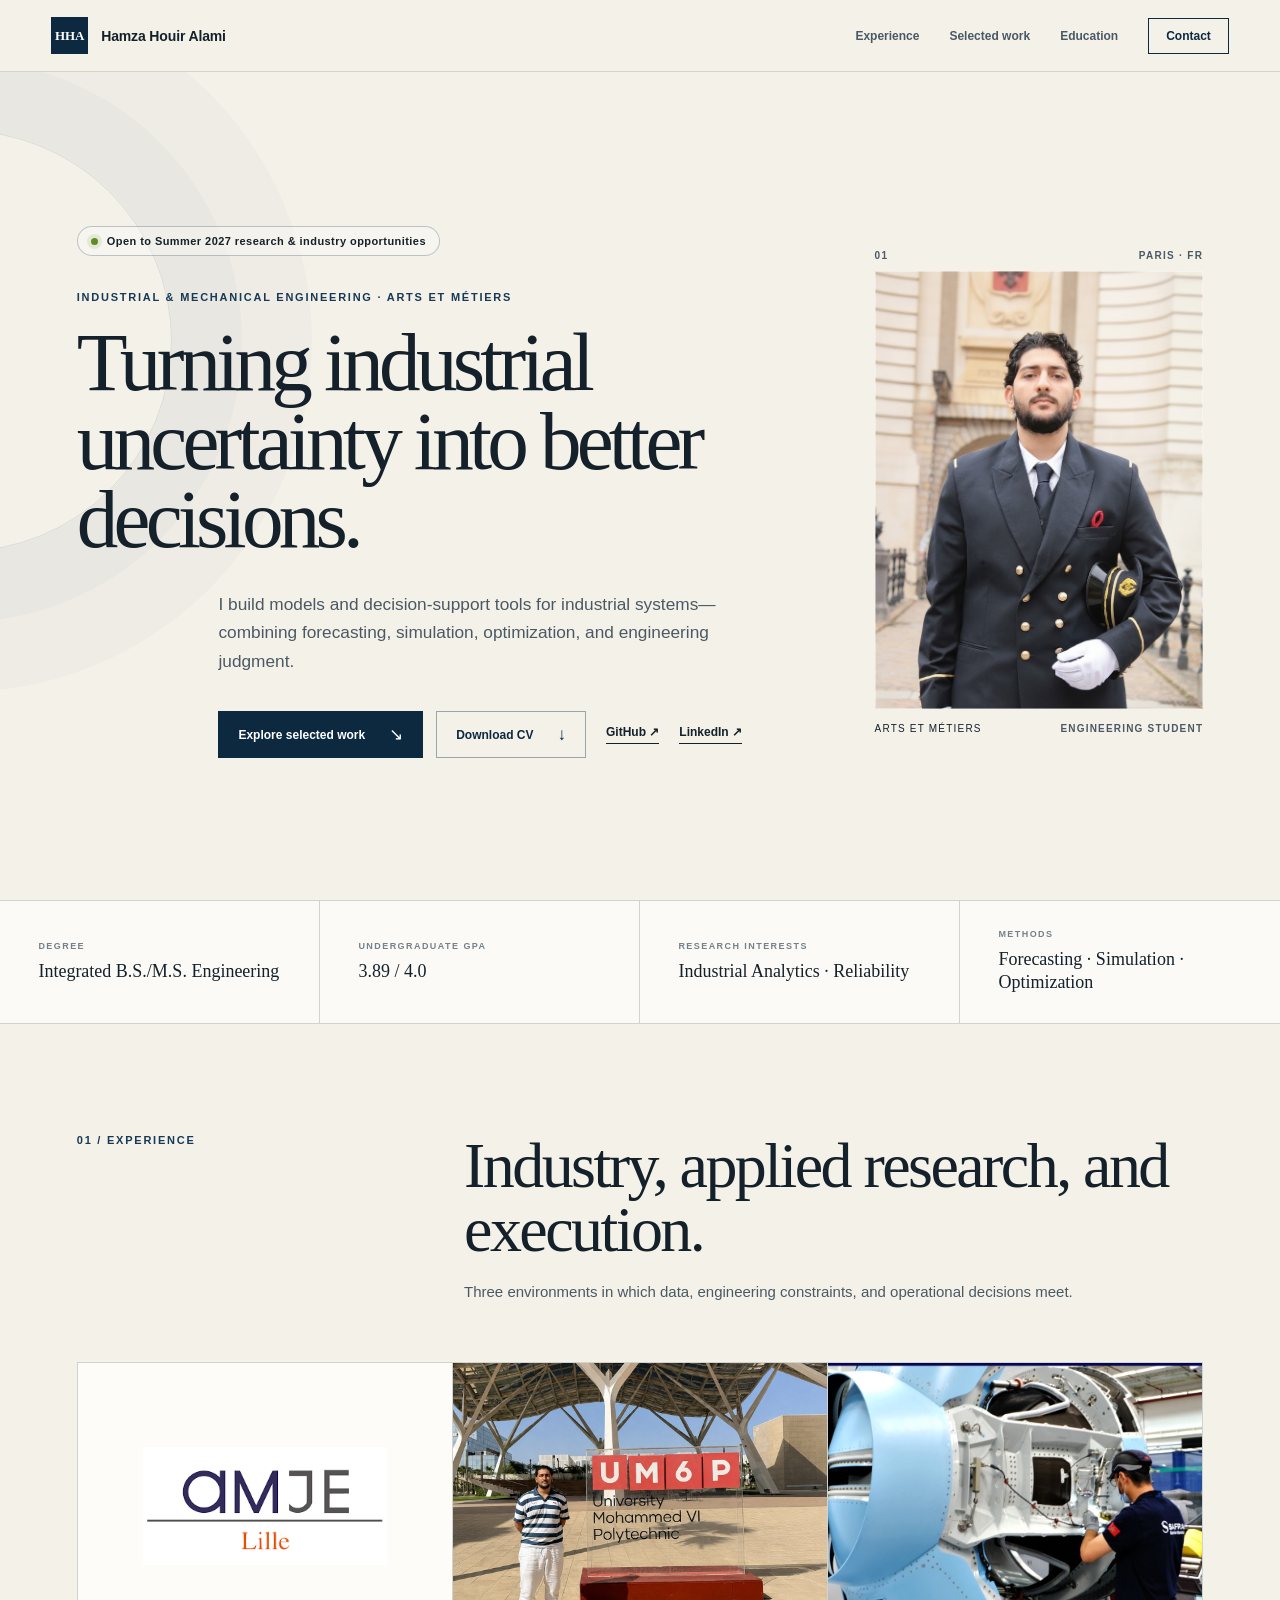
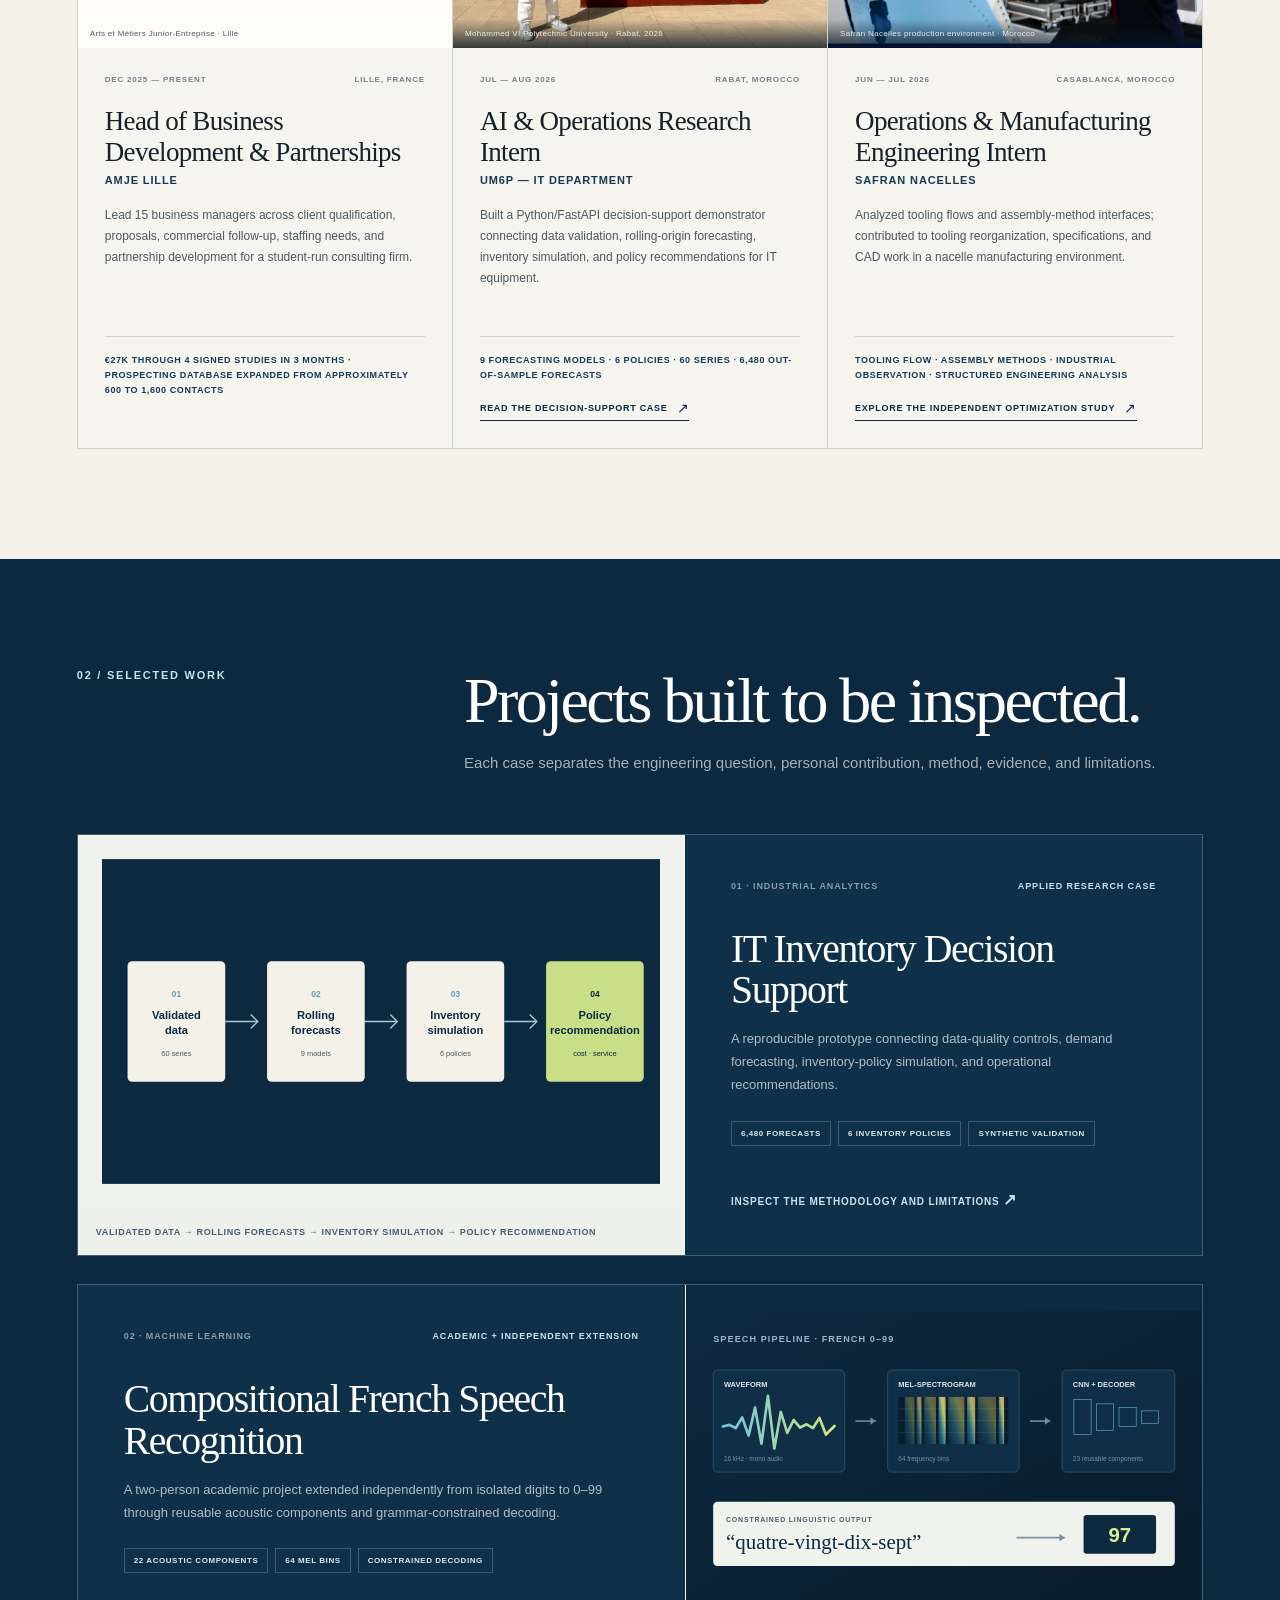
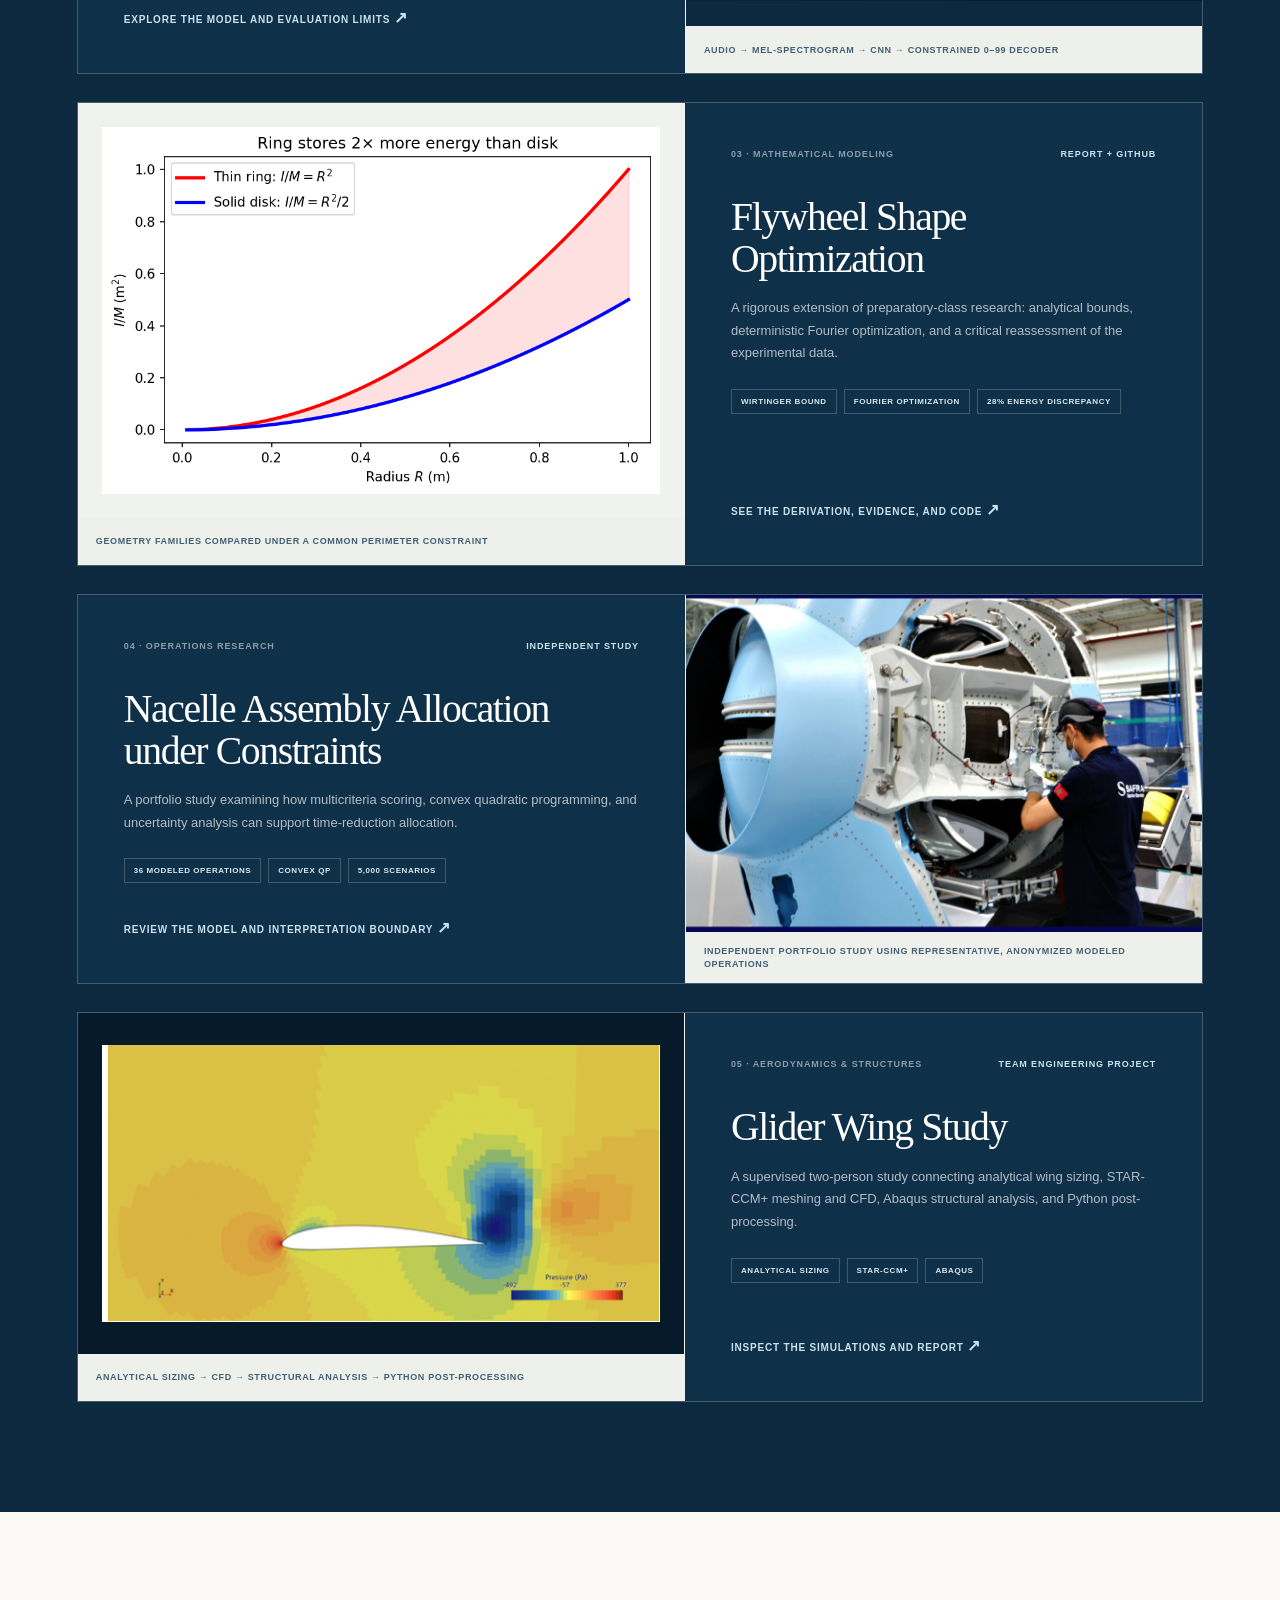
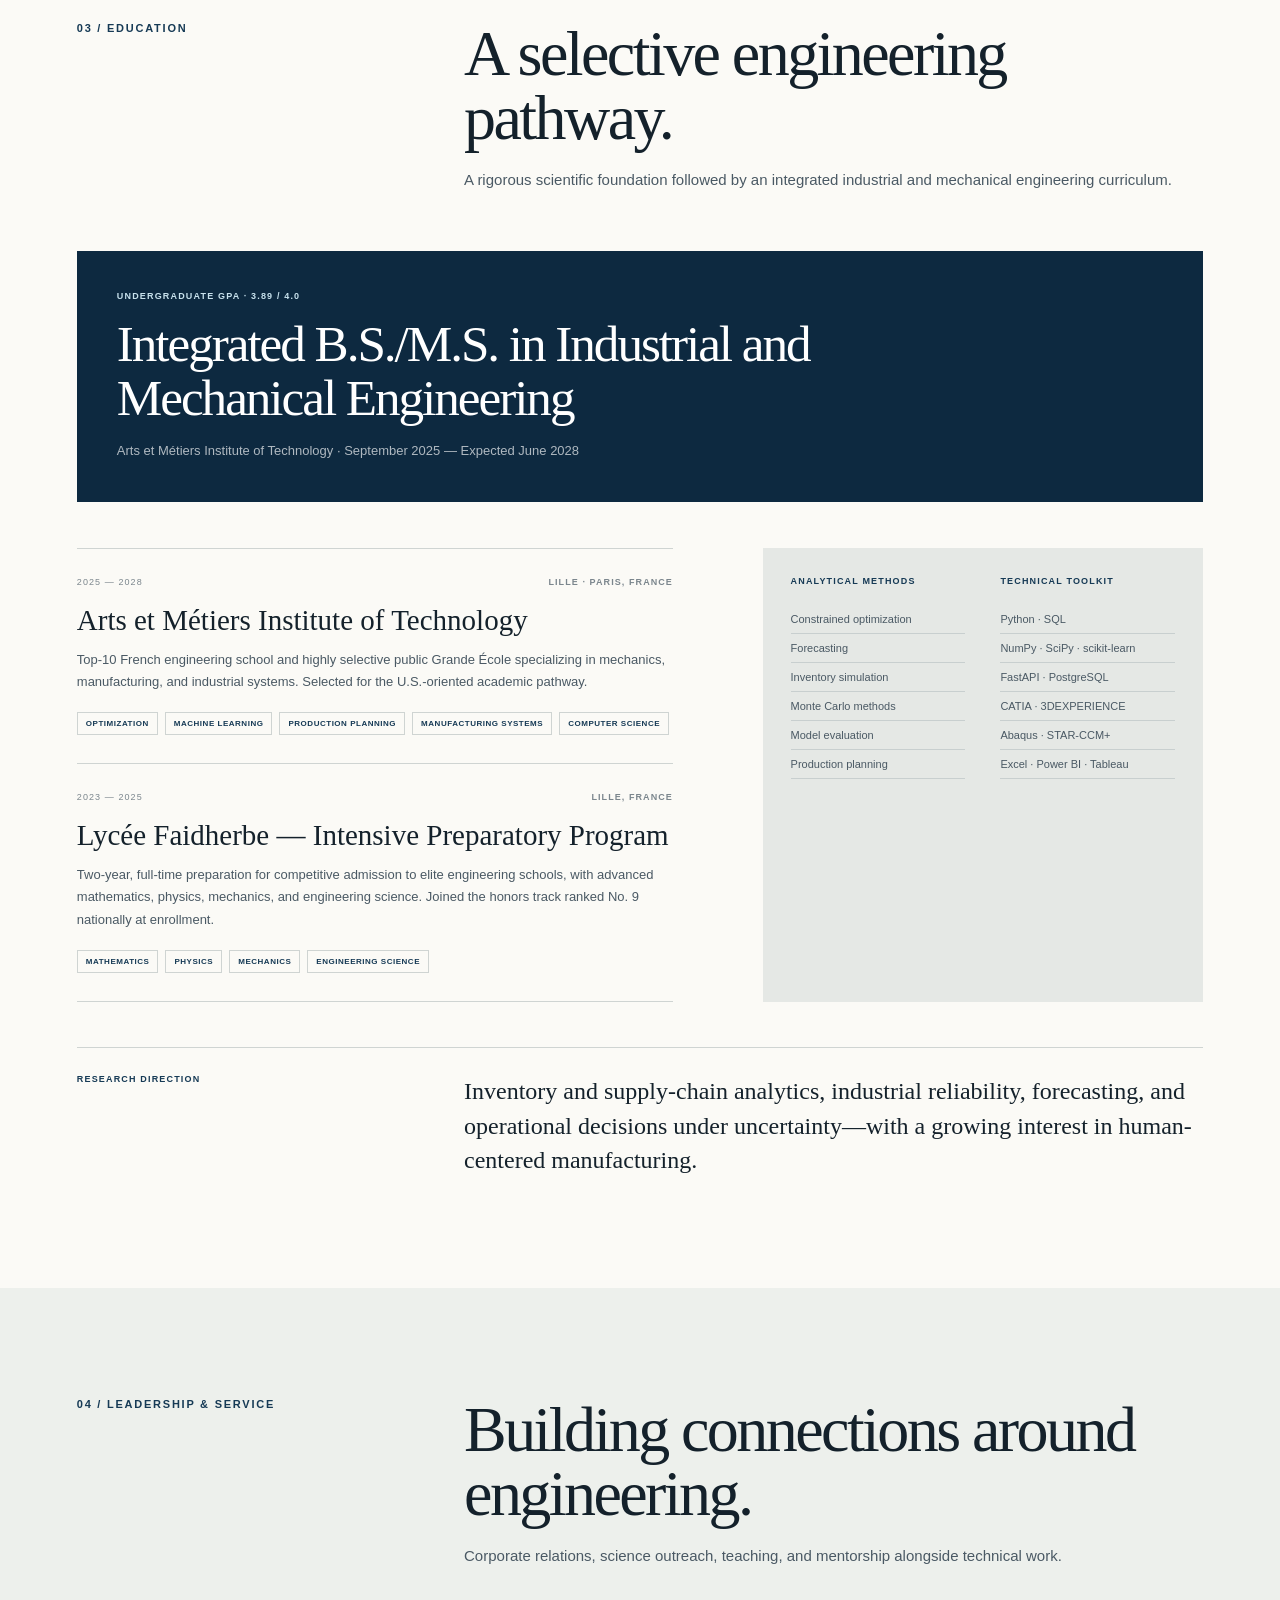
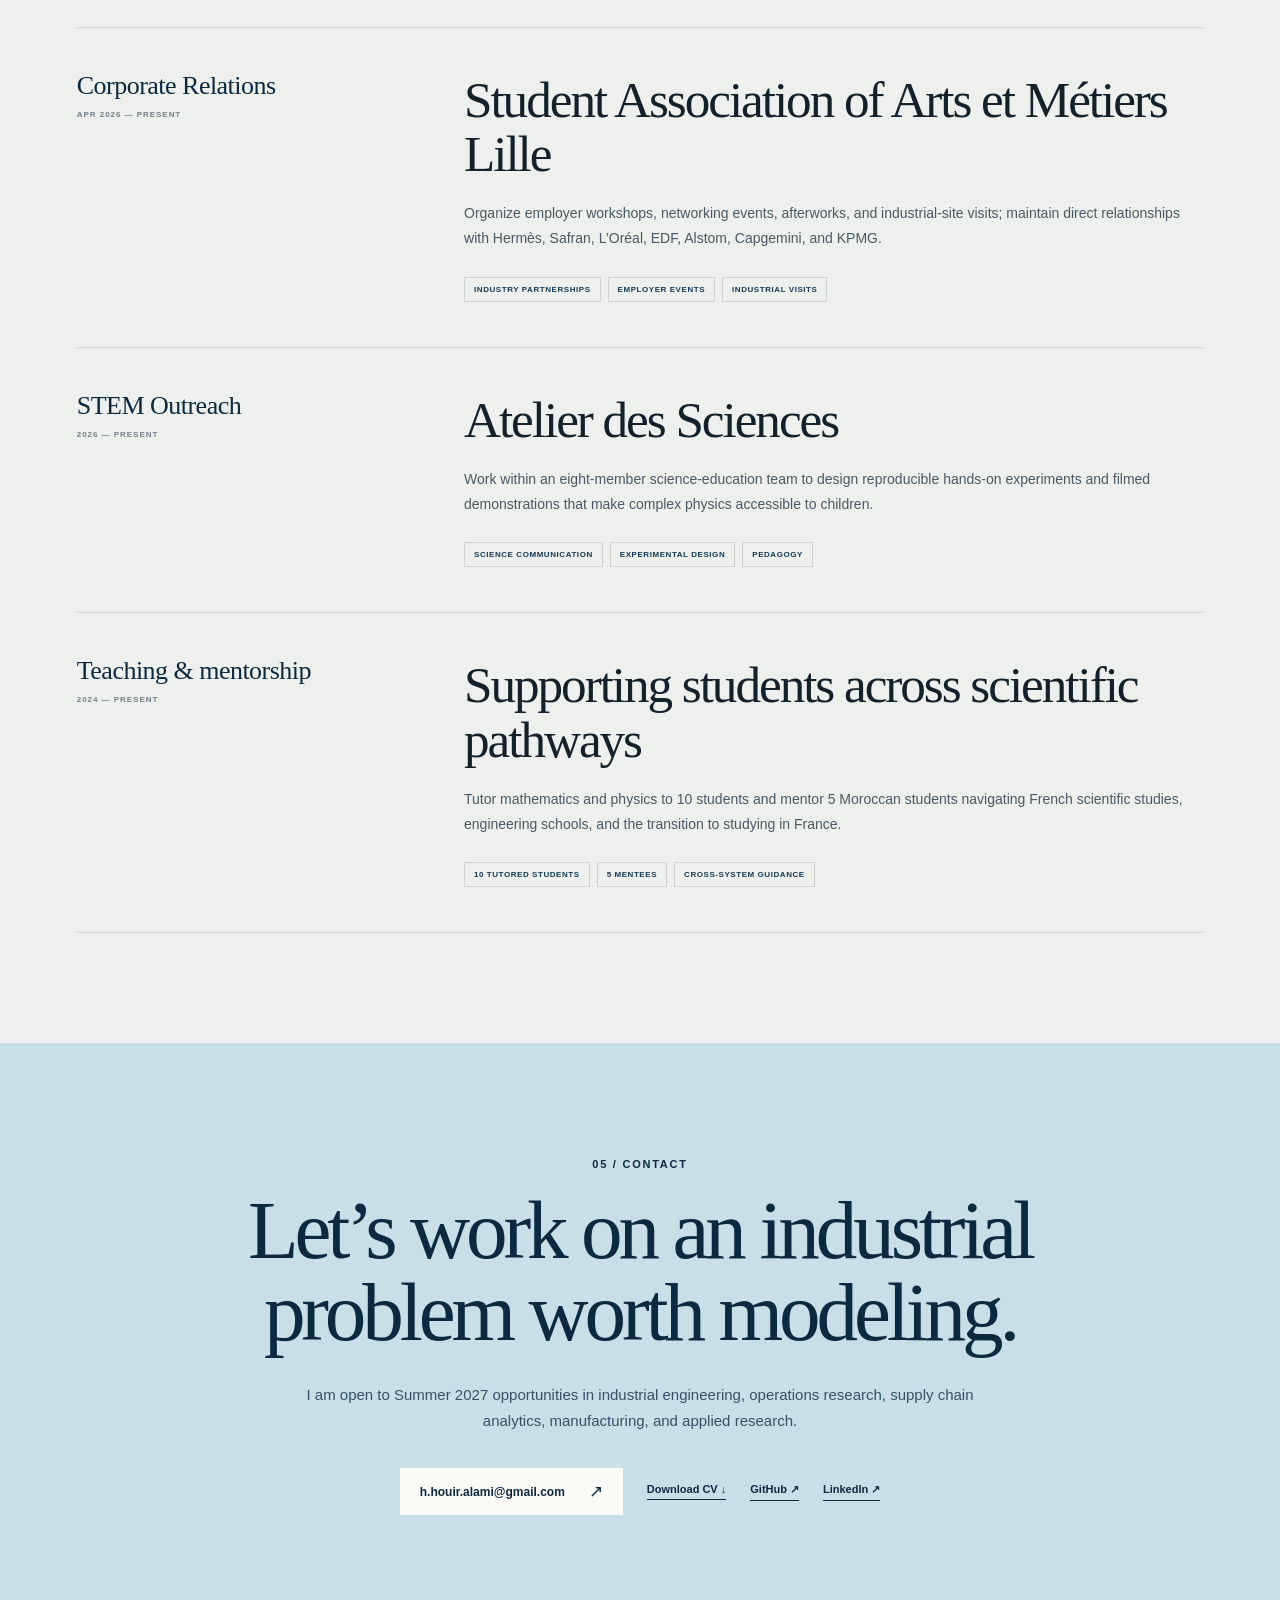
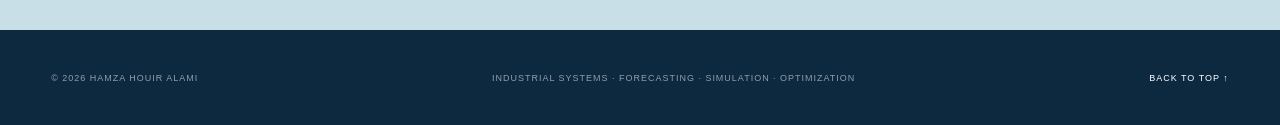
<file: index.html>
<!doctype html>
<html lang="en">
<head>
  <meta charset="utf-8">
  <meta name="viewport" content="width=device-width, initial-scale=1">
  <title>Hamza Houir Alami — Industrial &amp; Mechanical Engineering</title>
  <meta name="description" content="Portfolio of Hamza Houir Alami, an Arts et Métiers engineering student working on industrial systems, forecasting, optimization, and decision-making under uncertainty.">
  <meta name="theme-color" content="#0d2940">
  <meta property="og:title" content="Hamza Houir Alami — Engineering Portfolio">
  <meta property="og:description" content="Industrial systems, forecasting, optimization, and decision-making under uncertainty.">
  <meta property="og:type" content="website">
  <meta property="og:url" content="https://hamza-67.github.io/">
  <meta property="og:image" content="hamza.jpg">
  <meta name="twitter:card" content="summary_large_image">
  <link rel="stylesheet" href="styles.css?v=10">
  <script type="application/ld+json">
  {
    "@context": "https://schema.org",
    "@type": "Person",
    "name": "Hamza Houir Alami",
    "jobTitle": "Industrial and Mechanical Engineering Student",
    "email": "mailto:h.houir.alami@gmail.com",
    "url": "https://hamza-67.github.io/",
    "sameAs": ["https://github.com/Hamza-67", "https://www.linkedin.com/in/hamza-houir-alami-016a88372"],
    "affiliation": {"@type": "CollegeOrUniversity", "name": "Arts et Métiers Institute of Technology"},
    "knowsAbout": ["Industrial engineering", "Operations research", "Mechanical engineering", "Forecasting", "Optimization", "Supply chain", "Manufacturing systems"]
  }
  </script>
</head>
<body>
  <a class="skip-link" href="#main">Skip to content</a>
  <header class="site-header">
    <a class="brand" href="#top" aria-label="Hamza Houir Alami — home"><span>HHA</span><strong>Hamza Houir Alami</strong></a>
    <nav aria-label="Main navigation">
      <a href="#experience">Experience</a><a href="#work">Selected work</a><a href="#academics">Education</a><a class="nav-contact" href="mailto:h.houir.alami@gmail.com">Contact</a>
    </nav>
  </header>

  <main id="main">
    <section class="hero" id="top">
      <div class="hero-copy">
        <div class="status-pill"><i></i> Open to Summer 2027 research &amp; industry opportunities</div>
        <p class="kicker">Industrial &amp; Mechanical Engineering · Arts et Métiers</p>
        <h1>Turning industrial uncertainty into better decisions.</h1>
        <p class="hero-lead">I build models and decision-support tools for industrial systems—combining forecasting, simulation, optimization, and engineering judgment.</p>
        <div class="hero-actions">
          <a class="button button-primary" href="#work">Explore selected work <span>↘</span></a>
          <a class="button button-secondary" href="assets/Hamza_Houir_Alami_CV.pdf" download>Download CV <span>↓</span></a>
          <a class="text-link" href="https://github.com/Hamza-67" target="_blank" rel="noreferrer">GitHub ↗</a>
          <a class="text-link" href="https://www.linkedin.com/in/hamza-houir-alami-016a88372" target="_blank" rel="noreferrer">LinkedIn ↗</a>
        </div>
      </div>
      <div class="hero-portrait-wrap">
        <div class="portrait-index"><span>01</span><span>PARIS · FR</span></div>
        <div class="portrait-frame"><img src="hamza.jpg" alt="Hamza Houir Alami"></div>
        <div class="portrait-caption"><span>Arts et Métiers</span><strong>Engineering Student</strong></div>
      </div>
    </section>

    <section class="proof-strip" aria-label="Profile summary">
      <div><span>Degree</span><strong>Integrated B.S./M.S. Engineering</strong></div>
      <div><span>Undergraduate GPA</span><strong>3.89 / 4.0</strong></div>
      <div><span>Research interests</span><strong>Industrial Analytics · Reliability</strong></div>
      <div><span>Methods</span><strong>Forecasting · Simulation · Optimization</strong></div>
    </section>

    <section class="section" id="experience">
      <div class="section-heading">
        <p>01 / Experience</p><h2>Industry, applied research, and execution.</h2><span>Three environments in which data, engineering constraints, and operational decisions meet.</span>
      </div>
      <div class="experience-cards">
        <article class="experience-card">
          <figure class="experience-media experience-media-logo">
            <img src="assets/experience-amje.png" alt="AMJE Lille logo" loading="lazy">
            <figcaption>Arts et Métiers Junior-Entreprise · Lille</figcaption>
          </figure>
          <div class="experience-card-copy">
            <div class="experience-meta"><span>Dec 2025 — Present</span><span>Lille, France</span></div>
            <h3>Head of Business Development &amp; Partnerships</h3><p class="experience-org">AMJE Lille</p>
            <p>Lead 15 business managers across client qualification, proposals, commercial follow-up, staffing needs, and partnership development for a student-run consulting firm.</p>
            <strong>€27k through 4 signed studies in 3 months · prospecting database expanded from approximately 600 to 1,600 contacts</strong>
          </div>
        </article>

        <article class="experience-card">
          <figure class="experience-media experience-media-portrait">
            <img src="assets/experience-um6p.jpg" alt="Hamza Houir Alami at Mohammed VI Polytechnic University in Rabat" loading="lazy">
            <figcaption>Mohammed VI Polytechnic University · Rabat, 2026</figcaption>
          </figure>
          <div class="experience-card-copy">
            <div class="experience-meta"><span>Jul — Aug 2026</span><span>Rabat, Morocco</span></div>
            <h3>AI &amp; Operations Research Intern</h3><p class="experience-org">UM6P — IT Department</p>
            <p>Built a Python/FastAPI decision-support demonstrator connecting data validation, rolling-origin forecasting, inventory simulation, and policy recommendations for IT equipment.</p>
            <strong>9 forecasting models · 6 policies · 60 series · 6,480 out-of-sample forecasts</strong>
            <a class="experience-case-link" href="projects/um6p-decision-support.html">Read the decision-support case <span>↗</span></a>
          </div>
        </article>

        <article class="experience-card">
          <figure class="experience-media">
            <img src="assets/experience-safran.jpg" alt="Aircraft nacelle manufacturing environment" loading="lazy">
            <figcaption>Safran Nacelles production environment · Morocco</figcaption>
          </figure>
          <div class="experience-card-copy">
            <div class="experience-meta"><span>Jun — Jul 2026</span><span>Casablanca, Morocco</span></div>
            <h3>Operations &amp; Manufacturing Engineering Intern</h3><p class="experience-org">Safran Nacelles</p>
            <p>Analyzed tooling flows and assembly-method interfaces; contributed to tooling reorganization, specifications, and CAD work in a nacelle manufacturing environment.</p>
            <strong>Tooling flow · assembly methods · industrial observation · structured engineering analysis</strong>
            <a class="experience-case-link" href="projects/safran-optimization.html">Explore the independent optimization study <span>↗</span></a>
          </div>
        </article>

      </div>
    </section>

    <section class="section work-section" id="work">
      <div class="section-heading light">
        <p>02 / Selected work</p><h2>Projects built to be inspected.</h2><span>Each case separates the engineering question, personal contribution, method, evidence, and limitations.</span>
      </div>
      <div class="project-showcase">
        <a class="project-feature" href="projects/um6p-decision-support.html">
          <figure class="project-feature-media project-feature-graphic project-feature-cnn">
            <img src="assets/inventory-decision-pipeline.svg" alt="Forecasting, inventory simulation, and policy recommendation pipeline" loading="lazy">
            <figcaption>Validated data → rolling forecasts → inventory simulation → policy recommendation</figcaption>
          </figure>
          <div class="project-feature-copy"><div class="project-feature-meta"><span>01 · Industrial analytics</span><b>Applied research case</b></div><h3>IT Inventory Decision Support</h3><p>A reproducible prototype connecting data-quality controls, demand forecasting, inventory-policy simulation, and operational recommendations.</p><ul><li>6,480 forecasts</li><li>6 inventory policies</li><li>Synthetic validation</li></ul><strong>Inspect the methodology and limitations <em>↗</em></strong></div>
        </a>

        <a class="project-feature project-feature-reverse project-feature-cnn" href="projects/speech-recognition.html">
          <figure class="project-feature-media project-feature-graphic">
            <img src="assets/cnn-mel-pipeline.svg" alt="Audio waveform transformed into a mel-spectrogram and decoded by a CNN" loading="lazy">
            <figcaption>Audio → mel-spectrogram → CNN → constrained 0–99 decoder</figcaption>
          </figure>
          <div class="project-feature-copy"><div class="project-feature-meta"><span>02 · Machine learning</span><b>Academic + independent extension</b></div><h3>Compositional French Speech Recognition</h3><p>A two-person academic project extended independently from isolated digits to 0–99 through reusable acoustic components and grammar-constrained decoding.</p><ul><li>22 acoustic components</li><li>64 mel bins</li><li>Constrained decoding</li></ul><strong>Explore the model and evaluation limits <em>↗</em></strong></div>
        </a>

        <a class="project-feature" href="projects/flywheel.html">
          <figure class="project-feature-media project-feature-graphic">
            <img src="assets/flywheel-shapes.png" alt="Comparison of flywheel geometries" loading="lazy">
            <figcaption>Geometry families compared under a common perimeter constraint</figcaption>
          </figure>
          <div class="project-feature-copy"><div class="project-feature-meta"><span>03 · Mathematical modeling</span><b>Report + GitHub</b></div><h3>Flywheel Shape Optimization</h3><p>A rigorous extension of preparatory-class research: analytical bounds, deterministic Fourier optimization, and a critical reassessment of the experimental data.</p><ul><li>Wirtinger bound</li><li>Fourier optimization</li><li>28% energy discrepancy</li></ul><strong>See the derivation, evidence, and code <em>↗</em></strong></div>
        </a>

        <a class="project-feature project-feature-reverse" href="projects/safran-optimization.html">
          <figure class="project-feature-media project-feature-photo">
            <img src="assets/experience-safran.jpg" alt="Aircraft nacelle assembly environment" loading="lazy">
            <figcaption>Independent portfolio study using representative, anonymized modeled operations</figcaption>
          </figure>
          <div class="project-feature-copy"><div class="project-feature-meta"><span>04 · Operations research</span><b>Independent study</b></div><h3>Nacelle Assembly Allocation under Constraints</h3><p>A portfolio study examining how multicriteria scoring, convex quadratic programming, and uncertainty analysis can support time-reduction allocation.</p><ul><li>36 modeled operations</li><li>Convex QP</li><li>5,000 scenarios</li></ul><strong>Review the model and interpretation boundary <em>↗</em></strong></div>
        </a>

        <a class="project-feature" href="projects/glider.html">
          <figure class="project-feature-media project-feature-graphic project-feature-dark">
            <img src="assets/glider-cfd.png" alt="STAR-CCM+ pressure distribution around a glider wing" loading="lazy">
            <figcaption>Analytical sizing → CFD → structural analysis → Python post-processing</figcaption>
          </figure>
          <div class="project-feature-copy"><div class="project-feature-meta"><span>05 · Aerodynamics &amp; structures</span><b>Team engineering project</b></div><h3>Glider Wing Study</h3><p>A supervised two-person study connecting analytical wing sizing, STAR-CCM+ meshing and CFD, Abaqus structural analysis, and Python post-processing.</p><ul><li>Analytical sizing</li><li>STAR-CCM+</li><li>Abaqus</li></ul><strong>Inspect the simulations and report <em>↗</em></strong></div>
        </a>
      </div>
    </section>

    <section class="section academics-section" id="academics">
      <div class="section-heading"><p>03 / Education</p><h2>A selective engineering pathway.</h2><span>A rigorous scientific foundation followed by an integrated industrial and mechanical engineering curriculum.</span></div>
      <div class="degree-banner">
        <span>Undergraduate GPA · 3.89 / 4.0</span><h3>Integrated B.S./M.S. in Industrial and Mechanical Engineering</h3><p>Arts et Métiers Institute of Technology · September 2025 — Expected June 2028</p>
      </div>
      <div class="academics-grid">
        <div class="education-list">
          <article>
            <div><span>2025 — 2028</span><b>Lille · Paris, France</b></div><h3>Arts et Métiers Institute of Technology</h3>
            <p>Top-10 French engineering school and highly selective public Grande École specializing in mechanics, manufacturing, and industrial systems. Selected for the U.S.-oriented academic pathway.</p>
            <ul class="academic-tags"><li>Optimization</li><li>Machine learning</li><li>Production planning</li><li>Manufacturing systems</li><li>Computer science</li></ul>
          </article>
          <article>
            <div><span>2023 — 2025</span><b>Lille, France</b></div><h3>Lycée Faidherbe — Intensive Preparatory Program</h3>
            <p>Two-year, full-time preparation for competitive admission to elite engineering schools, with advanced mathematics, physics, mechanics, and engineering science. Joined the honors track ranked No. 9 nationally at enrollment.</p>
            <ul class="academic-tags"><li>Mathematics</li><li>Physics</li><li>Mechanics</li><li>Engineering science</li></ul>
          </article>
        </div>
        <aside class="skills-panel" aria-label="Academic toolkit">
          <div><span>Analytical methods</span><ul><li>Constrained optimization</li><li>Forecasting</li><li>Inventory simulation</li><li>Monte Carlo methods</li><li>Model evaluation</li><li>Production planning</li></ul></div>
          <div><span>Technical toolkit</span><ul><li>Python · SQL</li><li>NumPy · SciPy · scikit-learn</li><li>FastAPI · PostgreSQL</li><li>CATIA · 3DEXPERIENCE</li><li>Abaqus · STAR-CCM+</li><li>Excel · Power BI · Tableau</li></ul></div>
        </aside>
      </div>
      <div class="graduate-note"><span>Research direction</span><p>Inventory and supply-chain analytics, industrial reliability, forecasting, and operational decisions under uncertainty—with a growing interest in human-centered manufacturing.</p></div>
    </section>

    <section class="section leadership-section" id="leadership">
      <div class="section-heading"><p>04 / Leadership &amp; service</p><h2>Building connections around engineering.</h2><span>Corporate relations, science outreach, teaching, and mentorship alongside technical work.</span></div>
      <article class="initiative-card">
        <div class="initiative-index"><span>Corporate Relations</span><b>Apr 2026 — Present</b></div>
        <div class="initiative-copy"><h3>Student Association of Arts et Métiers Lille</h3><p>Organize employer workshops, networking events, afterworks, and industrial-site visits; maintain direct relationships with Hermès, Safran, L’Oréal, EDF, Alstom, Capgemini, and KPMG.</p><ul><li>Industry partnerships</li><li>Employer events</li><li>Industrial visits</li></ul></div>
      </article>
      <article class="initiative-card">
        <div class="initiative-index"><span>STEM Outreach</span><b>2026 — Present</b></div>
        <div class="initiative-copy"><h3>Atelier des Sciences</h3><p>Work within an eight-member science-education team to design reproducible hands-on experiments and filmed demonstrations that make complex physics accessible to children.</p><ul><li>Science communication</li><li>Experimental design</li><li>Pedagogy</li></ul></div>
      </article>
      <article class="initiative-card">
        <div class="initiative-index"><span>Teaching &amp; mentorship</span><b>2024 — Present</b></div>
        <div class="initiative-copy"><h3>Supporting students across scientific pathways</h3><p>Tutor mathematics and physics to 10 students and mentor 5 Moroccan students navigating French scientific studies, engineering schools, and the transition to studying in France.</p><ul><li>10 tutored students</li><li>5 mentees</li><li>Cross-system guidance</li></ul></div>
      </article>
    </section>

    <section class="contact-section" id="contact">
      <p>05 / Contact</p><h2>Let’s work on an industrial problem worth modeling.</h2><p class="contact-copy">I am open to Summer 2027 opportunities in industrial engineering, operations research, supply chain analytics, manufacturing, and applied research.</p>
      <div class="contact-actions"><a class="button button-light" href="mailto:h.houir.alami@gmail.com">h.houir.alami@gmail.com <span>↗</span></a><a href="assets/Hamza_Houir_Alami_CV.pdf" download>Download CV ↓</a><a href="https://github.com/Hamza-67" target="_blank" rel="noreferrer">GitHub ↗</a><a href="https://www.linkedin.com/in/hamza-houir-alami-016a88372" target="_blank" rel="noreferrer">LinkedIn ↗</a></div>
    </section>
  </main>

  <footer><span>© 2026 Hamza Houir Alami</span><span>Industrial systems · Forecasting · Simulation · Optimization</span><a href="#top">Back to top ↑</a></footer>
</body>
</html>
</file>
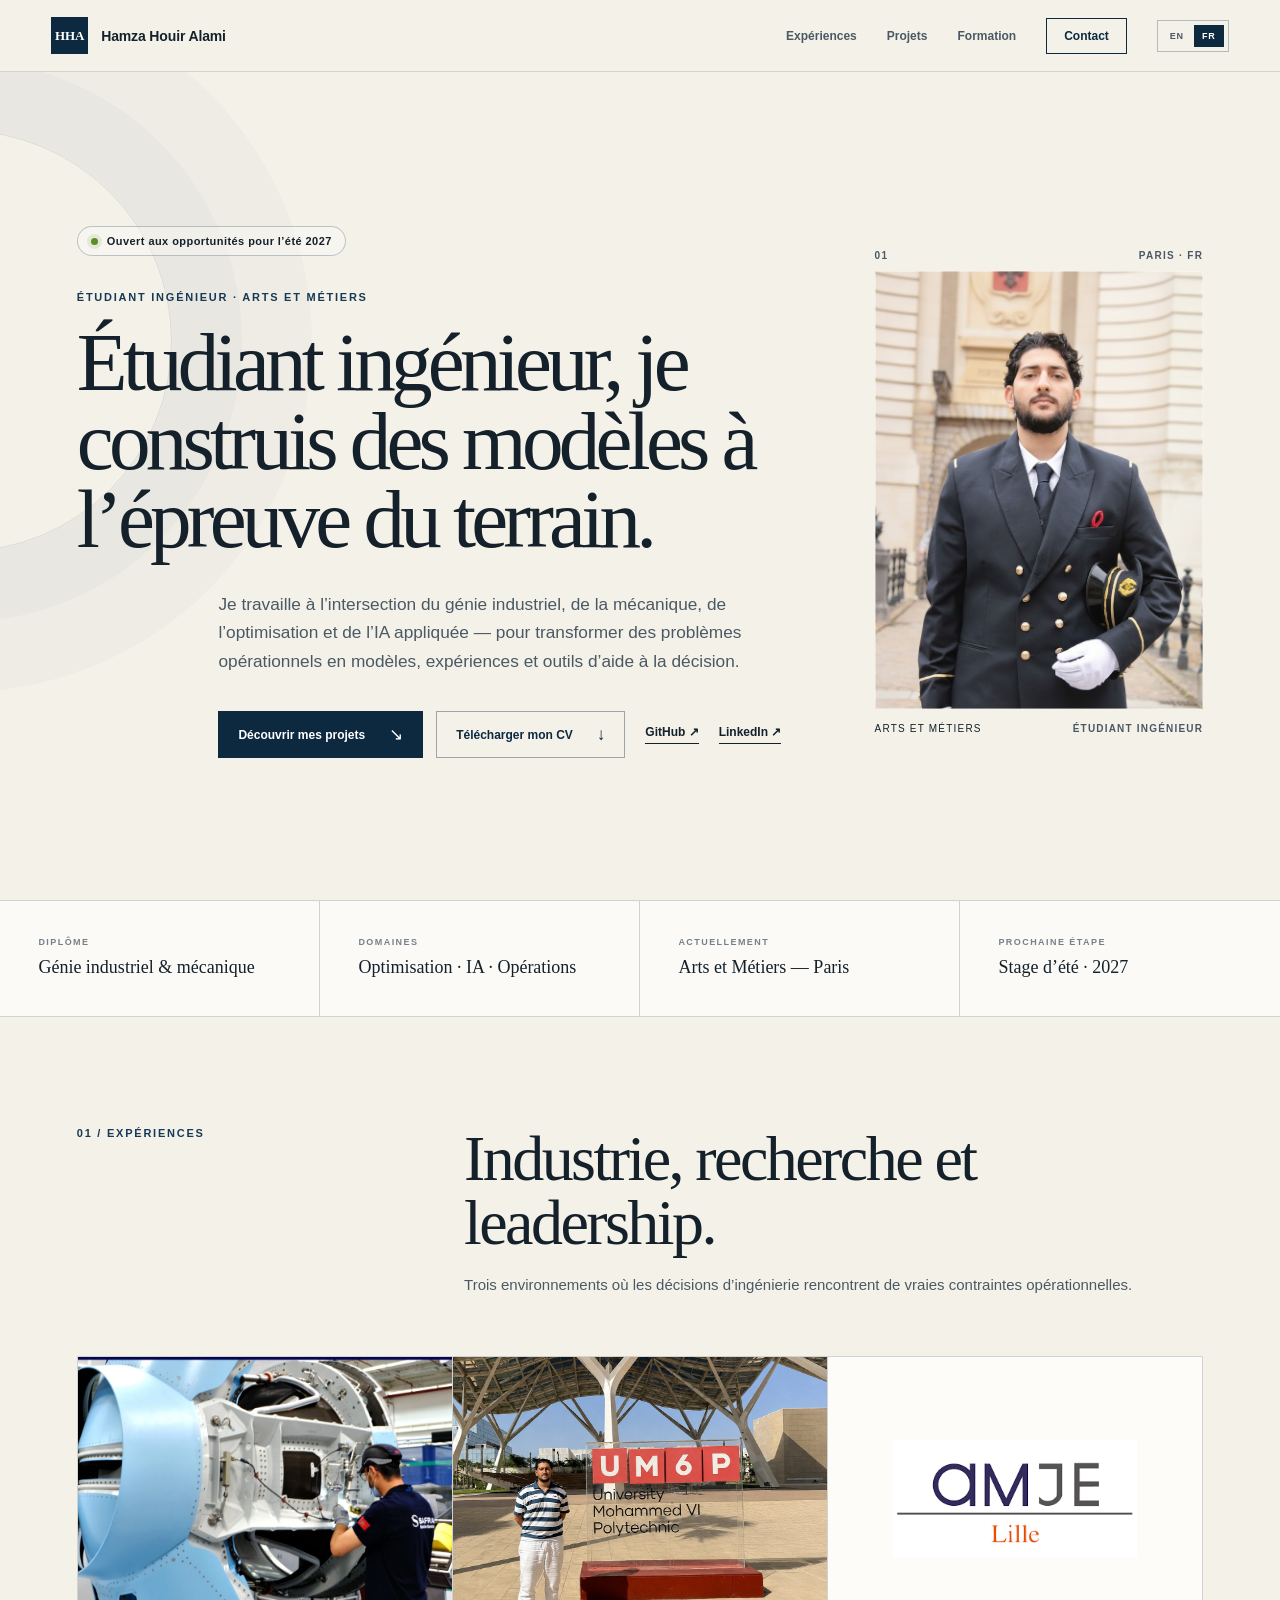
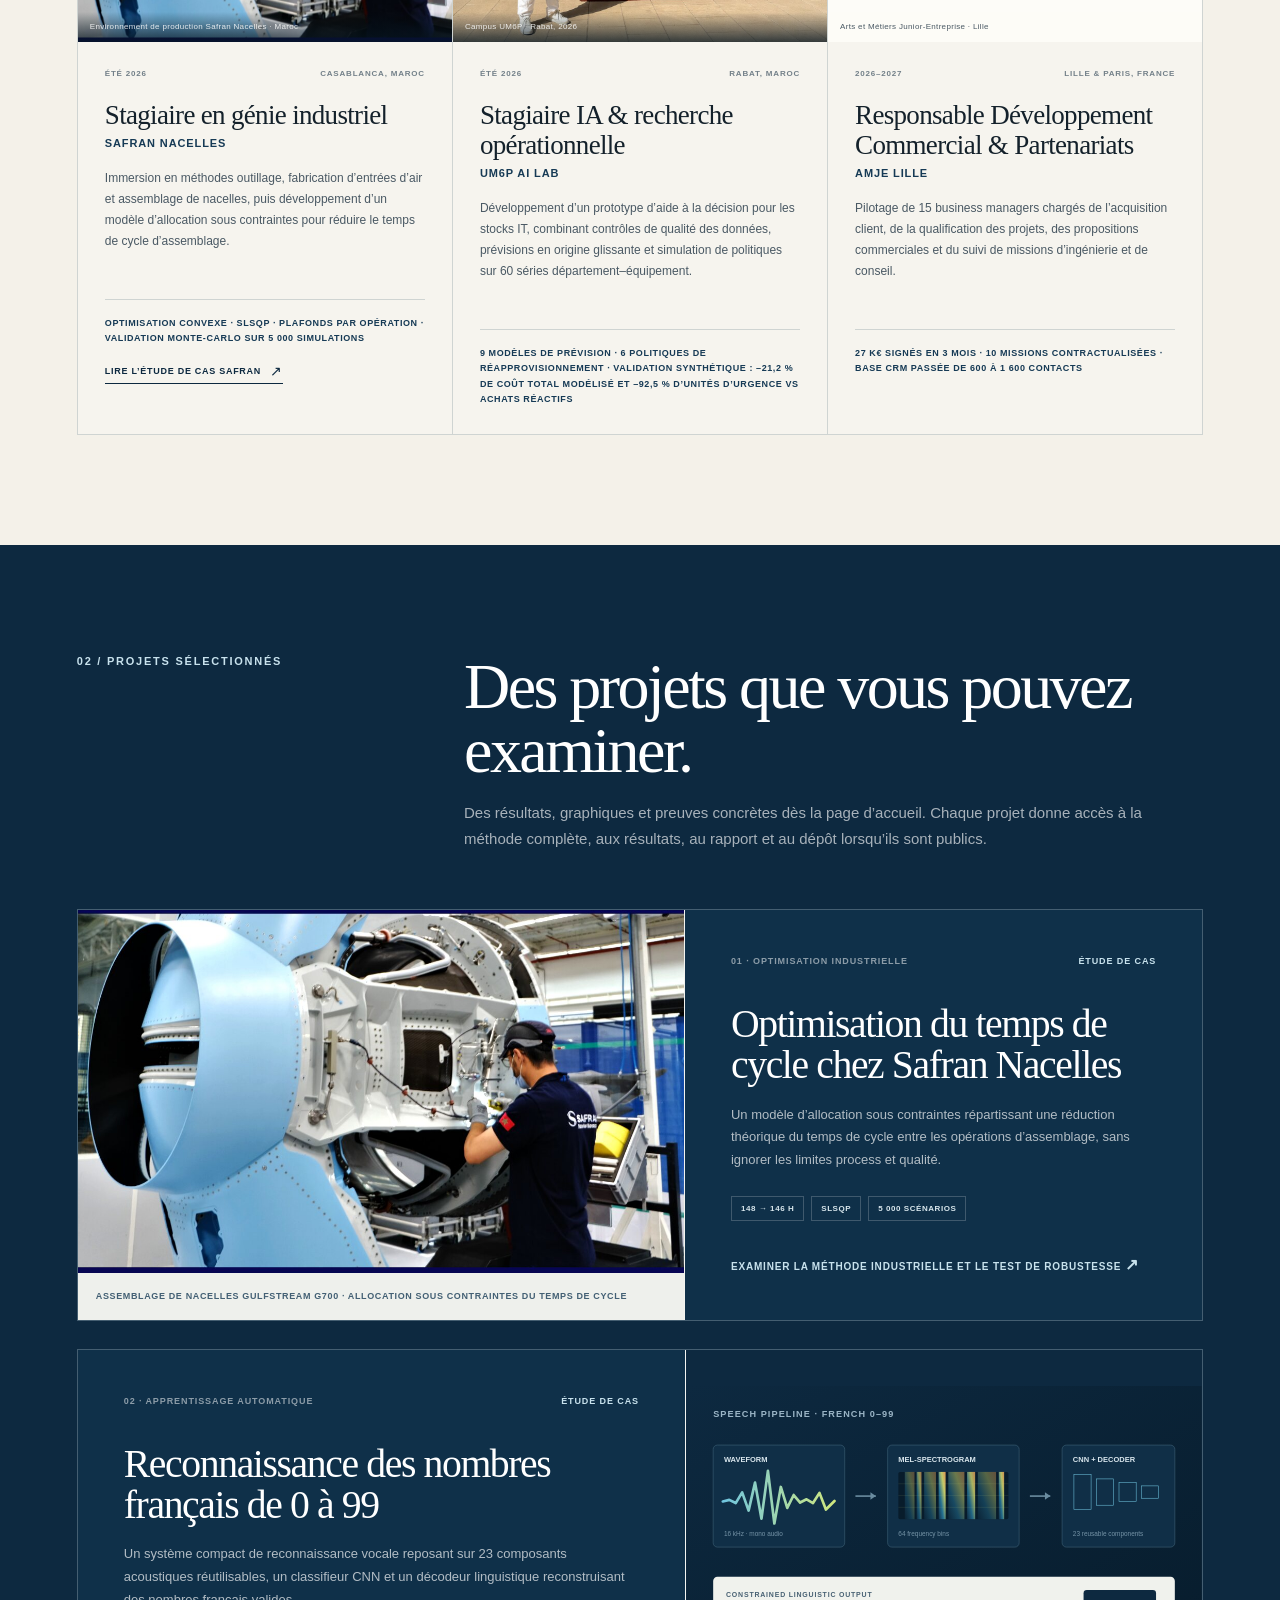
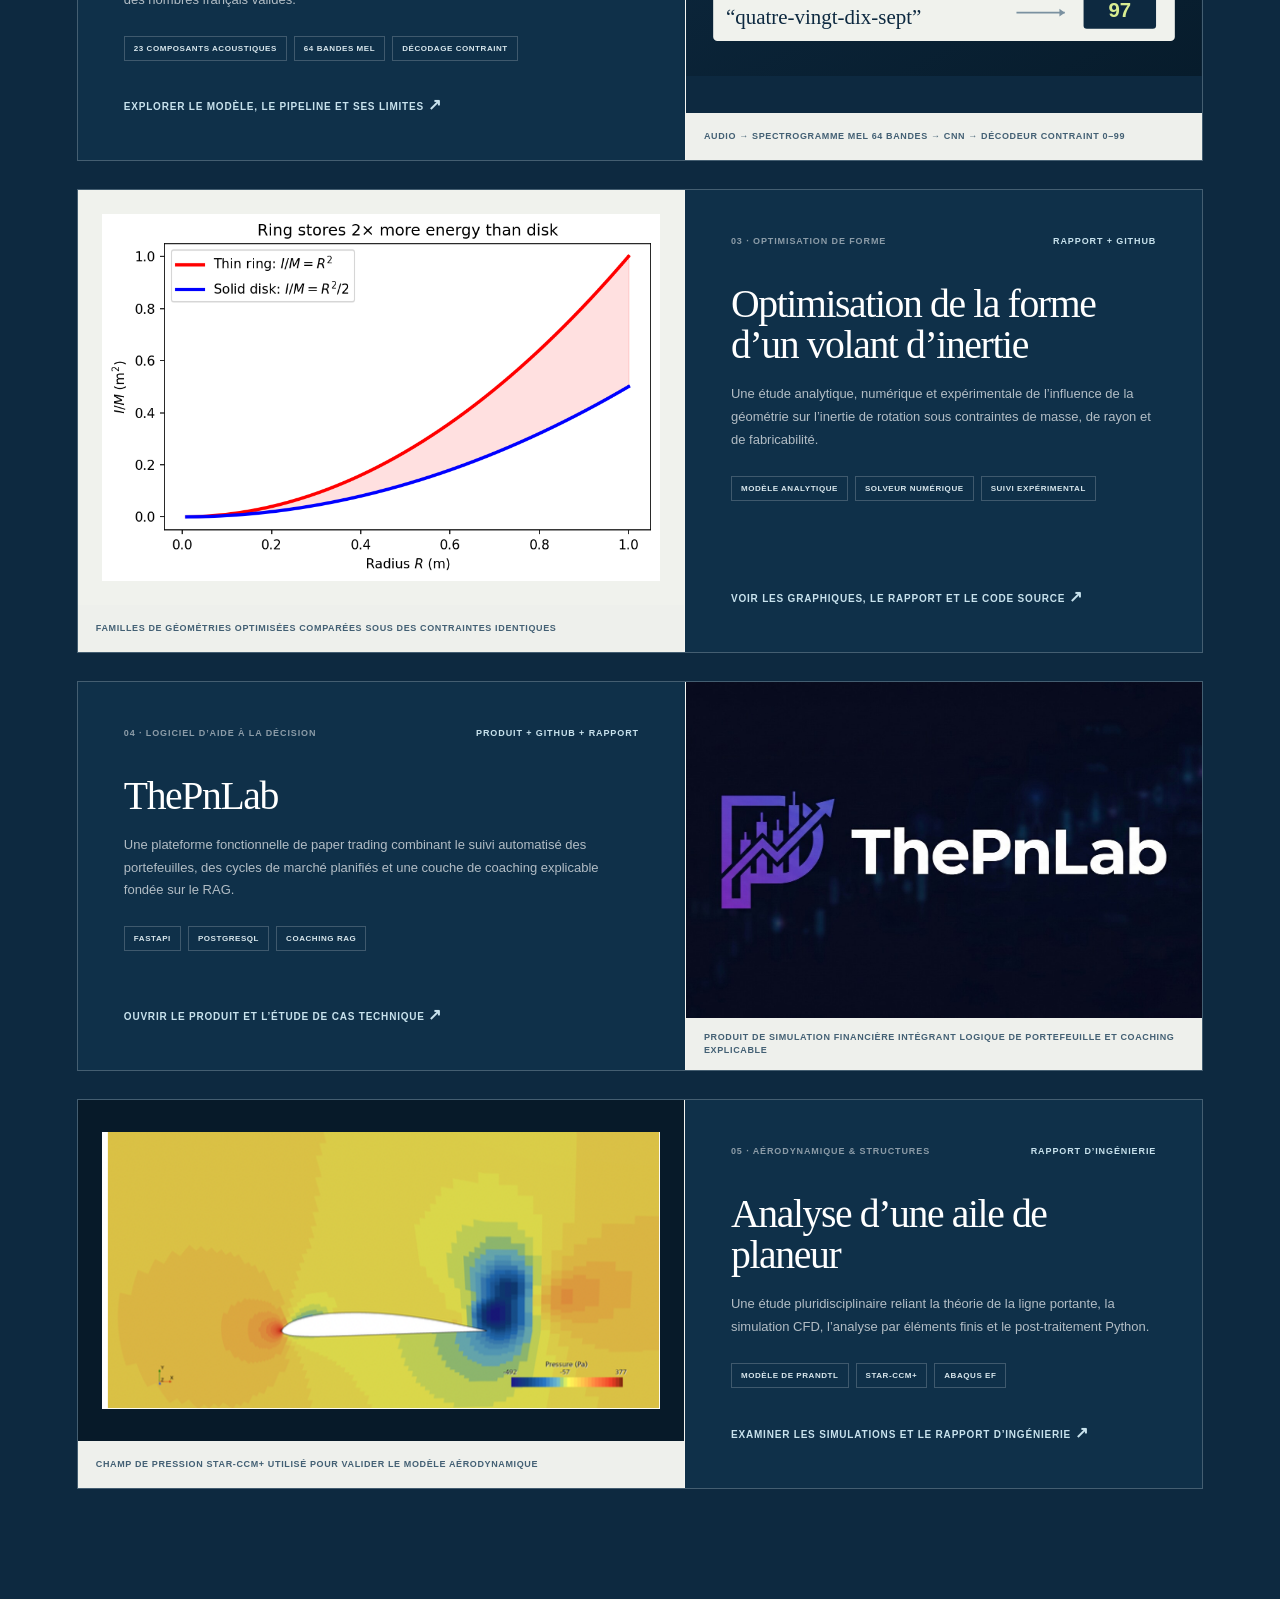
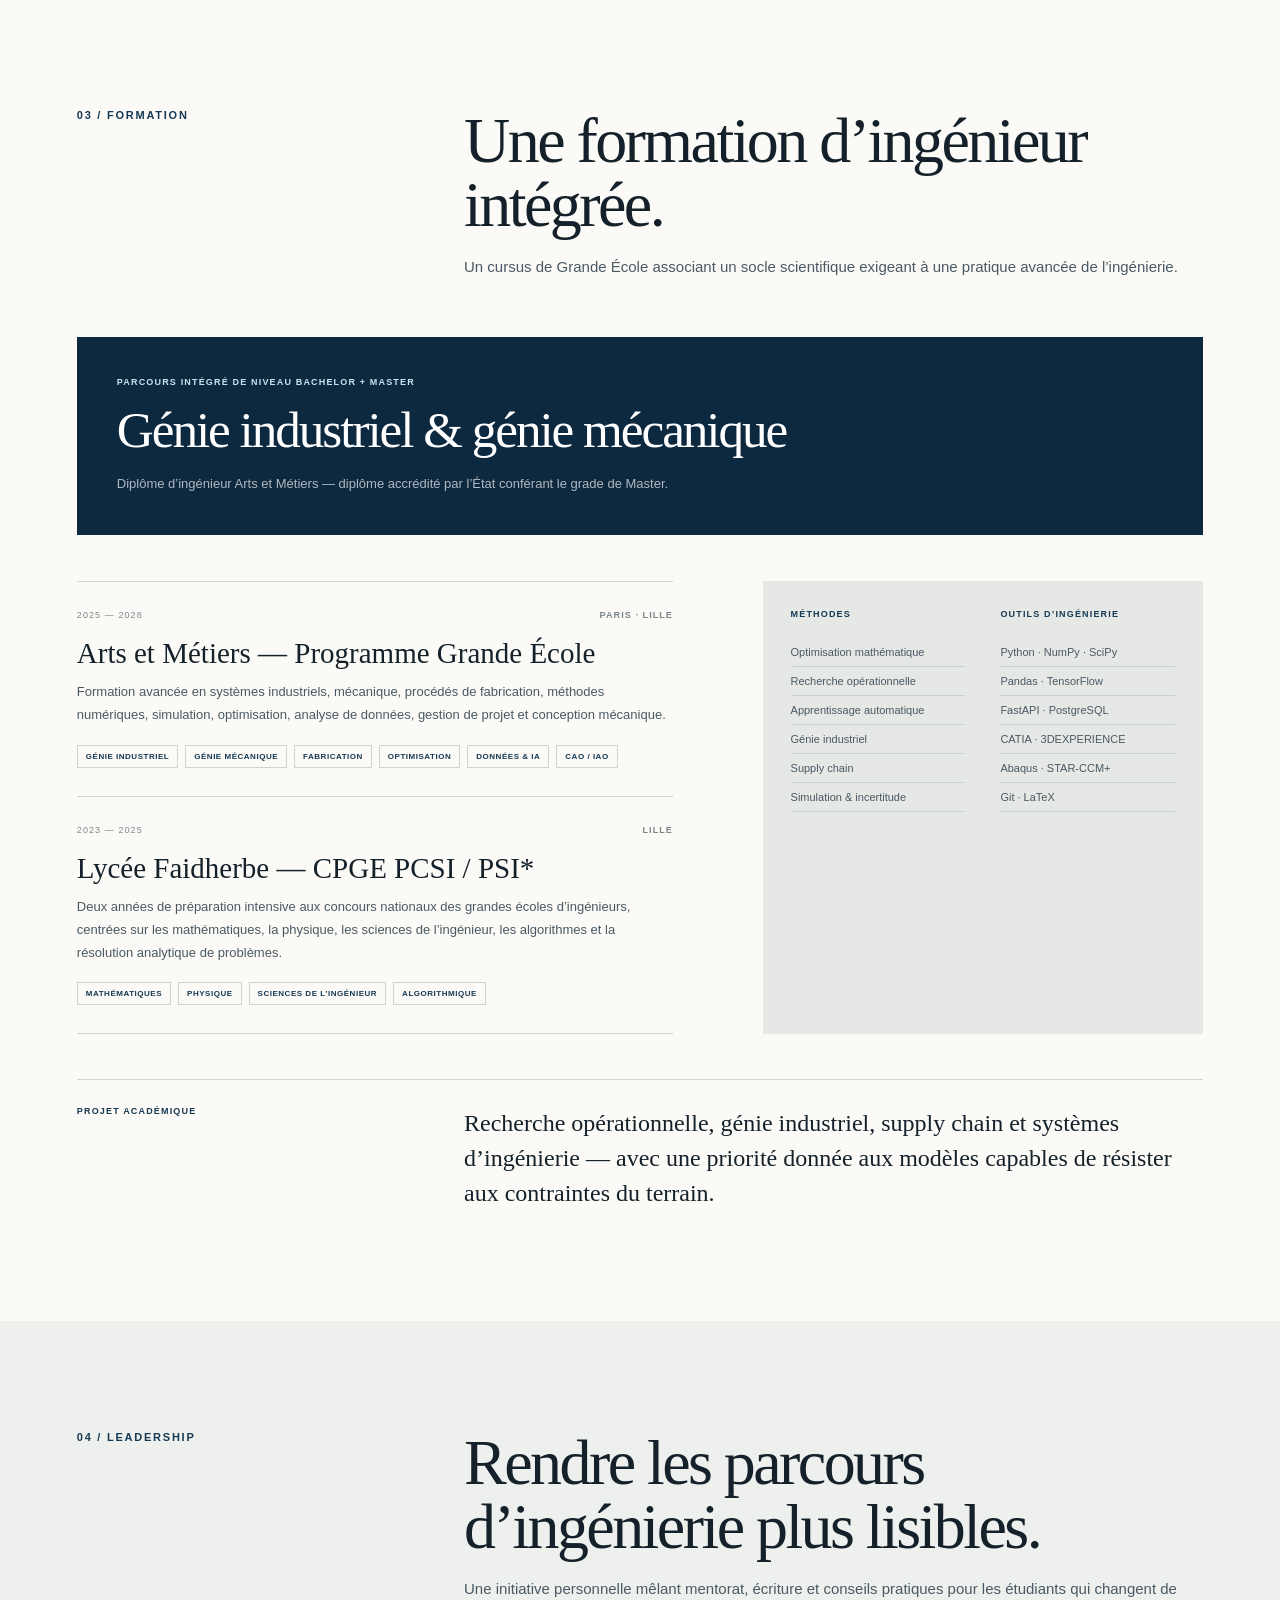
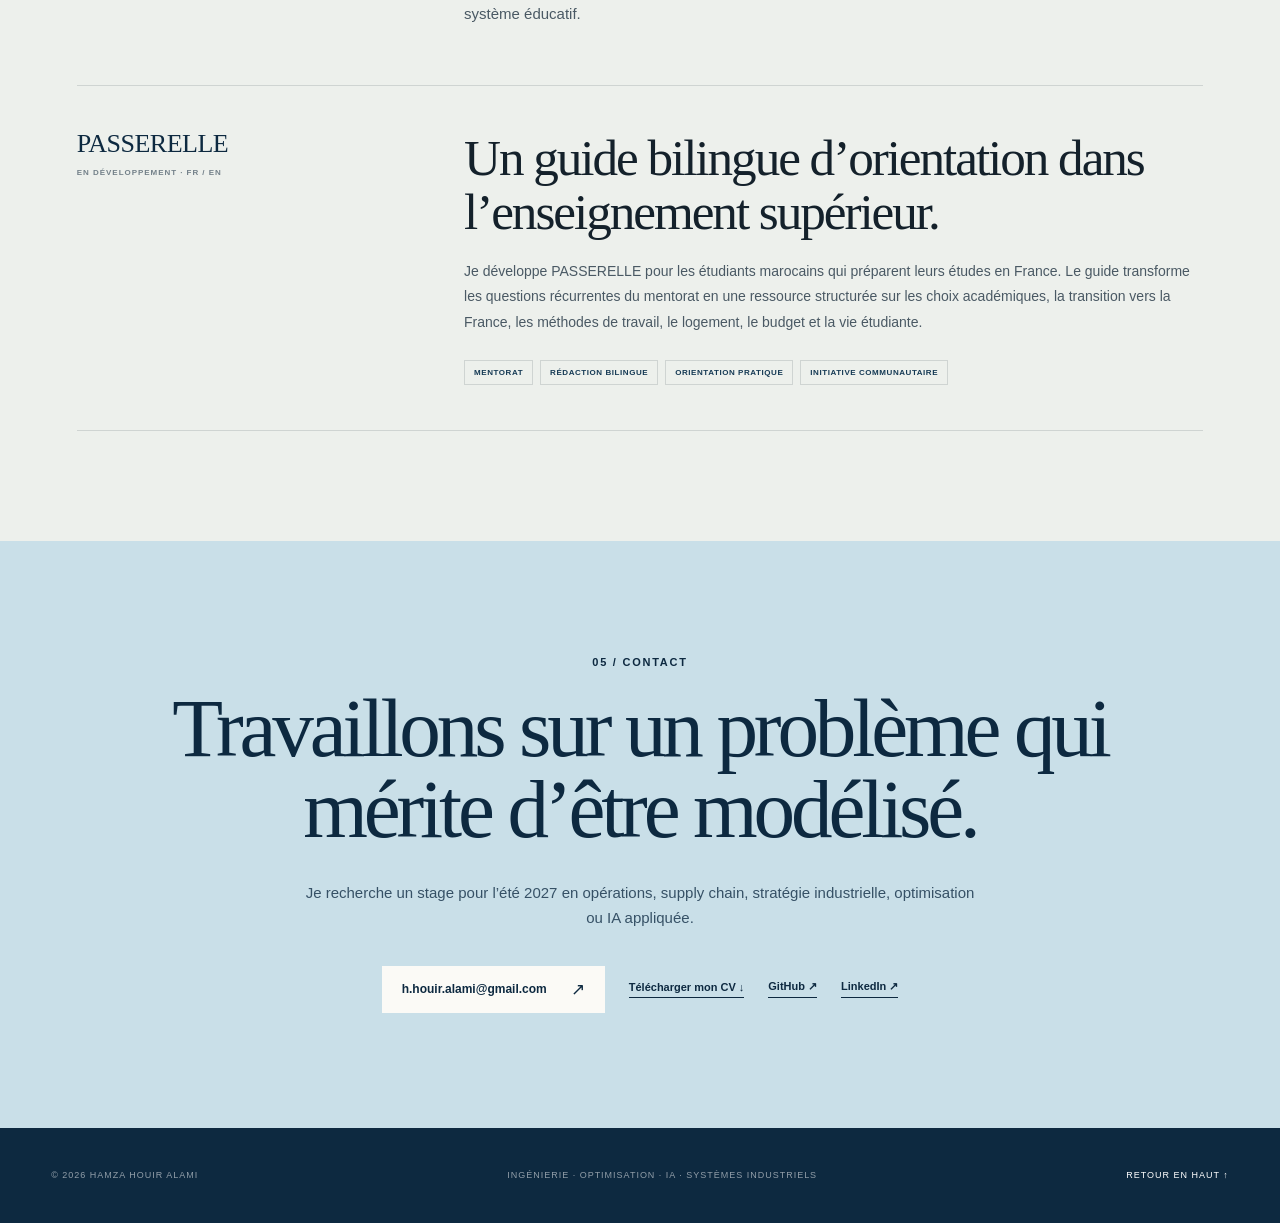
<file: fr/index.html>
<!doctype html>
<html lang="fr">
<head>
  <meta charset="utf-8">
  <meta name="viewport" content="width=device-width, initial-scale=1">
  <title>Hamza Houir Alami — Étudiant ingénieur</title>
  <meta name="description" content="Étudiant ingénieur à Arts et Métiers, spécialisé en génie industriel, mécanique, optimisation et intelligence artificielle appliquée.">
  <meta name="theme-color" content="#0d2940">
  <meta property="og:title" content="Hamza Houir Alami — Étudiant ingénieur">
  <meta property="og:description" content="Génie industriel, mécanique, optimisation et intelligence artificielle appliquée.">
  <meta property="og:type" content="website">
  <meta property="og:url" content="https://hamza-67.github.io/fr/">
  <meta property="og:image" content="../hamza.jpg">
  <meta name="twitter:card" content="summary_large_image">
  <link rel="alternate" hreflang="en" href="https://hamza-67.github.io/">
  <link rel="alternate" hreflang="fr" href="https://hamza-67.github.io/fr/">
  <link rel="alternate" hreflang="x-default" href="https://hamza-67.github.io/">
  <link rel="stylesheet" href="../styles.css?v=8">
  <script type="application/ld+json">
  {
    "@context": "https://schema.org",
    "@type": "Person",
    "name": "Hamza Houir Alami",
    "jobTitle": "Étudiant ingénieur",
    "email": "mailto:h.houir.alami@gmail.com",
    "url": "https://hamza-67.github.io/fr/",
    "sameAs": ["https://github.com/Hamza-67", "https://fr.linkedin.com/in/hamza-houir-alami-016a88372"],
    "affiliation": {"@type": "CollegeOrUniversity", "name": "Arts et Métiers"},
    "knowsAbout": ["Génie industriel", "Génie mécanique", "Recherche opérationnelle", "Intelligence artificielle", "Optimisation", "Supply chain"]
  }
  </script>
</head>
<body>
  <a class="skip-link" href="#main">Aller au contenu</a>
  <header class="site-header">
    <a class="brand" href="#top" aria-label="Hamza Houir Alami — accueil"><span>HHA</span><strong>Hamza Houir Alami</strong></a>
    <nav aria-label="Navigation principale">
      <a href="#experience">Expériences</a><a href="#work">Projets</a><a href="#academics">Formation</a><a class="nav-contact" href="mailto:h.houir.alami@gmail.com">Contact</a>
      <span class="language-switch" aria-label="Langue"><a href="/" lang="en">EN</a><a class="active" href="/fr/" lang="fr" aria-current="page">FR</a></span>
    </nav>
  </header>

  <main id="main">
    <section class="hero" id="top">
      <div class="hero-copy">
        <div class="status-pill"><i></i> Ouvert aux opportunités pour l’été 2027</div>
        <p class="kicker">Étudiant ingénieur · Arts et Métiers</p>
        <h1>Étudiant ingénieur, je construis des modèles à l’épreuve du terrain.</h1>
        <p class="hero-lead">Je travaille à l’intersection du génie industriel, de la mécanique, de l’optimisation et de l’IA appliquée — pour transformer des problèmes opérationnels en modèles, expériences et outils d’aide à la décision.</p>
        <div class="hero-actions">
          <a class="button button-primary" href="#work">Découvrir mes projets <span>↘</span></a>
          <a class="button button-secondary" href="../assets/Hamza_Houir_Alami_CV.pdf" download>Télécharger mon CV <span>↓</span></a>
          <a class="text-link" href="https://github.com/Hamza-67" target="_blank" rel="noreferrer">GitHub ↗</a>
          <a class="text-link" href="https://fr.linkedin.com/in/hamza-houir-alami-016a88372" target="_blank" rel="noreferrer">LinkedIn ↗</a>
        </div>
      </div>
      <div class="hero-portrait-wrap">
        <div class="portrait-index"><span>01</span><span>PARIS · FR</span></div>
        <div class="portrait-frame"><img src="../hamza.jpg" alt="Hamza Houir Alami"></div>
        <div class="portrait-caption"><span>Arts et Métiers</span><strong>Étudiant ingénieur</strong></div>
      </div>
    </section>

    <section class="proof-strip" aria-label="Résumé du profil">
      <div><span>Diplôme</span><strong>Génie industriel &amp; mécanique</strong></div>
      <div><span>Domaines</span><strong>Optimisation · IA · Opérations</strong></div>
      <div><span>Actuellement</span><strong>Arts et Métiers — Paris</strong></div>
      <div><span>Prochaine étape</span><strong>Stage d’été · 2027</strong></div>
    </section>

    <section class="section" id="experience">
      <div class="section-heading">
        <p>01 / Expériences</p><h2>Industrie, recherche et leadership.</h2><span>Trois environnements où les décisions d’ingénierie rencontrent de vraies contraintes opérationnelles.</span>
      </div>
      <div class="experience-cards">
        <article class="experience-card">
          <figure class="experience-media">
            <img src="../assets/experience-safran.jpg" alt="Technicien Safran Nacelles travaillant sur une nacelle d’avion" loading="lazy">
            <figcaption>Environnement de production Safran Nacelles · Maroc</figcaption>
          </figure>
          <div class="experience-card-copy">
            <div class="experience-meta"><span>Été 2026</span><span>Casablanca, Maroc</span></div>
            <h3>Stagiaire en génie industriel</h3><p class="experience-org">Safran Nacelles</p>
            <p>Immersion en méthodes outillage, fabrication d’entrées d’air et assemblage de nacelles, puis développement d’un modèle d’allocation sous contraintes pour réduire le temps de cycle d’assemblage.</p>
            <strong>Optimisation convexe · SLSQP · plafonds par opération · validation Monte-Carlo sur 5 000 simulations</strong>
            <a class="experience-case-link" href="projects/safran-optimization.html">Lire l’étude de cas Safran <span>↗</span></a>
          </div>
        </article>

        <article class="experience-card">
          <figure class="experience-media experience-media-portrait">
            <img src="../assets/experience-um6p.jpg" alt="Hamza Houir Alami sur le campus de l’UM6P à Rabat" loading="lazy">
            <figcaption>Campus UM6P · Rabat, 2026</figcaption>
          </figure>
          <div class="experience-card-copy">
            <div class="experience-meta"><span>Été 2026</span><span>Rabat, Maroc</span></div>
            <h3>Stagiaire IA &amp; recherche opérationnelle</h3><p class="experience-org">UM6P AI Lab</p>
            <p>Développement d’un prototype d’aide à la décision pour les stocks IT, combinant contrôles de qualité des données, prévisions en origine glissante et simulation de politiques sur 60 séries département–équipement.</p>
            <strong>9 modèles de prévision · 6 politiques de réapprovisionnement · validation synthétique : –21,2 % de coût total modélisé et –92,5 % d’unités d’urgence vs achats réactifs</strong>
          </div>
        </article>

        <article class="experience-card">
          <figure class="experience-media experience-media-logo">
            <img src="../assets/experience-amje.png" alt="Logo AMJE Lille" loading="lazy">
            <figcaption>Arts et Métiers Junior-Entreprise · Lille</figcaption>
          </figure>
          <div class="experience-card-copy">
            <div class="experience-meta"><span>2026–2027</span><span>Lille &amp; Paris, France</span></div>
            <h3>Responsable Développement Commercial &amp; Partenariats</h3><p class="experience-org">AMJE Lille</p>
            <p>Pilotage de 15 business managers chargés de l’acquisition client, de la qualification des projets, des propositions commerciales et du suivi de missions d’ingénierie et de conseil.</p>
            <strong>27 k€ signés en 3 mois · 10 missions contractualisées · base CRM passée de 600 à 1 600 contacts</strong>
          </div>
        </article>
      </div>
    </section>

    <section class="section work-section" id="work">
      <div class="section-heading light">
        <p>02 / Projets sélectionnés</p><h2>Des projets que vous pouvez examiner.</h2><span>Des résultats, graphiques et preuves concrètes dès la page d’accueil. Chaque projet donne accès à la méthode complète, aux résultats, au rapport et au dépôt lorsqu’ils sont publics.</span>
      </div>
      <div class="project-showcase">
        <a class="project-feature" href="projects/safran-optimization.html">
          <figure class="project-feature-media project-feature-photo">
            <img src="../assets/experience-safran.jpg" alt="Environnement d’assemblage de nacelles d’avion Safran Nacelles" loading="lazy">
            <figcaption>Assemblage de nacelles Gulfstream G700 · allocation sous contraintes du temps de cycle</figcaption>
          </figure>
          <div class="project-feature-copy"><div class="project-feature-meta"><span>01 · Optimisation industrielle</span><b>Étude de cas</b></div><h3>Optimisation du temps de cycle chez Safran Nacelles</h3><p>Un modèle d’allocation sous contraintes répartissant une réduction théorique du temps de cycle entre les opérations d’assemblage, sans ignorer les limites process et qualité.</p><ul><li>148 → 146 h</li><li>SLSQP</li><li>5 000 scénarios</li></ul><strong>Examiner la méthode industrielle et le test de robustesse <em>↗</em></strong></div>
        </a>

        <a class="project-feature project-feature-reverse project-feature-cnn" href="projects/speech-recognition.html">
          <figure class="project-feature-media project-feature-graphic">
            <img src="../assets/cnn-mel-pipeline.svg" alt="Onde audio transformée en spectrogramme mel puis décodée par un CNN" loading="lazy">
            <figcaption>Audio → spectrogramme mel 64 bandes → CNN → décodeur contraint 0–99</figcaption>
          </figure>
          <div class="project-feature-copy"><div class="project-feature-meta"><span>02 · Apprentissage automatique</span><b>Étude de cas</b></div><h3>Reconnaissance des nombres français de 0 à 99</h3><p>Un système compact de reconnaissance vocale reposant sur 23 composants acoustiques réutilisables, un classifieur CNN et un décodeur linguistique reconstruisant des nombres français valides.</p><ul><li>23 composants acoustiques</li><li>64 bandes mel</li><li>Décodage contraint</li></ul><strong>Explorer le modèle, le pipeline et ses limites <em>↗</em></strong></div>
        </a>

        <a class="project-feature" href="projects/flywheel.html">
          <figure class="project-feature-media project-feature-graphic">
            <img src="../assets/flywheel-shapes.png" alt="Comparaison de géométries optimisées de volant d’inertie" loading="lazy">
            <figcaption>Familles de géométries optimisées comparées sous des contraintes identiques</figcaption>
          </figure>
          <div class="project-feature-copy"><div class="project-feature-meta"><span>03 · Optimisation de forme</span><b>Rapport + GitHub</b></div><h3>Optimisation de la forme d’un volant d’inertie</h3><p>Une étude analytique, numérique et expérimentale de l’influence de la géométrie sur l’inertie de rotation sous contraintes de masse, de rayon et de fabricabilité.</p><ul><li>Modèle analytique</li><li>Solveur numérique</li><li>Suivi expérimental</li></ul><strong>Voir les graphiques, le rapport et le code source <em>↗</em></strong></div>
        </a>

        <a class="project-feature project-feature-reverse" href="projects/thepnlab.html">
          <figure class="project-feature-media project-feature-photo">
            <img src="../assets/thepnlab-cover.jpg" alt="Interface de la plateforme de simulation ThePnLab" loading="lazy">
            <figcaption>Produit de simulation financière intégrant logique de portefeuille et coaching explicable</figcaption>
          </figure>
          <div class="project-feature-copy"><div class="project-feature-meta"><span>04 · Logiciel d’aide à la décision</span><b>Produit + GitHub + rapport</b></div><h3>ThePnLab</h3><p>Une plateforme fonctionnelle de paper trading combinant le suivi automatisé des portefeuilles, des cycles de marché planifiés et une couche de coaching explicable fondée sur le RAG.</p><ul><li>FastAPI</li><li>PostgreSQL</li><li>Coaching RAG</li></ul><strong>Ouvrir le produit et l’étude de cas technique <em>↗</em></strong></div>
        </a>

        <a class="project-feature" href="projects/glider.html">
          <figure class="project-feature-media project-feature-graphic project-feature-dark">
            <img src="../assets/glider-cfd.png" alt="Distribution de pression STAR-CCM+ autour d’une aile de planeur" loading="lazy">
            <figcaption>Champ de pression STAR-CCM+ utilisé pour valider le modèle aérodynamique</figcaption>
          </figure>
          <div class="project-feature-copy"><div class="project-feature-meta"><span>05 · Aérodynamique &amp; structures</span><b>Rapport d’ingénierie</b></div><h3>Analyse d’une aile de planeur</h3><p>Une étude pluridisciplinaire reliant la théorie de la ligne portante, la simulation CFD, l’analyse par éléments finis et le post-traitement Python.</p><ul><li>Modèle de Prandtl</li><li>STAR-CCM+</li><li>Abaqus EF</li></ul><strong>Examiner les simulations et le rapport d’ingénierie <em>↗</em></strong></div>
        </a>
      </div>
    </section>

    <section class="section academics-section" id="academics">
      <div class="section-heading"><p>03 / Formation</p><h2>Une formation d’ingénieur intégrée.</h2><span>Un cursus de Grande École associant un socle scientifique exigeant à une pratique avancée de l’ingénierie.</span></div>
      <div class="degree-banner">
        <span>Parcours intégré de niveau Bachelor + Master</span><h3>Génie industriel &amp; génie mécanique</h3><p>Diplôme d’ingénieur Arts et Métiers — diplôme accrédité par l’État conférant le grade de Master.</p>
      </div>
      <div class="academics-grid">
        <div class="education-list">
          <article>
            <div><span>2025 — 2028</span><b>Paris · Lille</b></div><h3>Arts et Métiers — Programme Grande École</h3>
            <p>Formation avancée en systèmes industriels, mécanique, procédés de fabrication, méthodes numériques, simulation, optimisation, analyse de données, gestion de projet et conception mécanique.</p>
            <ul class="academic-tags"><li>Génie industriel</li><li>Génie mécanique</li><li>Fabrication</li><li>Optimisation</li><li>Données &amp; IA</li><li>CAO / IAO</li></ul>
          </article>
          <article>
            <div><span>2023 — 2025</span><b>Lille</b></div><h3>Lycée Faidherbe — CPGE PCSI / PSI*</h3>
            <p>Deux années de préparation intensive aux concours nationaux des grandes écoles d’ingénieurs, centrées sur les mathématiques, la physique, les sciences de l’ingénieur, les algorithmes et la résolution analytique de problèmes.</p>
            <ul class="academic-tags"><li>Mathématiques</li><li>Physique</li><li>Sciences de l’ingénieur</li><li>Algorithmique</li></ul>
          </article>
        </div>
        <aside class="skills-panel" aria-label="Compétences académiques">
          <div><span>Méthodes</span><ul><li>Optimisation mathématique</li><li>Recherche opérationnelle</li><li>Apprentissage automatique</li><li>Génie industriel</li><li>Supply chain</li><li>Simulation &amp; incertitude</li></ul></div>
          <div><span>Outils d’ingénierie</span><ul><li>Python · NumPy · SciPy</li><li>Pandas · TensorFlow</li><li>FastAPI · PostgreSQL</li><li>CATIA · 3DEXPERIENCE</li><li>Abaqus · STAR-CCM+</li><li>Git · LaTeX</li></ul></div>
        </aside>
      </div>
      <div class="graduate-note"><span>Projet académique</span><p>Recherche opérationnelle, génie industriel, supply chain et systèmes d’ingénierie — avec une priorité donnée aux modèles capables de résister aux contraintes du terrain.</p></div>
    </section>

    <section class="section leadership-section" id="leadership">
      <div class="section-heading"><p>04 / Leadership</p><h2>Rendre les parcours d’ingénierie plus lisibles.</h2><span>Une initiative personnelle mêlant mentorat, écriture et conseils pratiques pour les étudiants qui changent de système éducatif.</span></div>
      <article class="initiative-card">
        <div class="initiative-index"><span>PASSERELLE</span><b>En développement · FR / EN</b></div>
        <div class="initiative-copy"><h3>Un guide bilingue d’orientation dans l’enseignement supérieur.</h3><p>Je développe PASSERELLE pour les étudiants marocains qui préparent leurs études en France. Le guide transforme les questions récurrentes du mentorat en une ressource structurée sur les choix académiques, la transition vers la France, les méthodes de travail, le logement, le budget et la vie étudiante.</p><ul><li>Mentorat</li><li>Rédaction bilingue</li><li>Orientation pratique</li><li>Initiative communautaire</li></ul></div>
      </article>
    </section>

    <section class="contact-section" id="contact">
      <p>05 / Contact</p><h2>Travaillons sur un problème qui mérite d’être modélisé.</h2><p class="contact-copy">Je recherche un stage pour l’été 2027 en opérations, supply chain, stratégie industrielle, optimisation ou IA appliquée.</p>
      <div class="contact-actions"><a class="button button-light" href="mailto:h.houir.alami@gmail.com">h.houir.alami@gmail.com <span>↗</span></a><a href="../assets/Hamza_Houir_Alami_CV.pdf" download>Télécharger mon CV ↓</a><a href="https://github.com/Hamza-67" target="_blank" rel="noreferrer">GitHub ↗</a><a href="https://fr.linkedin.com/in/hamza-houir-alami-016a88372" target="_blank" rel="noreferrer">LinkedIn ↗</a></div>
    </section>
  </main>

  <footer><span>© 2026 Hamza Houir Alami</span><span>Ingénierie · Optimisation · IA · Systèmes industriels</span><a href="#top">Retour en haut ↑</a></footer>
</body>
</html>
</file>
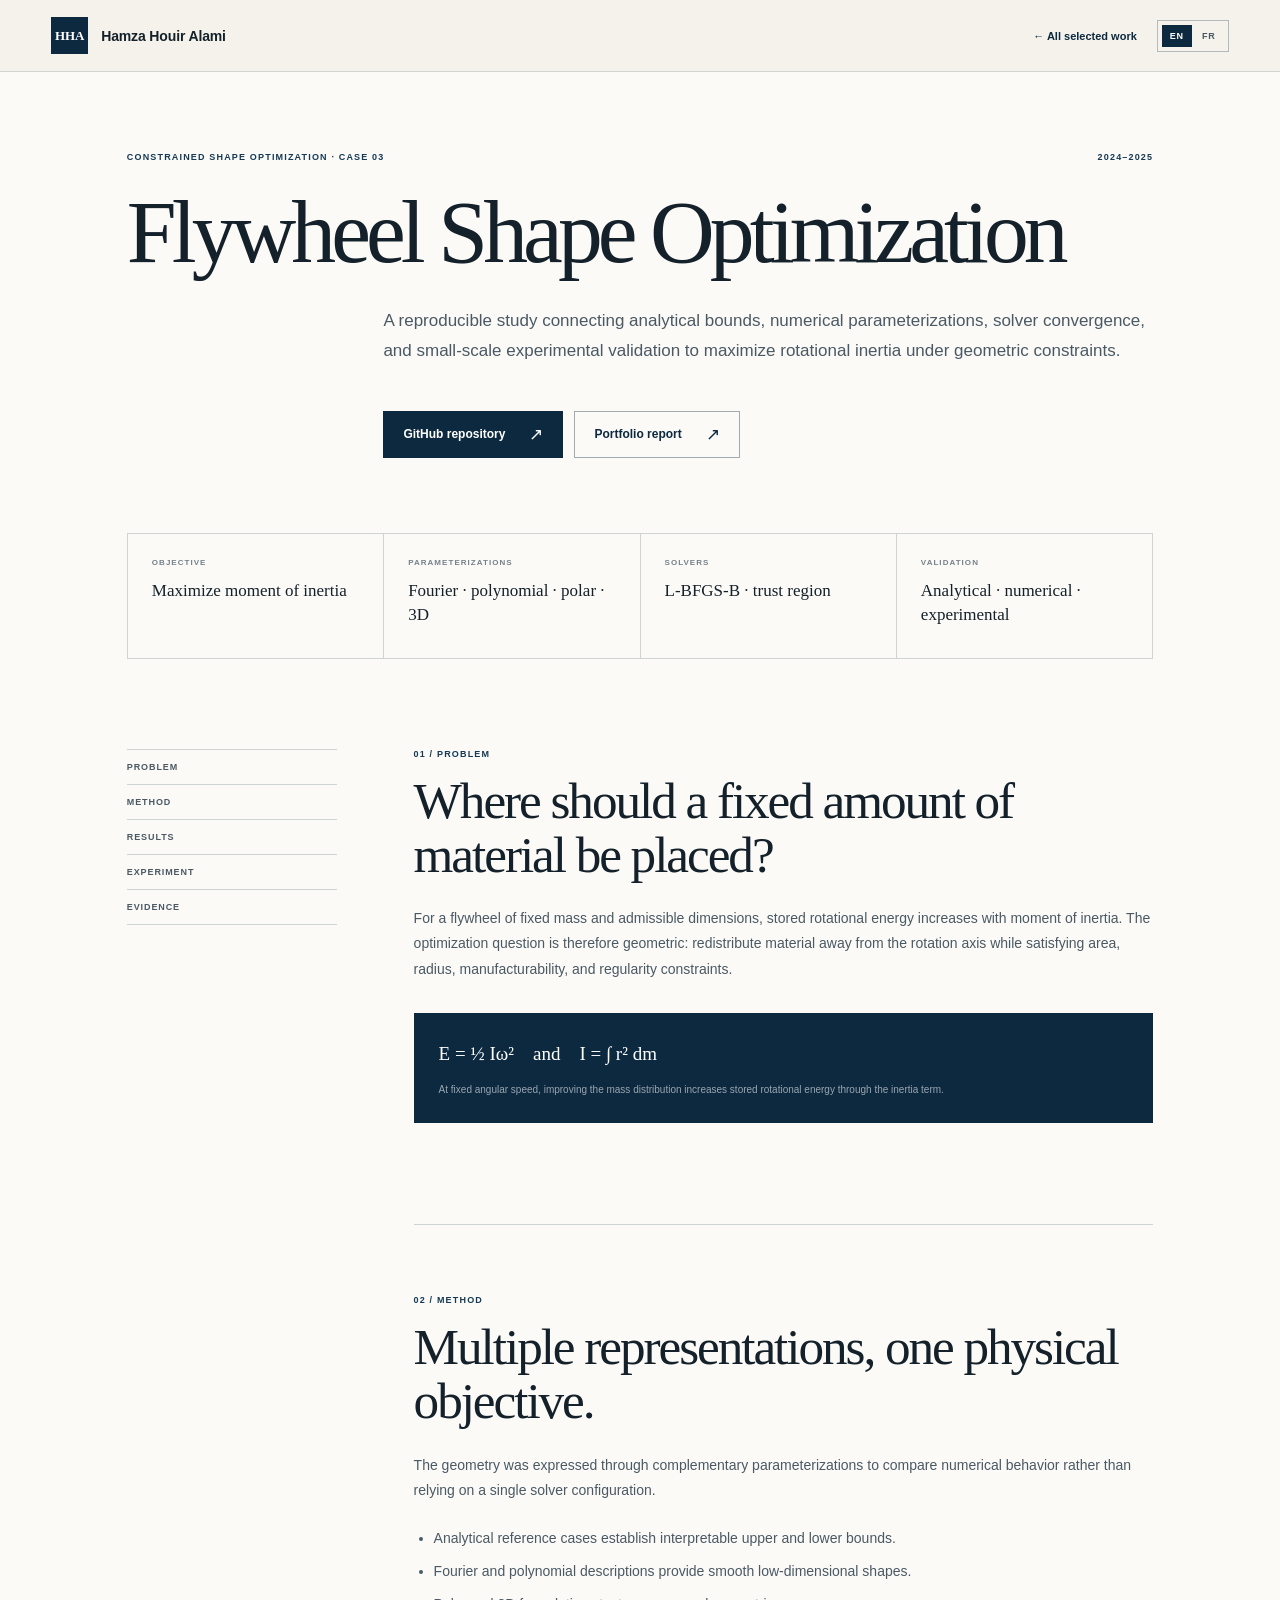
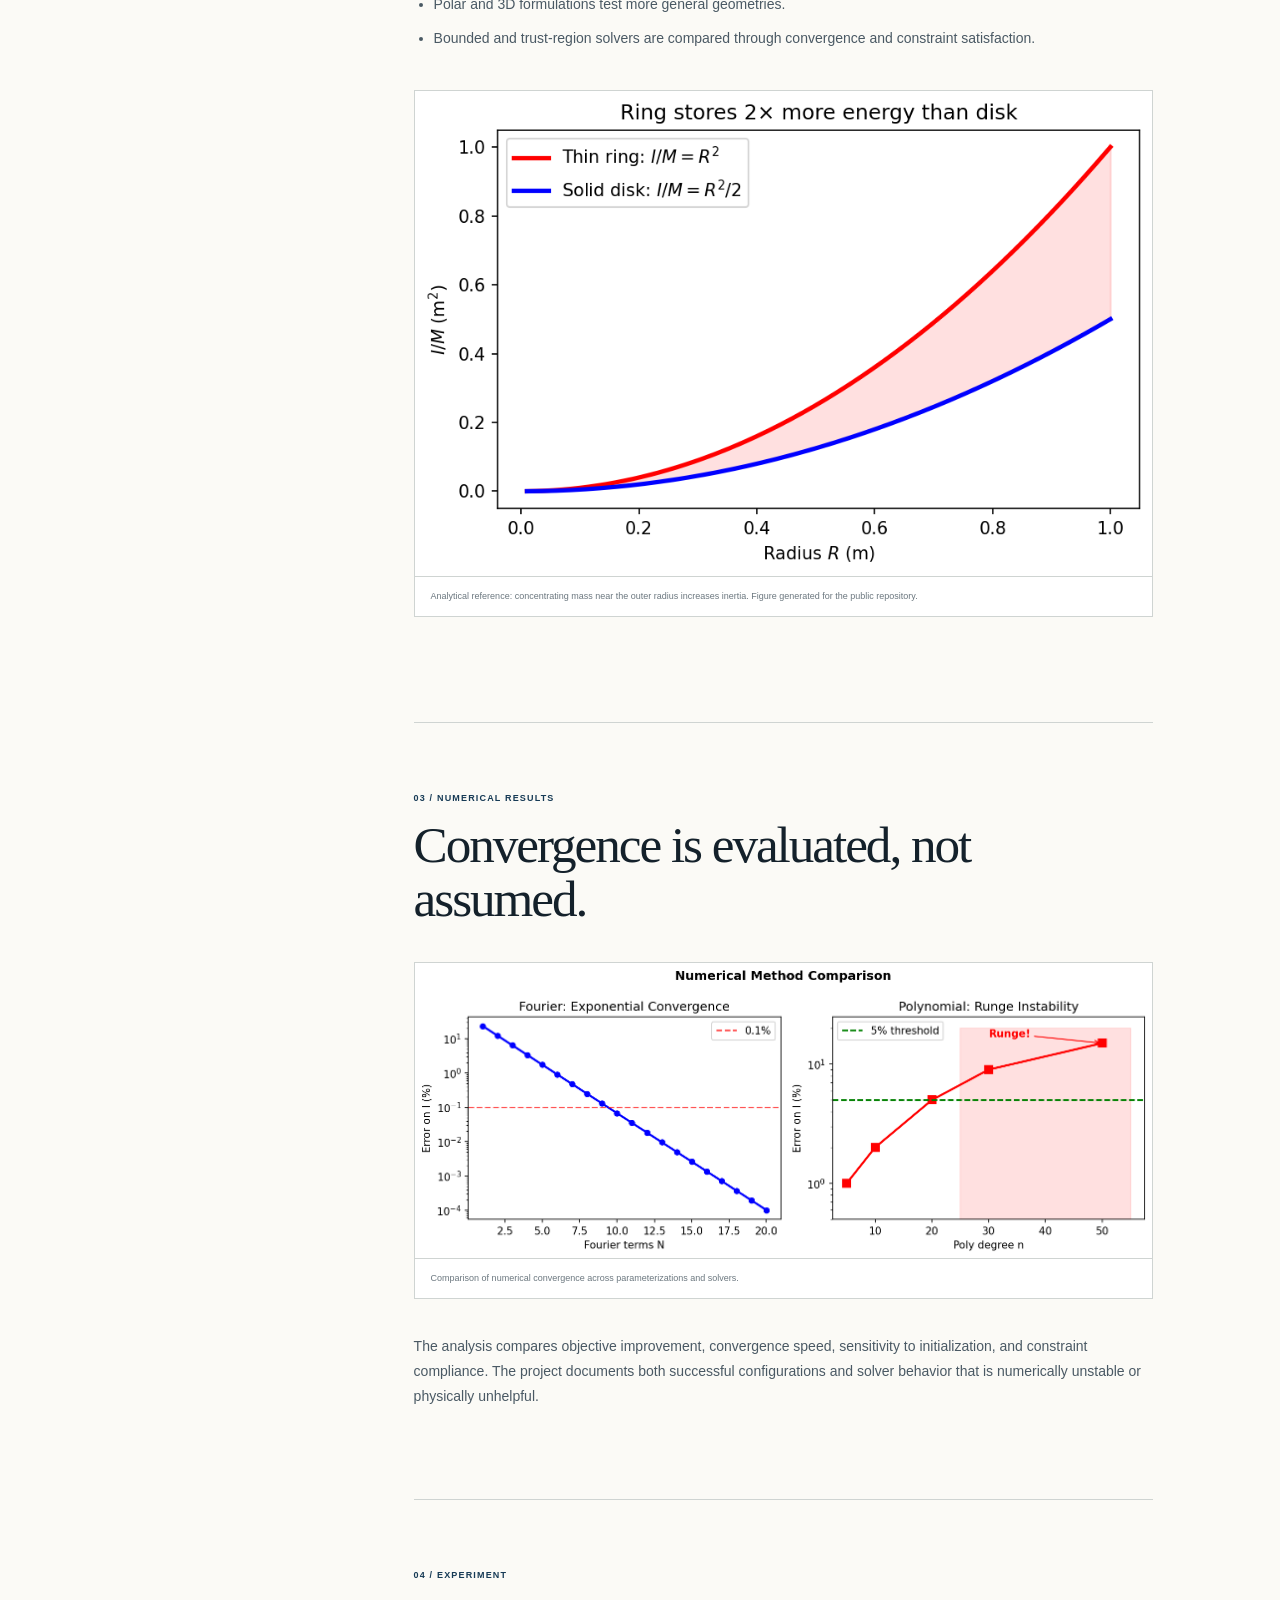
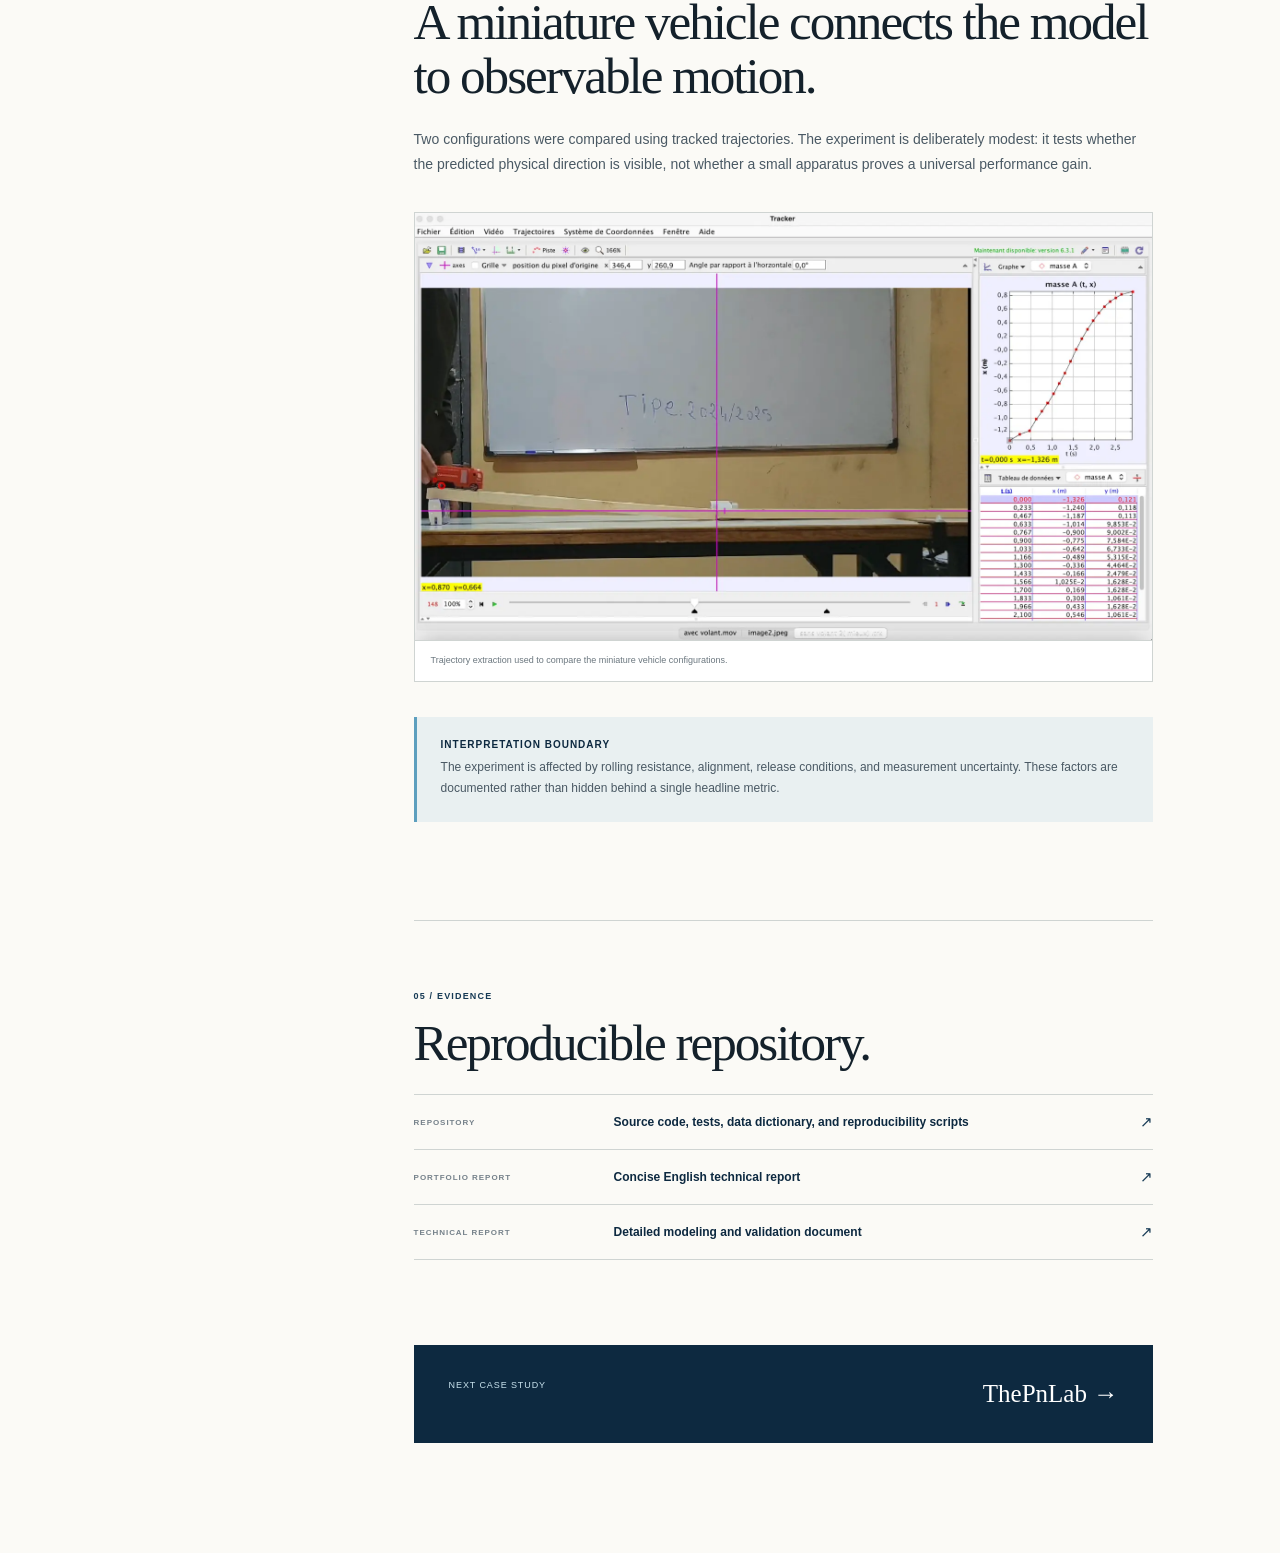
<file: projects/flywheel.html>
<!doctype html>
<html lang="en">
<head>
  <meta charset="utf-8"><meta name="viewport" content="width=device-width, initial-scale=1">
  <title>Flywheel Shape Optimization — Hamza Houir Alami</title>
  <meta name="description" content="Case study: analytical, numerical, and experimental flywheel shape optimization.">
  <link rel="alternate" hreflang="en" href="https://hamza-67.github.io/projects/flywheel.html"><link rel="alternate" hreflang="fr" href="https://hamza-67.github.io/fr/projects/flywheel.html">
  <link rel="stylesheet" href="../styles.css?v=8"><link rel="stylesheet" href="../project.css?v=3">
</head>
<body class="project-page">
  <header class="site-header"><a class="brand" href="../index.html"><span>HHA</span><strong>Hamza Houir Alami</strong></a><div class="project-header-actions"><a class="project-back" href="../index.html#work">← All selected work</a><span class="language-switch" aria-label="Language"><a class="active" href="/projects/flywheel.html" aria-current="page">EN</a><a href="/fr/projects/flywheel.html" lang="fr">FR</a></span></div></header>
  <main class="case-shell">
    <section class="case-hero">
      <div class="case-eyebrow"><span>Constrained shape optimization · Case 03</span><span>2024–2025</span></div>
      <h1>Flywheel Shape Optimization</h1>
      <p class="case-deck">A reproducible study connecting analytical bounds, numerical parameterizations, solver convergence, and small-scale experimental validation to maximize rotational inertia under geometric constraints.</p>
      <div class="case-links"><a class="button button-primary" href="https://github.com/Hamza-67/flywheel-shape-optimization" target="_blank" rel="noreferrer">GitHub repository <span>↗</span></a><a class="button button-secondary" href="https://github.com/Hamza-67/flywheel-shape-optimization/blob/main/reports/portfolio_report.pdf" target="_blank" rel="noreferrer">Portfolio report <span>↗</span></a></div>
    </section>
    <section class="case-facts" aria-label="Project facts">
      <div><span>Objective</span><p>Maximize moment of inertia</p></div><div><span>Parameterizations</span><p>Fourier · polynomial · polar · 3D</p></div><div><span>Solvers</span><p>L-BFGS-B · trust region</p></div><div><span>Validation</span><p>Analytical · numerical · experimental</p></div>
    </section>
    <div class="case-body">
      <nav class="case-toc" aria-label="Case study sections"><a href="#problem">Problem</a><a href="#method">Method</a><a href="#results">Results</a><a href="#experiment">Experiment</a><a href="#evidence">Evidence</a></nav>
      <div class="case-content">
        <section class="case-section" id="problem"><span>01 / Problem</span><h2>Where should a fixed amount of material be placed?</h2><p>For a flywheel of fixed mass and admissible dimensions, stored rotational energy increases with moment of inertia. The optimization question is therefore geometric: redistribute material away from the rotation axis while satisfying area, radius, manufacturability, and regularity constraints.</p><div class="case-equation">E = ½ Iω² &nbsp;&nbsp; and &nbsp;&nbsp; I = ∫ r² dm<small>At fixed angular speed, improving the mass distribution increases stored rotational energy through the inertia term.</small></div></section>
        <section class="case-section" id="method"><span>02 / Method</span><h2>Multiple representations, one physical objective.</h2><p>The geometry was expressed through complementary parameterizations to compare numerical behavior rather than relying on a single solver configuration.</p><ul><li>Analytical reference cases establish interpretable upper and lower bounds.</li><li>Fourier and polynomial descriptions provide smooth low-dimensional shapes.</li><li>Polar and 3D formulations test more general geometries.</li><li>Bounded and trust-region solvers are compared through convergence and constraint satisfaction.</li></ul><figure class="case-figure"><img src="../assets/flywheel-shapes.png" alt="Comparison of ring and disk inertia scaling"><figcaption>Analytical reference: concentrating mass near the outer radius increases inertia. Figure generated for the public repository.</figcaption></figure></section>
        <section class="case-section" id="results"><span>03 / Numerical results</span><h2>Convergence is evaluated, not assumed.</h2><figure class="case-figure"><img src="../fig_convergence.png" alt="Comparison of numerical convergence methods for flywheel optimization"><figcaption>Comparison of numerical convergence across parameterizations and solvers.</figcaption></figure><p>The analysis compares objective improvement, convergence speed, sensitivity to initialization, and constraint compliance. The project documents both successful configurations and solver behavior that is numerically unstable or physically unhelpful.</p></section>
        <section class="case-section" id="experiment"><span>04 / Experiment</span><h2>A miniature vehicle connects the model to observable motion.</h2><p>Two configurations were compared using tracked trajectories. The experiment is deliberately modest: it tests whether the predicted physical direction is visible, not whether a small apparatus proves a universal performance gain.</p><figure class="case-figure"><img src="../assets/flywheel-tracker.webp" alt="Motion tracking used for the flywheel experiment"><figcaption>Trajectory extraction used to compare the miniature vehicle configurations.</figcaption></figure><div class="case-note"><strong>Interpretation boundary</strong><p>The experiment is affected by rolling resistance, alignment, release conditions, and measurement uncertainty. These factors are documented rather than hidden behind a single headline metric.</p></div></section>
        <section class="case-section" id="evidence"><span>05 / Evidence</span><h2>Reproducible repository.</h2><div class="evidence-list"><a href="https://github.com/Hamza-67/flywheel-shape-optimization" target="_blank" rel="noreferrer"><span>Repository</span><strong>Source code, tests, data dictionary, and reproducibility scripts</strong><em>↗</em></a><a href="https://github.com/Hamza-67/flywheel-shape-optimization/blob/main/reports/portfolio_report.pdf" target="_blank" rel="noreferrer"><span>Portfolio report</span><strong>Concise English technical report</strong><em>↗</em></a><a href="https://github.com/Hamza-67/flywheel-shape-optimization/blob/main/reports/technical_report.pdf" target="_blank" rel="noreferrer"><span>Technical report</span><strong>Detailed modeling and validation document</strong><em>↗</em></a></div></section>
        <a class="case-next" href="thepnlab.html"><span>Next case study</span><strong>ThePnLab →</strong></a>
      </div>
    </div>
  </main>
</body>
</html>
</file>
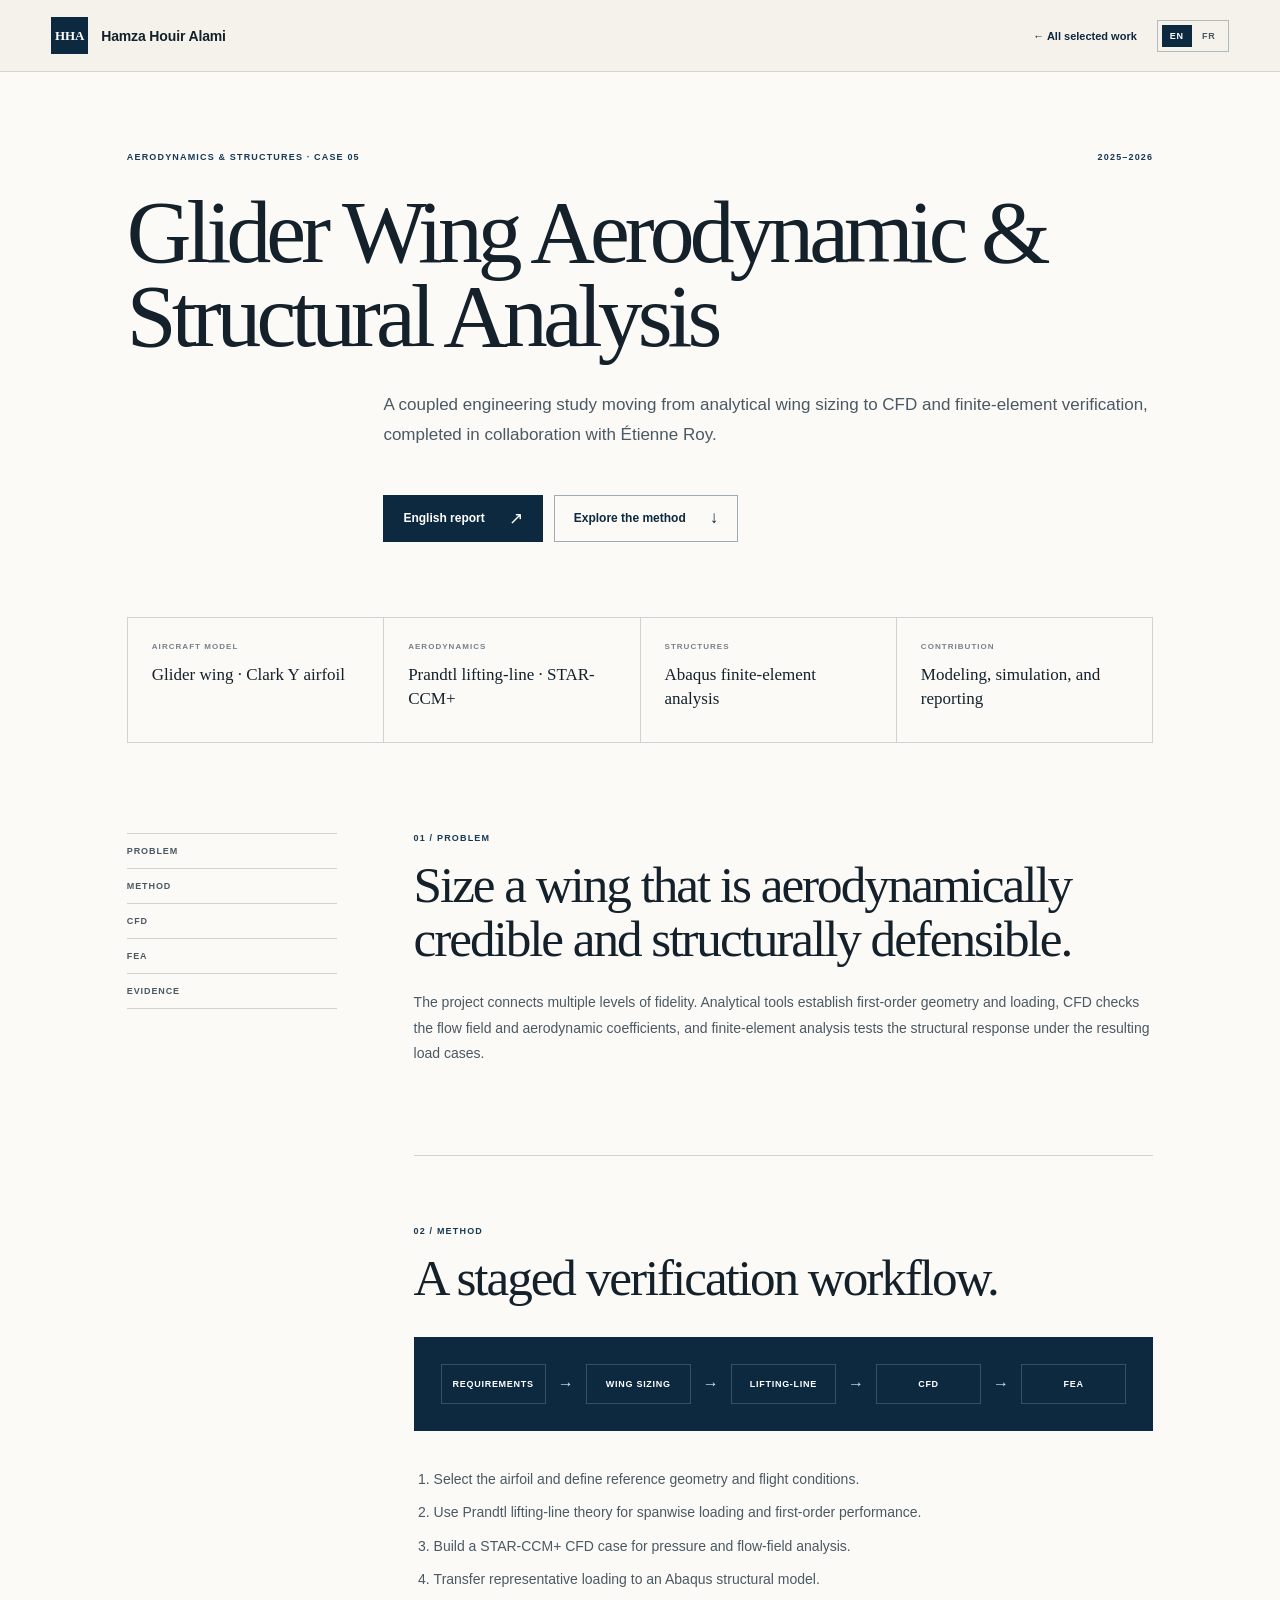
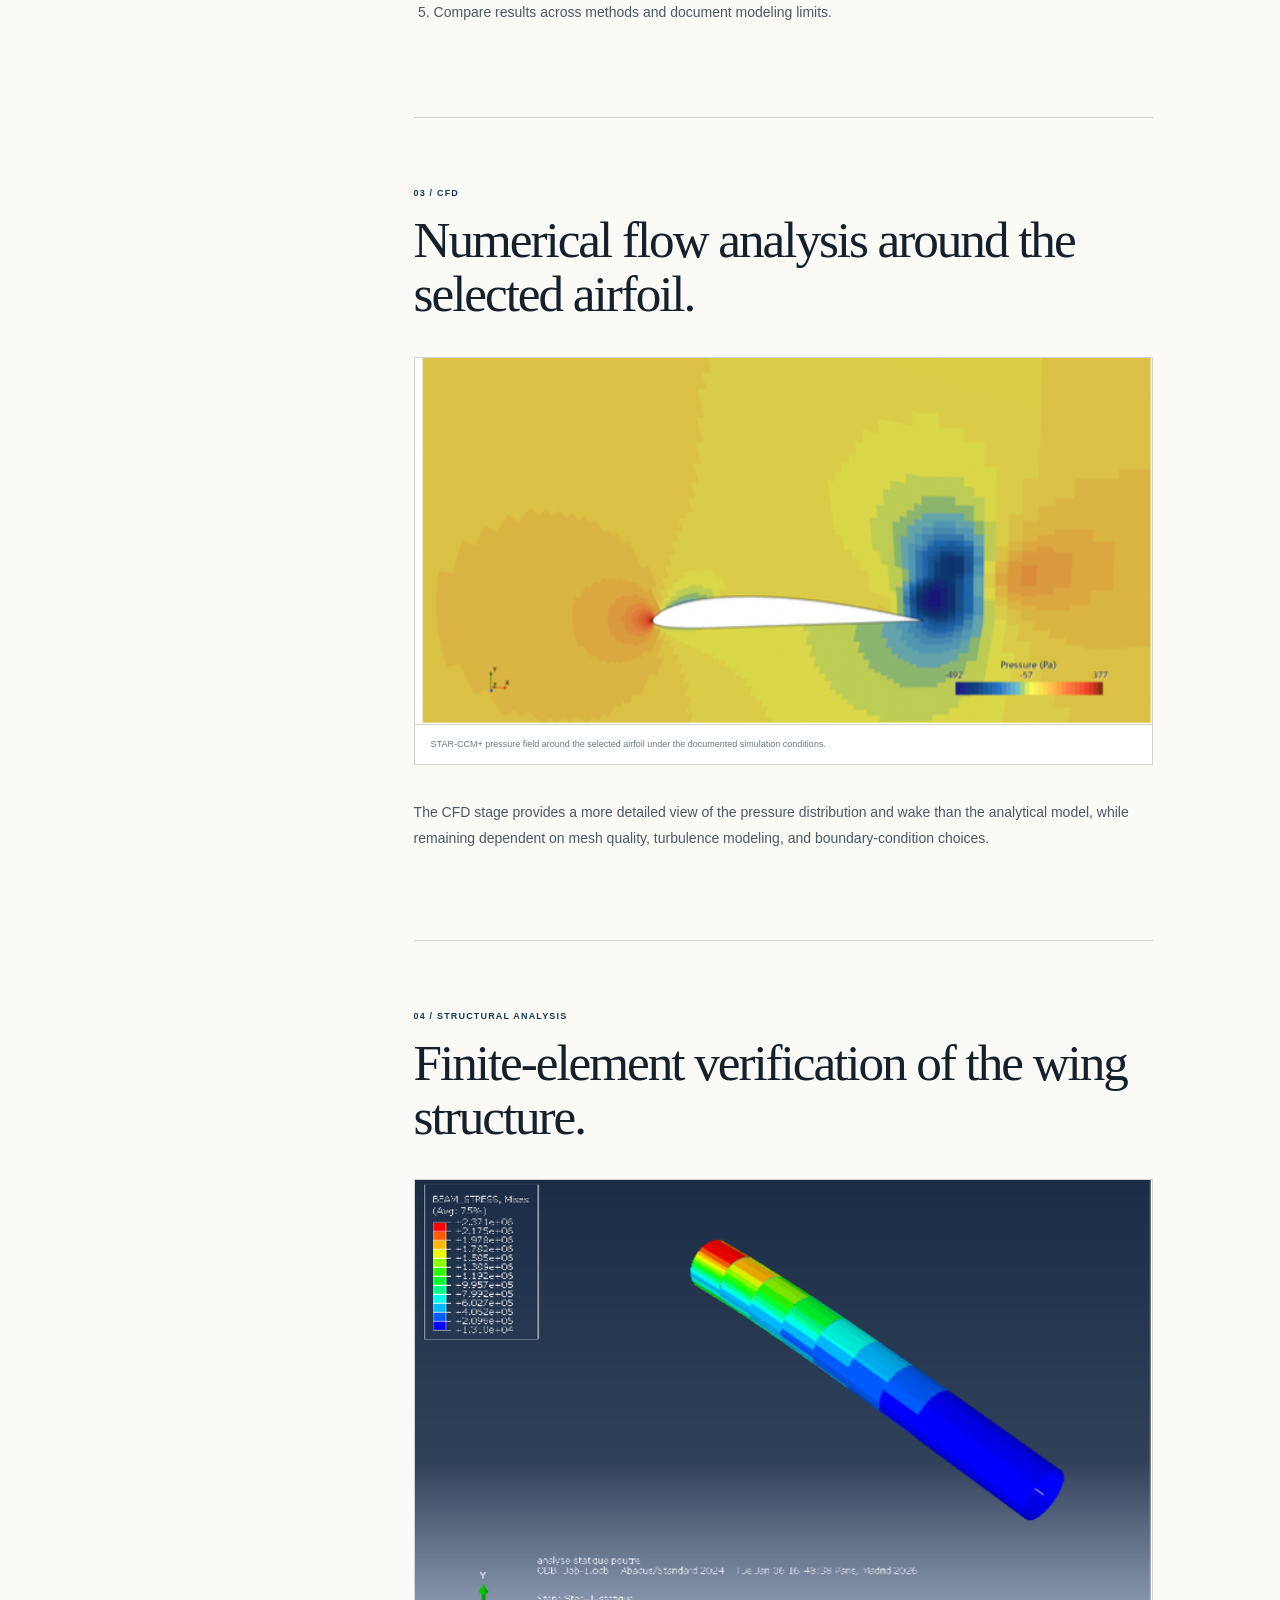
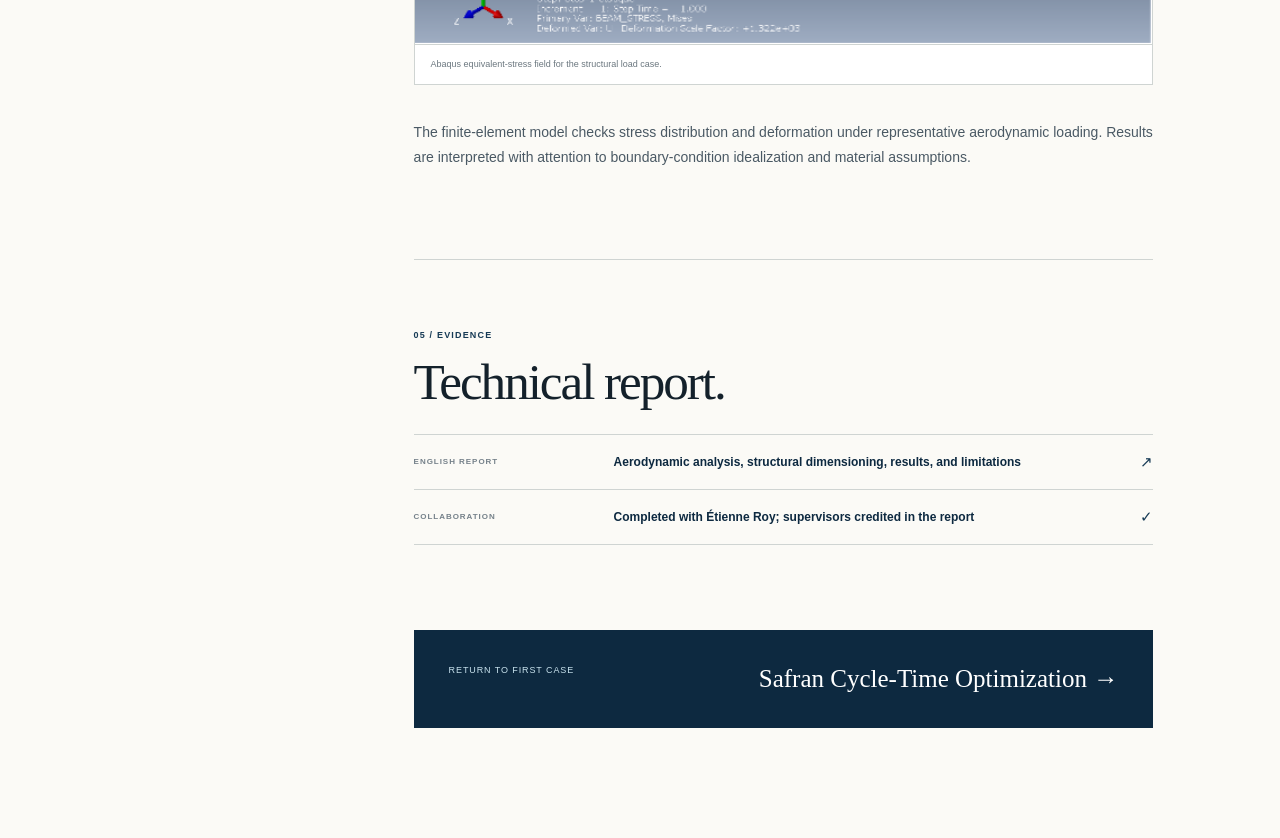
<file: projects/glider.html>
<!doctype html>
<html lang="en">
<head>
  <meta charset="utf-8"><meta name="viewport" content="width=device-width, initial-scale=1">
  <title>Glider Wing Analysis — Hamza Houir Alami</title>
  <meta name="description" content="Case study: aerodynamic and structural analysis of a glider wing.">
  <link rel="alternate" hreflang="en" href="https://hamza-67.github.io/projects/glider.html"><link rel="alternate" hreflang="fr" href="https://hamza-67.github.io/fr/projects/glider.html">
  <link rel="stylesheet" href="../styles.css?v=8"><link rel="stylesheet" href="../project.css?v=3">
</head>
<body class="project-page">
  <header class="site-header"><a class="brand" href="../index.html"><span>HHA</span><strong>Hamza Houir Alami</strong></a><div class="project-header-actions"><a class="project-back" href="../index.html#work">← All selected work</a><span class="language-switch" aria-label="Language"><a class="active" href="/projects/glider.html" aria-current="page">EN</a><a href="/fr/projects/glider.html" lang="fr">FR</a></span></div></header>
  <main class="case-shell">
    <section class="case-hero">
      <div class="case-eyebrow"><span>Aerodynamics &amp; structures · Case 05</span><span>2025–2026</span></div>
      <h1>Glider Wing Aerodynamic &amp; Structural Analysis</h1>
      <p class="case-deck">A coupled engineering study moving from analytical wing sizing to CFD and finite-element verification, completed in collaboration with Étienne Roy.</p>
      <div class="case-links"><a class="button button-primary" href="../reports/glider-report.pdf" target="_blank">English report <span>↗</span></a><a class="button button-secondary" href="#method">Explore the method <span>↓</span></a></div>
    </section>
    <section class="case-facts" aria-label="Project facts">
      <div><span>Aircraft model</span><p>Glider wing · Clark Y airfoil</p></div><div><span>Aerodynamics</span><p>Prandtl lifting-line · STAR-CCM+</p></div><div><span>Structures</span><p>Abaqus finite-element analysis</p></div><div><span>Contribution</span><p>Modeling, simulation, and reporting</p></div>
    </section>
    <div class="case-body">
      <nav class="case-toc" aria-label="Case study sections"><a href="#problem">Problem</a><a href="#method">Method</a><a href="#cfd">CFD</a><a href="#fea">FEA</a><a href="#evidence">Evidence</a></nav>
      <div class="case-content">
        <section class="case-section" id="problem"><span>01 / Problem</span><h2>Size a wing that is aerodynamically credible and structurally defensible.</h2><p>The project connects multiple levels of fidelity. Analytical tools establish first-order geometry and loading, CFD checks the flow field and aerodynamic coefficients, and finite-element analysis tests the structural response under the resulting load cases.</p></section>
        <section class="case-section" id="method"><span>02 / Method</span><h2>A staged verification workflow.</h2><div class="case-pipeline" aria-label="Glider analysis workflow"><span>Requirements</span><i>→</i><span>Wing sizing</span><i>→</i><span>Lifting-line</span><i>→</i><span>CFD</span><i>→</i><span>FEA</span></div><ol><li>Select the airfoil and define reference geometry and flight conditions.</li><li>Use Prandtl lifting-line theory for spanwise loading and first-order performance.</li><li>Build a STAR-CCM+ CFD case for pressure and flow-field analysis.</li><li>Transfer representative loading to an Abaqus structural model.</li><li>Compare results across methods and document modeling limits.</li></ol></section>
        <section class="case-section" id="cfd"><span>03 / CFD</span><h2>Numerical flow analysis around the selected airfoil.</h2><figure class="case-figure"><img src="../assets/glider-cfd.png" alt="CFD pressure field around the glider airfoil"><figcaption>STAR-CCM+ pressure field around the selected airfoil under the documented simulation conditions.</figcaption></figure><p>The CFD stage provides a more detailed view of the pressure distribution and wake than the analytical model, while remaining dependent on mesh quality, turbulence modeling, and boundary-condition choices.</p></section>
        <section class="case-section" id="fea"><span>04 / Structural analysis</span><h2>Finite-element verification of the wing structure.</h2><figure class="case-figure"><img src="../assets/glider-fea.png" alt="Abaqus stress field for the glider wing"><figcaption>Abaqus equivalent-stress field for the structural load case.</figcaption></figure><p>The finite-element model checks stress distribution and deformation under representative aerodynamic loading. Results are interpreted with attention to boundary-condition idealization and material assumptions.</p></section>
        <section class="case-section" id="evidence"><span>05 / Evidence</span><h2>Technical report.</h2><div class="evidence-list"><a href="../reports/glider-report.pdf" target="_blank"><span>English report</span><strong>Aerodynamic analysis, structural dimensioning, results, and limitations</strong><em>↗</em></a><div><span>Collaboration</span><strong>Completed with Étienne Roy; supervisors credited in the report</strong><em>✓</em></div></div></section>
        <a class="case-next" href="safran-optimization.html"><span>Return to first case</span><strong>Safran Cycle-Time Optimization →</strong></a>
      </div>
    </div>
  </main>
</body>
</html>
</file>
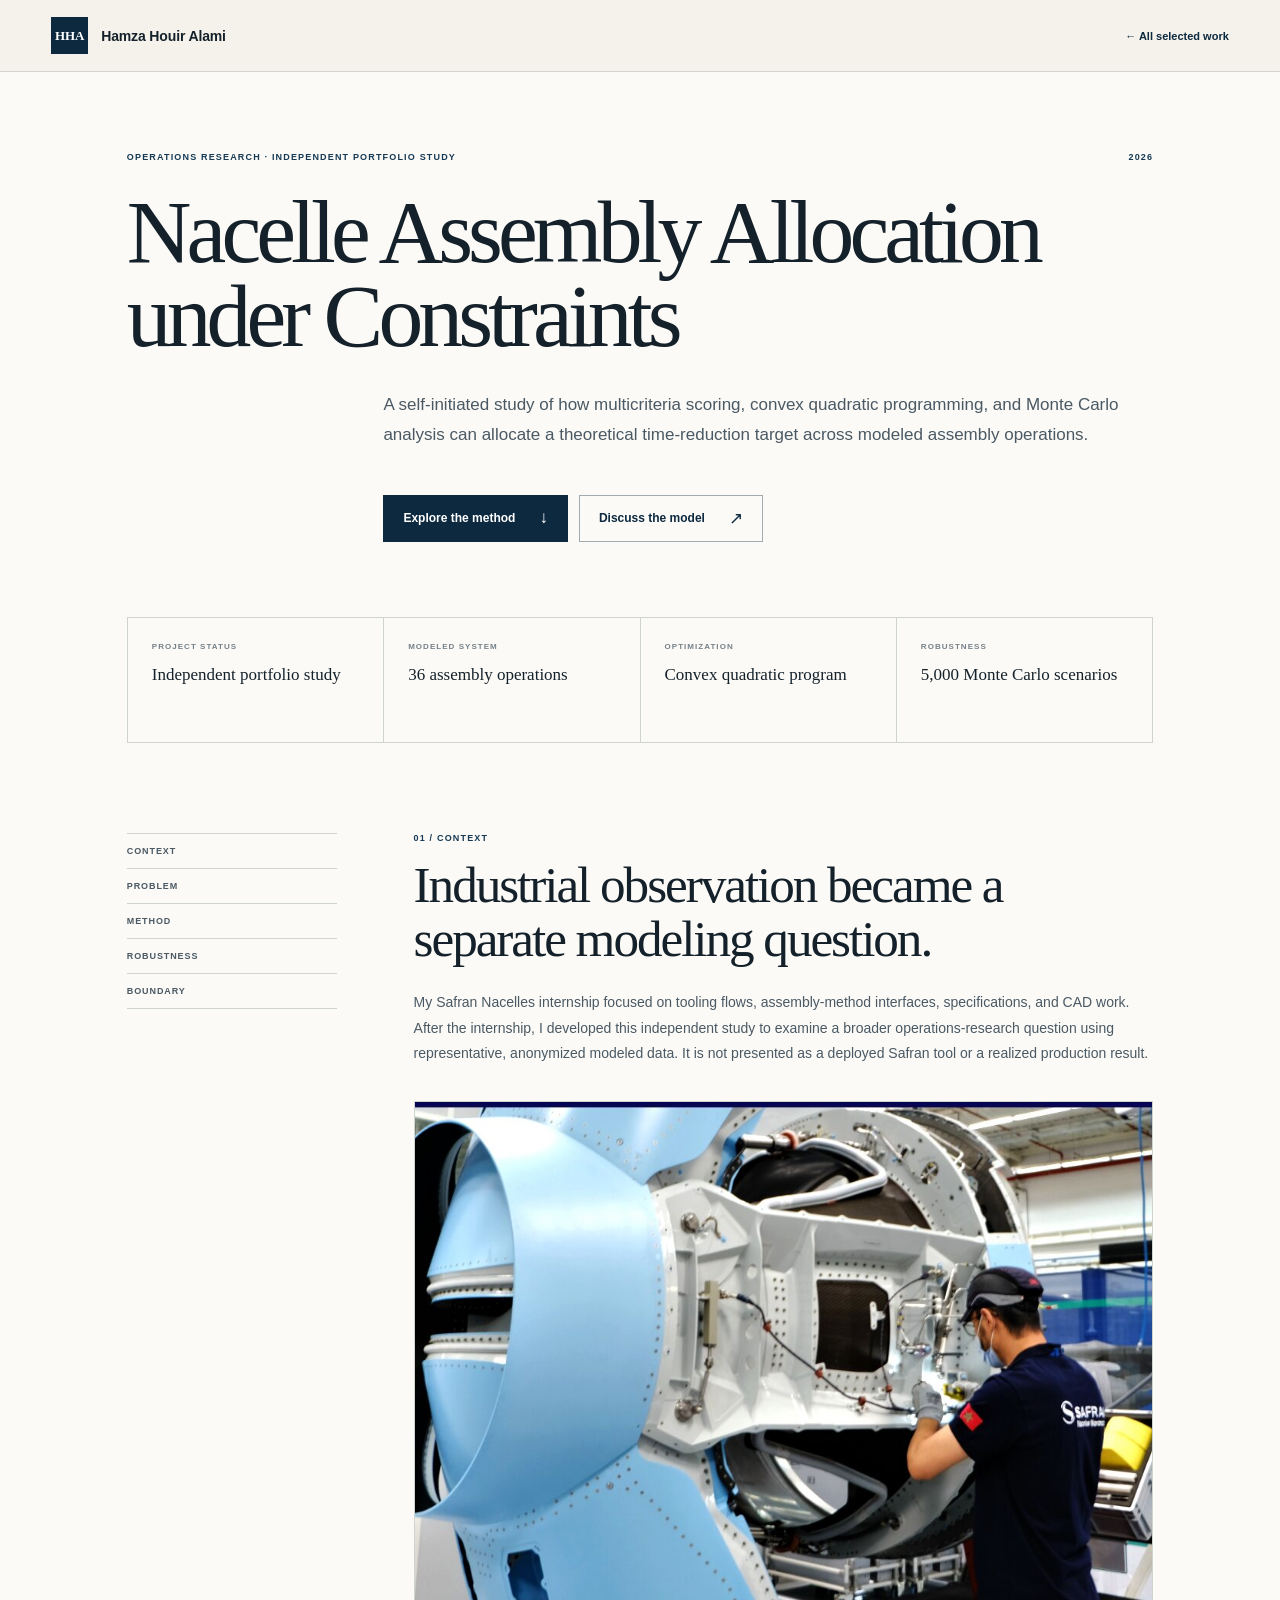
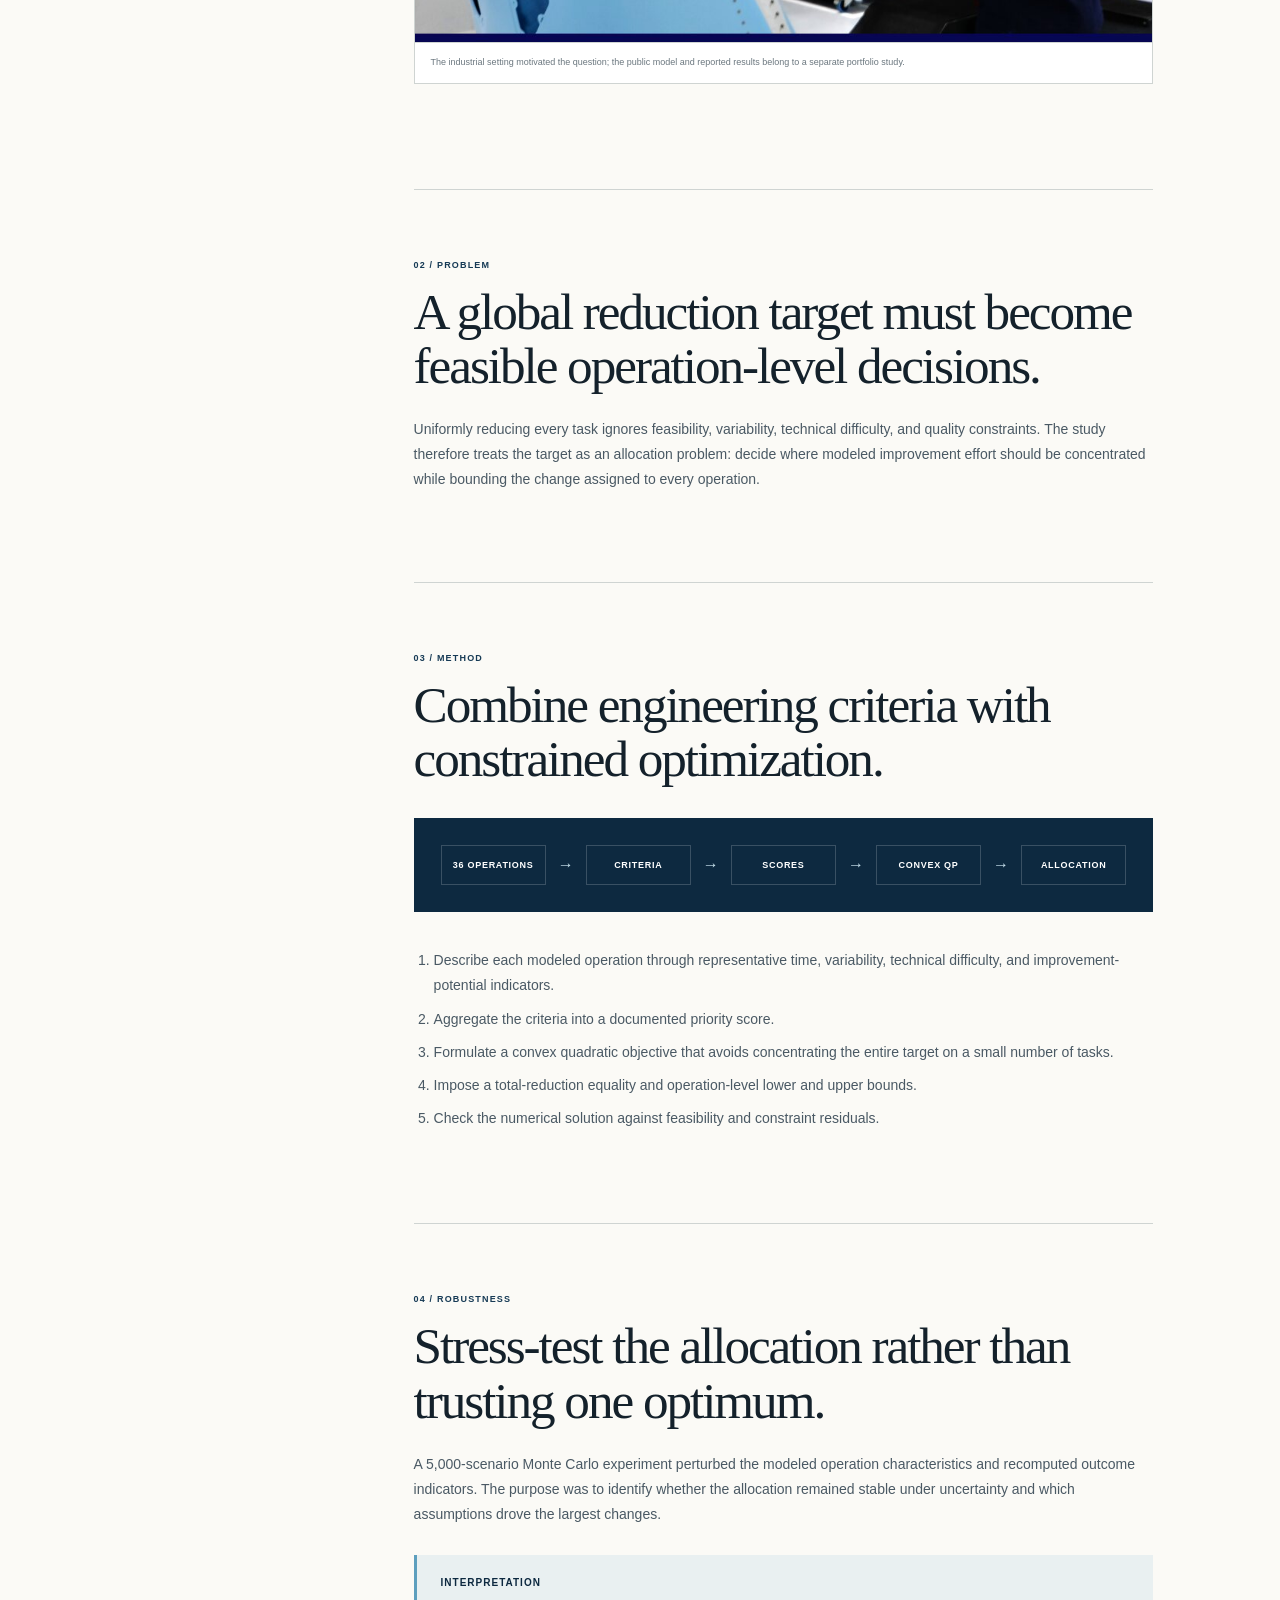
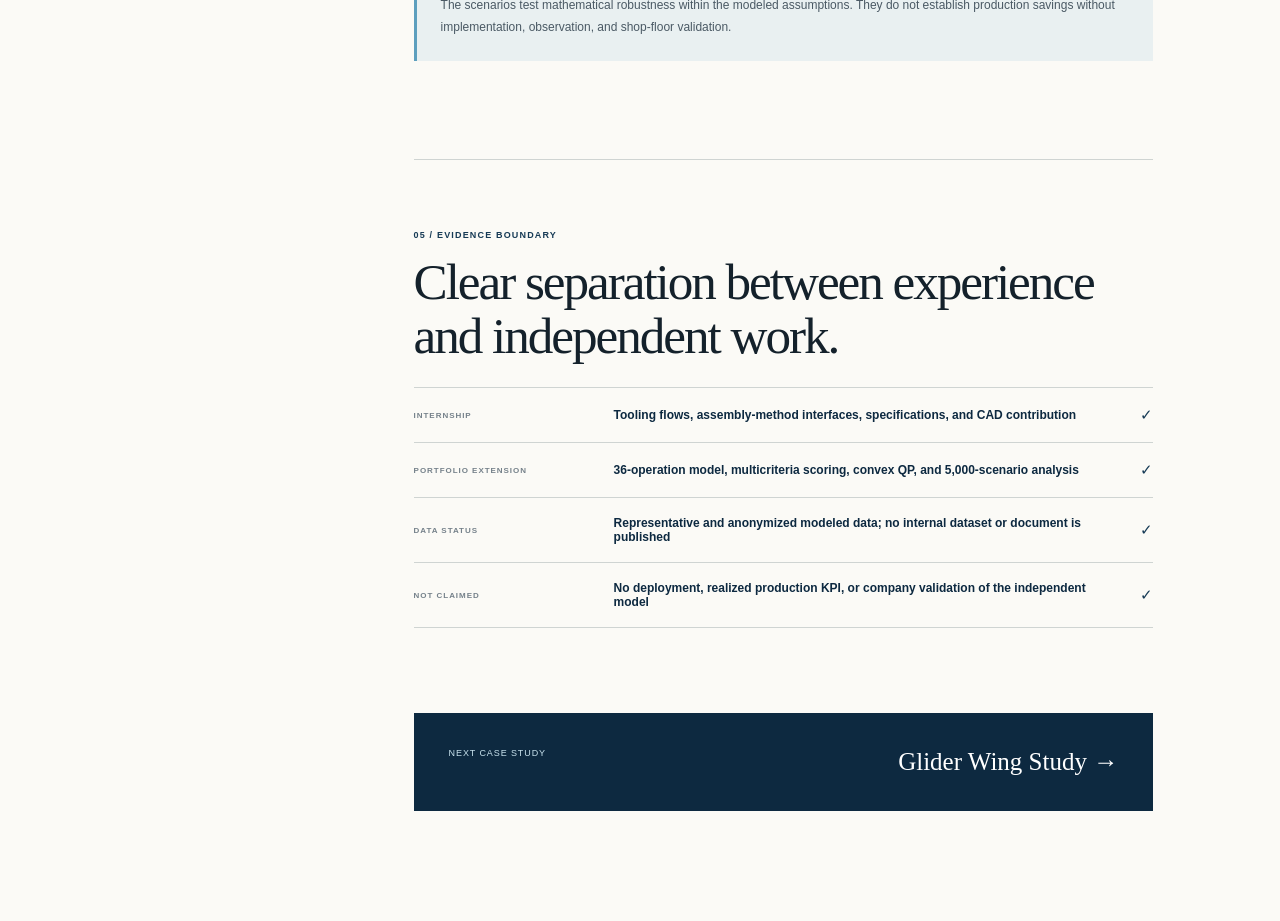
<file: projects/safran-optimization.html>
<!doctype html>
<html lang="en">
<head>
  <meta charset="utf-8"><meta name="viewport" content="width=device-width, initial-scale=1">
  <title>Nacelle Assembly Allocation Study — Hamza Houir Alami</title>
  <meta name="description" content="Independent portfolio study: constrained time-reduction allocation and uncertainty analysis for modeled nacelle assembly operations.">
  <link rel="stylesheet" href="../styles.css?v=9"><link rel="stylesheet" href="../project.css?v=3">
</head>
<body class="project-page">
  <header class="site-header"><a class="brand" href="../index.html"><span>HHA</span><strong>Hamza Houir Alami</strong></a><div class="project-header-actions"><a class="project-back" href="../index.html#work">← All selected work</a></div></header>
  <main class="case-shell">
    <section class="case-hero">
      <div class="case-eyebrow"><span>Operations research · Independent portfolio study</span><span>2026</span></div>
      <h1>Nacelle Assembly Allocation under Constraints</h1>
      <p class="case-deck">A self-initiated study of how multicriteria scoring, convex quadratic programming, and Monte Carlo analysis can allocate a theoretical time-reduction target across modeled assembly operations.</p>
      <div class="case-links"><a class="button button-primary" href="#method">Explore the method <span>↓</span></a><a class="button button-secondary" href="mailto:h.houir.alami@gmail.com?subject=Nacelle%20assembly%20optimization%20study">Discuss the model <span>↗</span></a></div>
    </section>
    <section class="case-facts" aria-label="Project facts">
      <div><span>Project status</span><p>Independent portfolio study</p></div><div><span>Modeled system</span><p>36 assembly operations</p></div><div><span>Optimization</span><p>Convex quadratic program</p></div><div><span>Robustness</span><p>5,000 Monte Carlo scenarios</p></div>
    </section>
    <div class="case-body">
      <nav class="case-toc" aria-label="Case study sections"><a href="#context">Context</a><a href="#problem">Problem</a><a href="#method">Method</a><a href="#robustness">Robustness</a><a href="#boundary">Boundary</a></nav>
      <div class="case-content">
        <section class="case-section" id="context"><span>01 / Context</span><h2>Industrial observation became a separate modeling question.</h2><p>My Safran Nacelles internship focused on tooling flows, assembly-method interfaces, specifications, and CAD work. After the internship, I developed this independent study to examine a broader operations-research question using representative, anonymized modeled data. It is not presented as a deployed Safran tool or a realized production result.</p><figure class="case-figure case-figure-cover"><img src="../assets/experience-safran.jpg" alt="Aircraft nacelle manufacturing environment"><figcaption>The industrial setting motivated the question; the public model and reported results belong to a separate portfolio study.</figcaption></figure></section>
        <section class="case-section" id="problem"><span>02 / Problem</span><h2>A global reduction target must become feasible operation-level decisions.</h2><p>Uniformly reducing every task ignores feasibility, variability, technical difficulty, and quality constraints. The study therefore treats the target as an allocation problem: decide where modeled improvement effort should be concentrated while bounding the change assigned to every operation.</p></section>
        <section class="case-section" id="method"><span>03 / Method</span><h2>Combine engineering criteria with constrained optimization.</h2><div class="case-pipeline" aria-label="Optimization workflow"><span>36 operations</span><i>→</i><span>Criteria</span><i>→</i><span>Scores</span><i>→</i><span>Convex QP</span><i>→</i><span>Allocation</span></div><ol><li>Describe each modeled operation through representative time, variability, technical difficulty, and improvement-potential indicators.</li><li>Aggregate the criteria into a documented priority score.</li><li>Formulate a convex quadratic objective that avoids concentrating the entire target on a small number of tasks.</li><li>Impose a total-reduction equality and operation-level lower and upper bounds.</li><li>Check the numerical solution against feasibility and constraint residuals.</li></ol></section>
        <section class="case-section" id="robustness"><span>04 / Robustness</span><h2>Stress-test the allocation rather than trusting one optimum.</h2><p>A 5,000-scenario Monte Carlo experiment perturbed the modeled operation characteristics and recomputed outcome indicators. The purpose was to identify whether the allocation remained stable under uncertainty and which assumptions drove the largest changes.</p><div class="case-note"><strong>Interpretation</strong><p>The scenarios test mathematical robustness within the modeled assumptions. They do not establish production savings without implementation, observation, and shop-floor validation.</p></div></section>
        <section class="case-section" id="boundary"><span>05 / Evidence boundary</span><h2>Clear separation between experience and independent work.</h2><div class="evidence-list"><div><span>Internship</span><strong>Tooling flows, assembly-method interfaces, specifications, and CAD contribution</strong><em>✓</em></div><div><span>Portfolio extension</span><strong>36-operation model, multicriteria scoring, convex QP, and 5,000-scenario analysis</strong><em>✓</em></div><div><span>Data status</span><strong>Representative and anonymized modeled data; no internal dataset or document is published</strong><em>✓</em></div><div><span>Not claimed</span><strong>No deployment, realized production KPI, or company validation of the independent model</strong><em>✓</em></div></div></section>
        <a class="case-next" href="glider.html"><span>Next case study</span><strong>Glider Wing Study →</strong></a>
      </div>
    </div>
  </main>
</body>
</html>
</file>
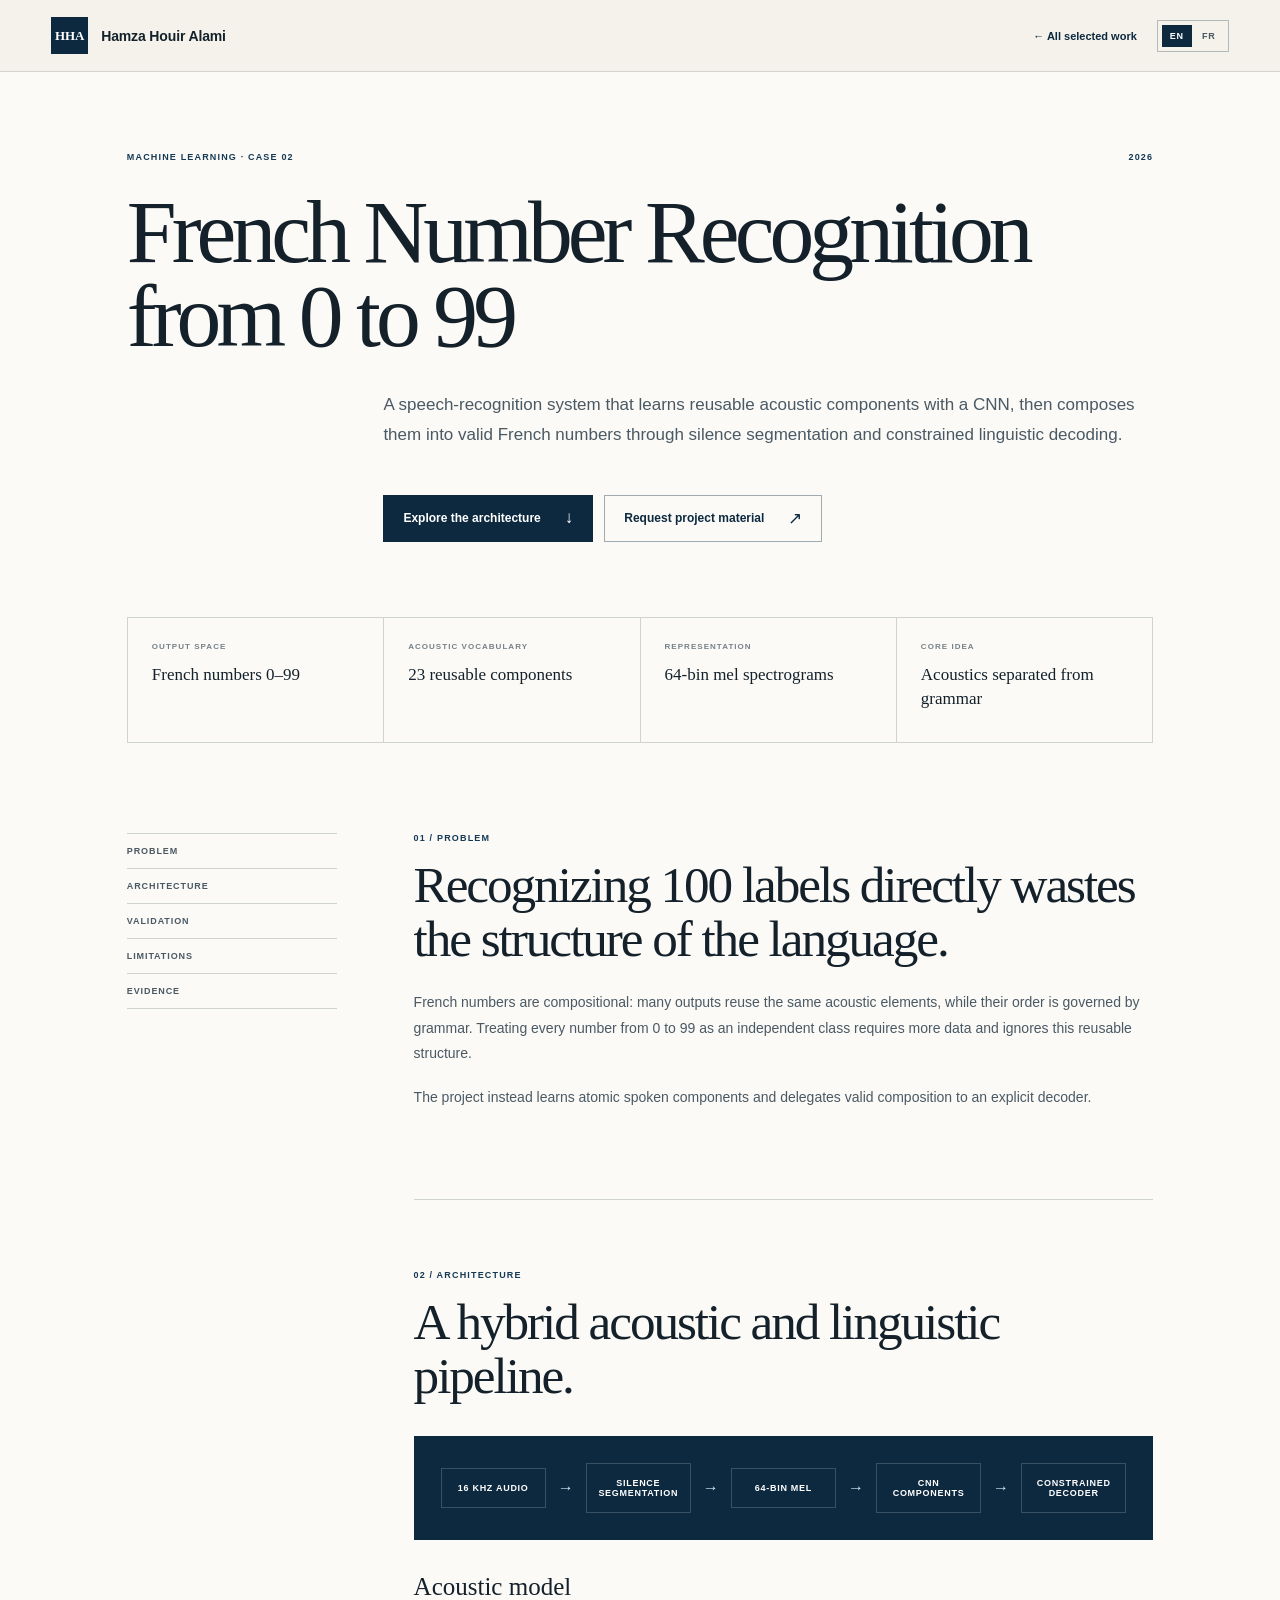
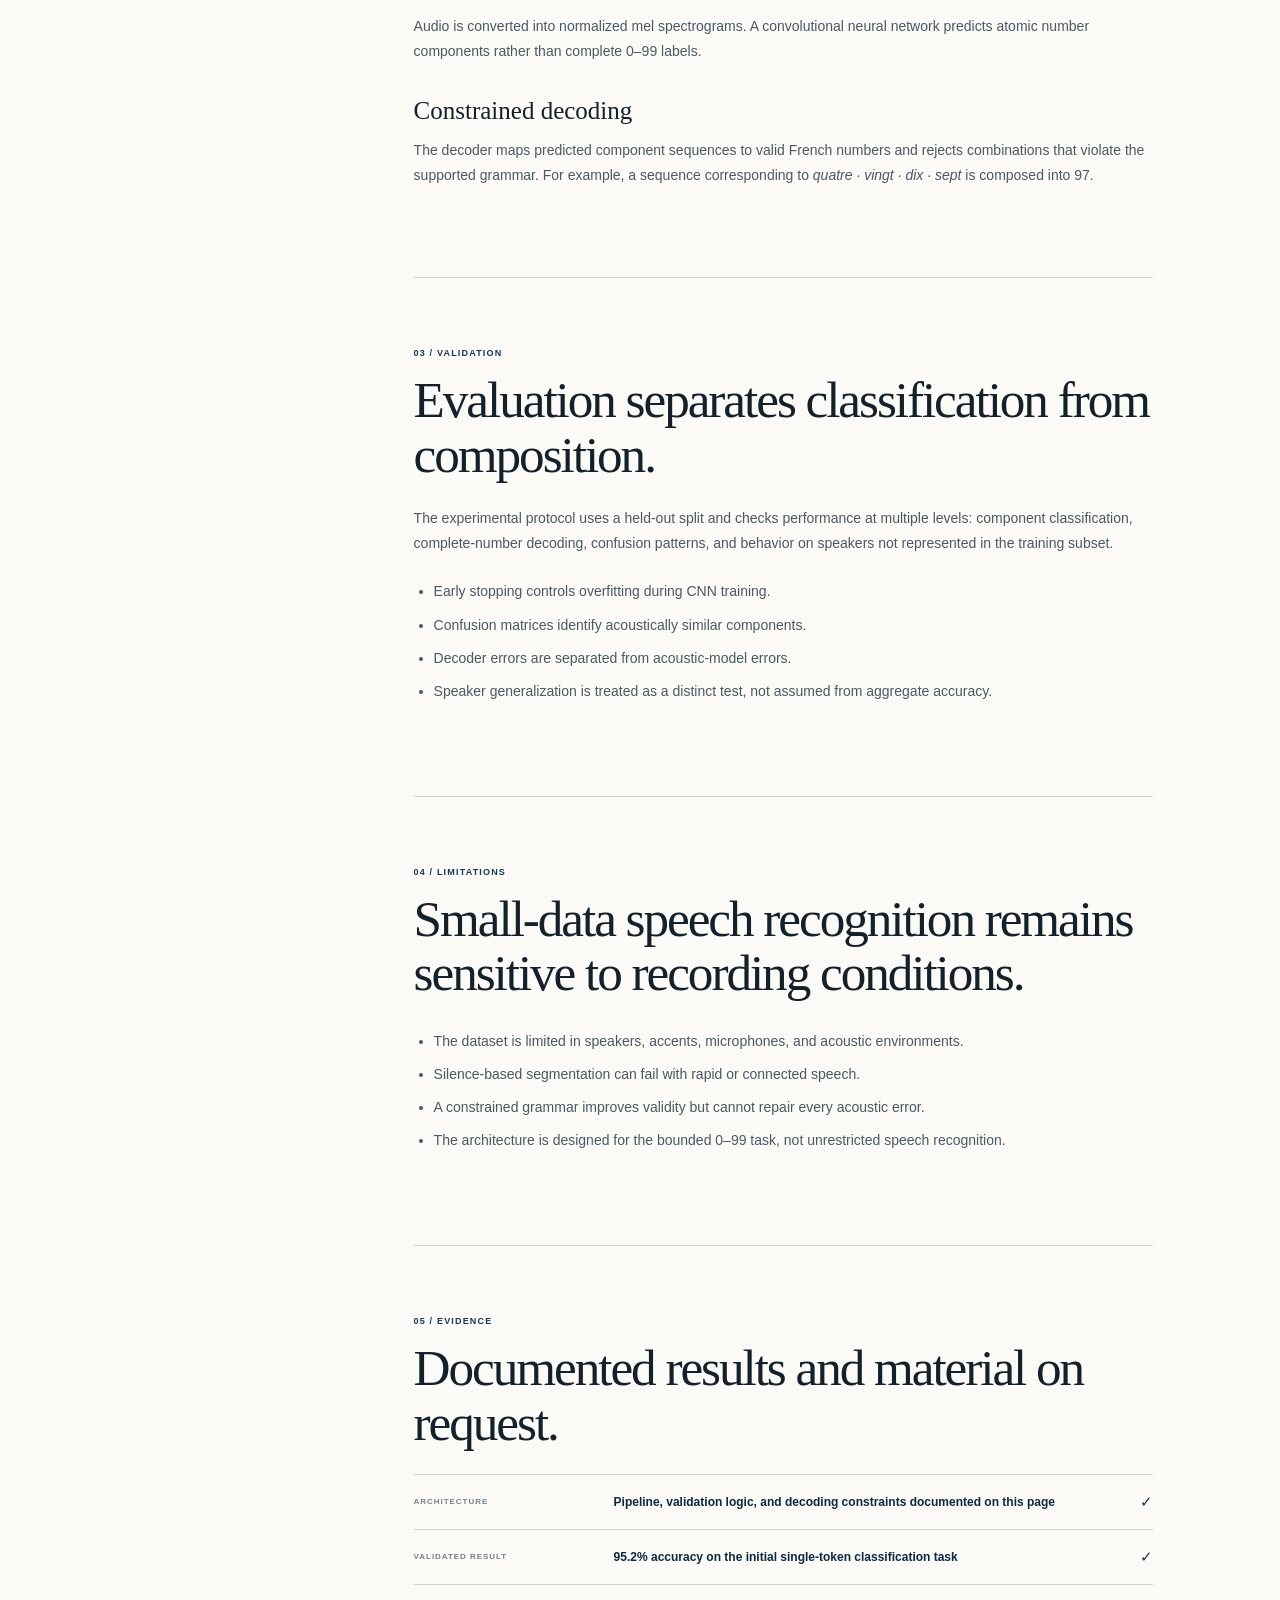
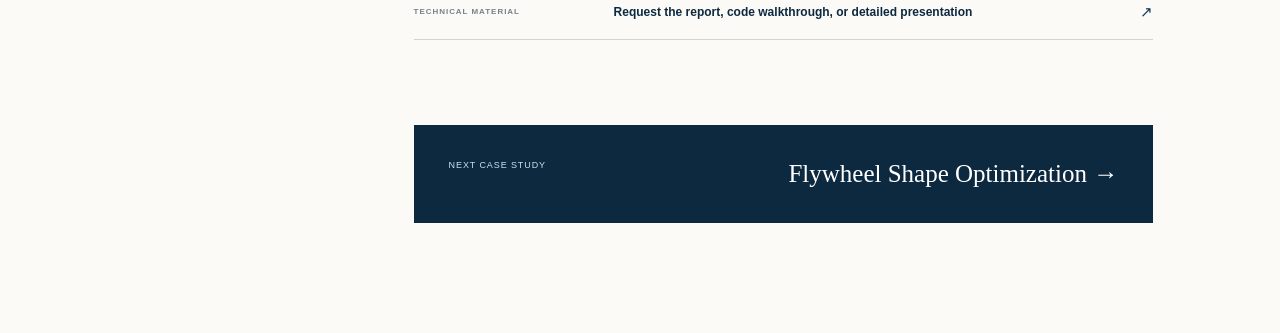
<file: projects/speech-recognition.html>
<!doctype html>
<html lang="en">
<head>
  <meta charset="utf-8"><meta name="viewport" content="width=device-width, initial-scale=1">
  <title>French Number Recognition — Hamza Houir Alami</title>
  <meta name="description" content="Case study: CNN-based French number recognition from 0 to 99 with constrained decoding.">
  <link rel="alternate" hreflang="en" href="https://hamza-67.github.io/projects/speech-recognition.html"><link rel="alternate" hreflang="fr" href="https://hamza-67.github.io/fr/projects/speech-recognition.html">
  <link rel="stylesheet" href="../styles.css?v=8"><link rel="stylesheet" href="../project.css?v=3">
</head>
<body class="project-page">
  <header class="site-header"><a class="brand" href="../index.html"><span>HHA</span><strong>Hamza Houir Alami</strong></a><div class="project-header-actions"><a class="project-back" href="../index.html#work">← All selected work</a><span class="language-switch" aria-label="Language"><a class="active" href="/projects/speech-recognition.html" aria-current="page">EN</a><a href="/fr/projects/speech-recognition.html" lang="fr">FR</a></span></div></header>
  <main class="case-shell">
    <section class="case-hero">
      <div class="case-eyebrow"><span>Machine learning · Case 02</span><span>2026</span></div>
      <h1>French Number Recognition from 0 to 99</h1>
      <p class="case-deck">A speech-recognition system that learns reusable acoustic components with a CNN, then composes them into valid French numbers through silence segmentation and constrained linguistic decoding.</p>
      <div class="case-links"><a class="button button-primary" href="#architecture">Explore the architecture <span>↓</span></a><a class="button button-secondary" href="mailto:h.houir.alami@gmail.com?subject=French%20number%20recognition%20project">Request project material <span>↗</span></a></div>
    </section>
    <section class="case-facts" aria-label="Project facts">
      <div><span>Output space</span><p>French numbers 0–99</p></div><div><span>Acoustic vocabulary</span><p>23 reusable components</p></div><div><span>Representation</span><p>64-bin mel spectrograms</p></div><div><span>Core idea</span><p>Acoustics separated from grammar</p></div>
    </section>
    <div class="case-body">
      <nav class="case-toc" aria-label="Case study sections"><a href="#problem">Problem</a><a href="#architecture">Architecture</a><a href="#validation">Validation</a><a href="#limits">Limitations</a><a href="#evidence">Evidence</a></nav>
      <div class="case-content">
        <section class="case-section" id="problem"><span>01 / Problem</span><h2>Recognizing 100 labels directly wastes the structure of the language.</h2><p>French numbers are compositional: many outputs reuse the same acoustic elements, while their order is governed by grammar. Treating every number from 0 to 99 as an independent class requires more data and ignores this reusable structure.</p><p>The project instead learns atomic spoken components and delegates valid composition to an explicit decoder.</p></section>
        <section class="case-section" id="architecture"><span>02 / Architecture</span><h2>A hybrid acoustic and linguistic pipeline.</h2><div class="case-pipeline" aria-label="Speech recognition pipeline"><span>16 kHz audio</span><i>→</i><span>Silence segmentation</span><i>→</i><span>64-bin mel</span><i>→</i><span>CNN components</span><i>→</i><span>Constrained decoder</span></div><h3>Acoustic model</h3><p>Audio is converted into normalized mel spectrograms. A convolutional neural network predicts atomic number components rather than complete 0–99 labels.</p><h3>Constrained decoding</h3><p>The decoder maps predicted component sequences to valid French numbers and rejects combinations that violate the supported grammar. For example, a sequence corresponding to <em>quatre · vingt · dix · sept</em> is composed into 97.</p></section>
        <section class="case-section" id="validation"><span>03 / Validation</span><h2>Evaluation separates classification from composition.</h2><p>The experimental protocol uses a held-out split and checks performance at multiple levels: component classification, complete-number decoding, confusion patterns, and behavior on speakers not represented in the training subset.</p><ul><li>Early stopping controls overfitting during CNN training.</li><li>Confusion matrices identify acoustically similar components.</li><li>Decoder errors are separated from acoustic-model errors.</li><li>Speaker generalization is treated as a distinct test, not assumed from aggregate accuracy.</li></ul></section>
        <section class="case-section" id="limits"><span>04 / Limitations</span><h2>Small-data speech recognition remains sensitive to recording conditions.</h2><ul><li>The dataset is limited in speakers, accents, microphones, and acoustic environments.</li><li>Silence-based segmentation can fail with rapid or connected speech.</li><li>A constrained grammar improves validity but cannot repair every acoustic error.</li><li>The architecture is designed for the bounded 0–99 task, not unrestricted speech recognition.</li></ul></section>
        <section class="case-section" id="evidence"><span>05 / Evidence</span><h2>Documented results and material on request.</h2><div class="evidence-list"><div><span>Architecture</span><strong>Pipeline, validation logic, and decoding constraints documented on this page</strong><em>✓</em></div><div><span>Validated result</span><strong>95.2% accuracy on the initial single-token classification task</strong><em>✓</em></div><a href="mailto:h.houir.alami@gmail.com?subject=French%20number%20recognition%20project"><span>Technical material</span><strong>Request the report, code walkthrough, or detailed presentation</strong><em>↗</em></a></div></section>
        <a class="case-next" href="flywheel.html"><span>Next case study</span><strong>Flywheel Shape Optimization →</strong></a>
      </div>
    </div>
  </main>
</body>
</html>
</file>
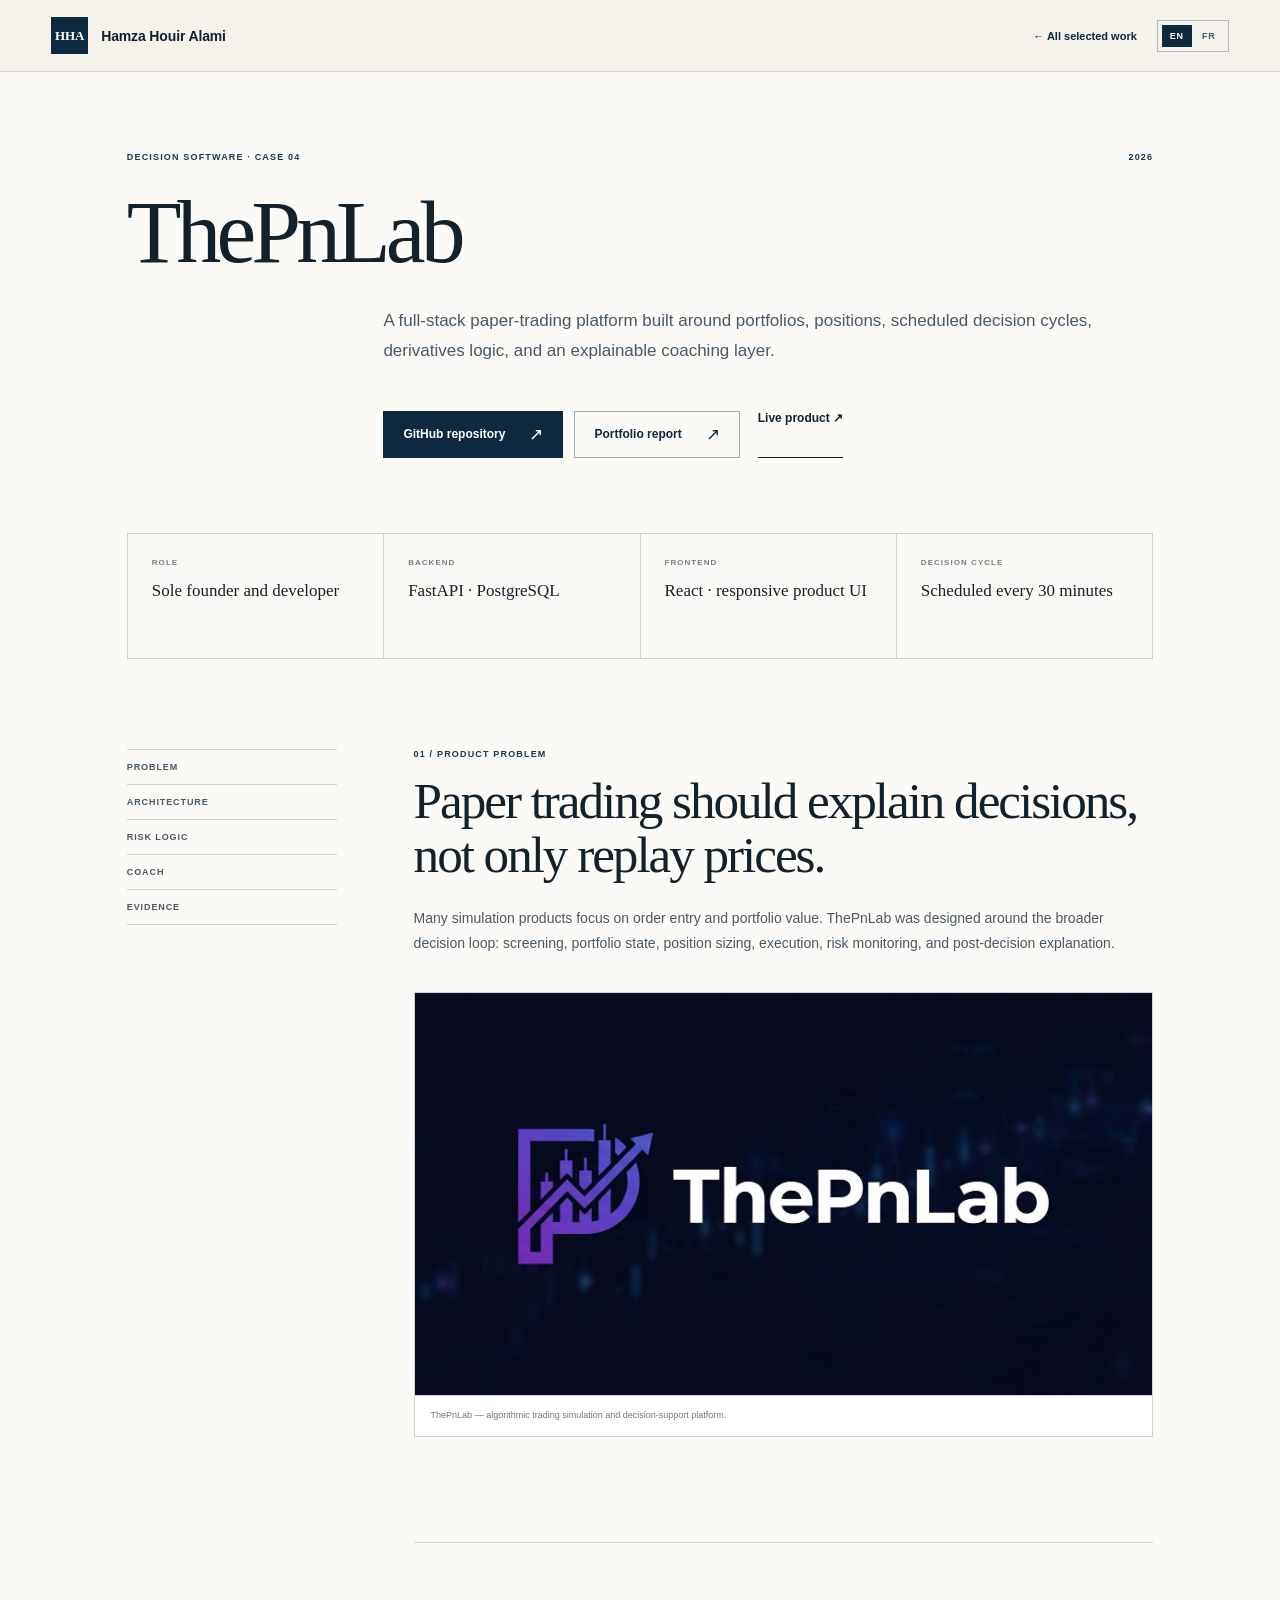
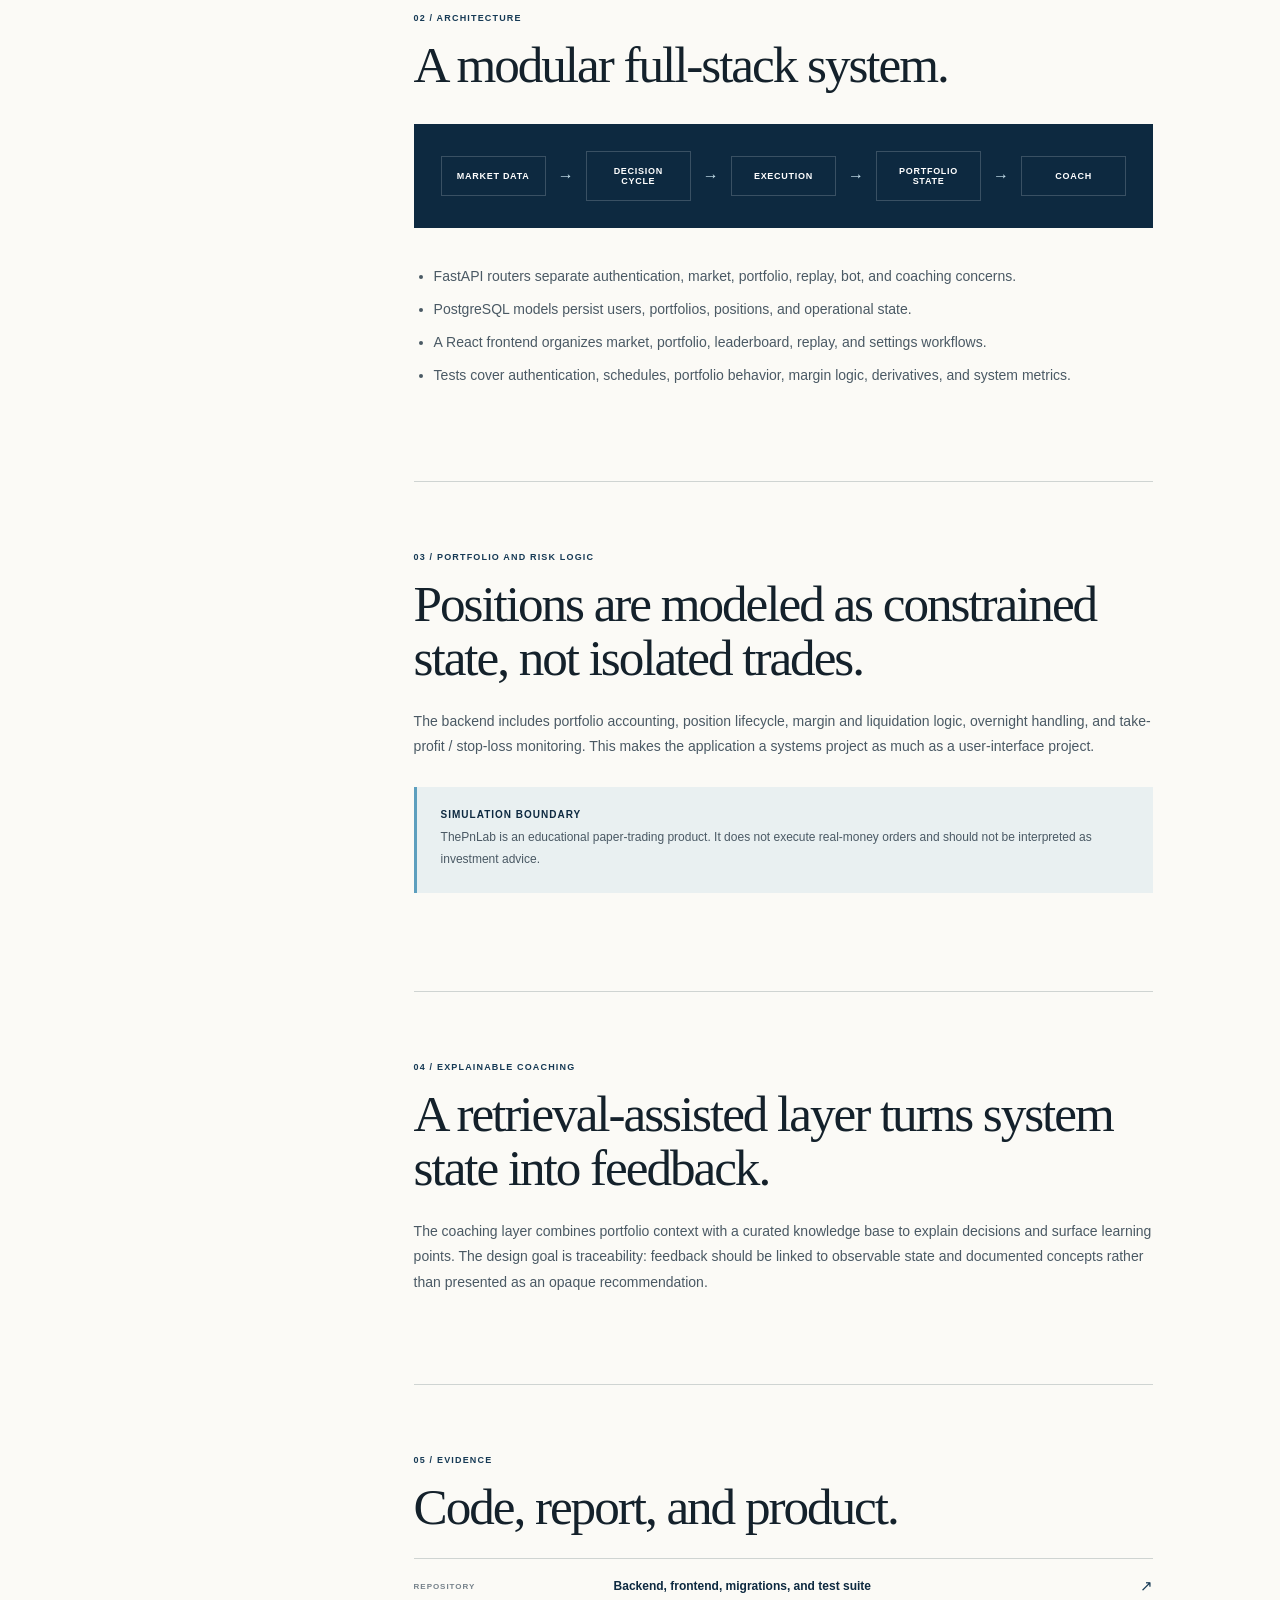
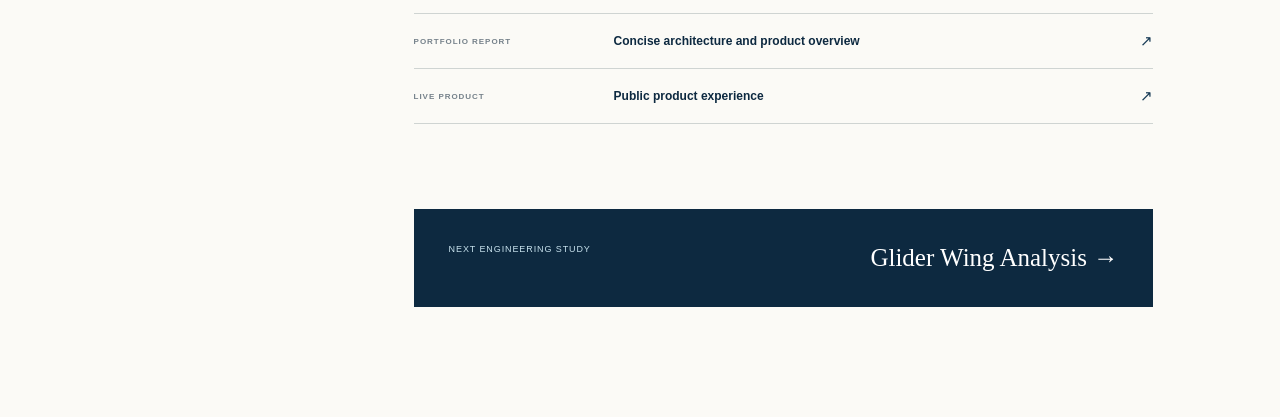
<file: projects/thepnlab.html>
<!doctype html>
<html lang="en">
<head>
  <meta charset="utf-8"><meta name="viewport" content="width=device-width, initial-scale=1">
  <title>ThePnLab — Hamza Houir Alami</title>
  <meta name="description" content="Case study: full-stack paper-trading and decision-support platform.">
  <link rel="alternate" hreflang="en" href="https://hamza-67.github.io/projects/thepnlab.html"><link rel="alternate" hreflang="fr" href="https://hamza-67.github.io/fr/projects/thepnlab.html">
  <link rel="stylesheet" href="../styles.css?v=8"><link rel="stylesheet" href="../project.css?v=3">
</head>
<body class="project-page">
  <header class="site-header"><a class="brand" href="../index.html"><span>HHA</span><strong>Hamza Houir Alami</strong></a><div class="project-header-actions"><a class="project-back" href="../index.html#work">← All selected work</a><span class="language-switch" aria-label="Language"><a class="active" href="/projects/thepnlab.html" aria-current="page">EN</a><a href="/fr/projects/thepnlab.html" lang="fr">FR</a></span></div></header>
  <main class="case-shell">
    <section class="case-hero">
      <div class="case-eyebrow"><span>Decision software · Case 04</span><span>2026</span></div>
      <h1>ThePnLab</h1>
      <p class="case-deck">A full-stack paper-trading platform built around portfolios, positions, scheduled decision cycles, derivatives logic, and an explainable coaching layer.</p>
      <div class="case-links"><a class="button button-primary" href="https://github.com/Hamza-67/ThePnLab" target="_blank" rel="noreferrer">GitHub repository <span>↗</span></a><a class="button button-secondary" href="../reports/thepnlab-portfolio-report.pdf" target="_blank">Portfolio report <span>↗</span></a><a class="text-link" href="https://thepnlab.com" target="_blank" rel="noreferrer">Live product ↗</a></div>
    </section>
    <section class="case-facts" aria-label="Project facts">
      <div><span>Role</span><p>Sole founder and developer</p></div><div><span>Backend</span><p>FastAPI · PostgreSQL</p></div><div><span>Frontend</span><p>React · responsive product UI</p></div><div><span>Decision cycle</span><p>Scheduled every 30 minutes</p></div>
    </section>
    <div class="case-body">
      <nav class="case-toc" aria-label="Case study sections"><a href="#problem">Problem</a><a href="#architecture">Architecture</a><a href="#risk">Risk logic</a><a href="#coach">Coach</a><a href="#evidence">Evidence</a></nav>
      <div class="case-content">
        <section class="case-section" id="problem"><span>01 / Product problem</span><h2>Paper trading should explain decisions, not only replay prices.</h2><p>Many simulation products focus on order entry and portfolio value. ThePnLab was designed around the broader decision loop: screening, portfolio state, position sizing, execution, risk monitoring, and post-decision explanation.</p><figure class="case-figure"><img src="../assets/thepnlab-cover.jpg" alt="ThePnLab product identity"><figcaption>ThePnLab — algorithmic trading simulation and decision-support platform.</figcaption></figure></section>
        <section class="case-section" id="architecture"><span>02 / Architecture</span><h2>A modular full-stack system.</h2><div class="case-pipeline" aria-label="ThePnLab product architecture"><span>Market data</span><i>→</i><span>Decision cycle</span><i>→</i><span>Execution</span><i>→</i><span>Portfolio state</span><i>→</i><span>Coach</span></div><ul><li>FastAPI routers separate authentication, market, portfolio, replay, bot, and coaching concerns.</li><li>PostgreSQL models persist users, portfolios, positions, and operational state.</li><li>A React frontend organizes market, portfolio, leaderboard, replay, and settings workflows.</li><li>Tests cover authentication, schedules, portfolio behavior, margin logic, derivatives, and system metrics.</li></ul></section>
        <section class="case-section" id="risk"><span>03 / Portfolio and risk logic</span><h2>Positions are modeled as constrained state, not isolated trades.</h2><p>The backend includes portfolio accounting, position lifecycle, margin and liquidation logic, overnight handling, and take-profit / stop-loss monitoring. This makes the application a systems project as much as a user-interface project.</p><div class="case-note"><strong>Simulation boundary</strong><p>ThePnLab is an educational paper-trading product. It does not execute real-money orders and should not be interpreted as investment advice.</p></div></section>
        <section class="case-section" id="coach"><span>04 / Explainable coaching</span><h2>A retrieval-assisted layer turns system state into feedback.</h2><p>The coaching layer combines portfolio context with a curated knowledge base to explain decisions and surface learning points. The design goal is traceability: feedback should be linked to observable state and documented concepts rather than presented as an opaque recommendation.</p></section>
        <section class="case-section" id="evidence"><span>05 / Evidence</span><h2>Code, report, and product.</h2><div class="evidence-list"><a href="https://github.com/Hamza-67/ThePnLab" target="_blank" rel="noreferrer"><span>Repository</span><strong>Backend, frontend, migrations, and test suite</strong><em>↗</em></a><a href="../reports/thepnlab-portfolio-report.pdf" target="_blank"><span>Portfolio report</span><strong>Concise architecture and product overview</strong><em>↗</em></a><a href="https://thepnlab.com" target="_blank" rel="noreferrer"><span>Live product</span><strong>Public product experience</strong><em>↗</em></a></div></section>
        <a class="case-next" href="glider.html"><span>Next engineering study</span><strong>Glider Wing Analysis →</strong></a>
      </div>
    </div>
  </main>
</body>
</html>
</file>
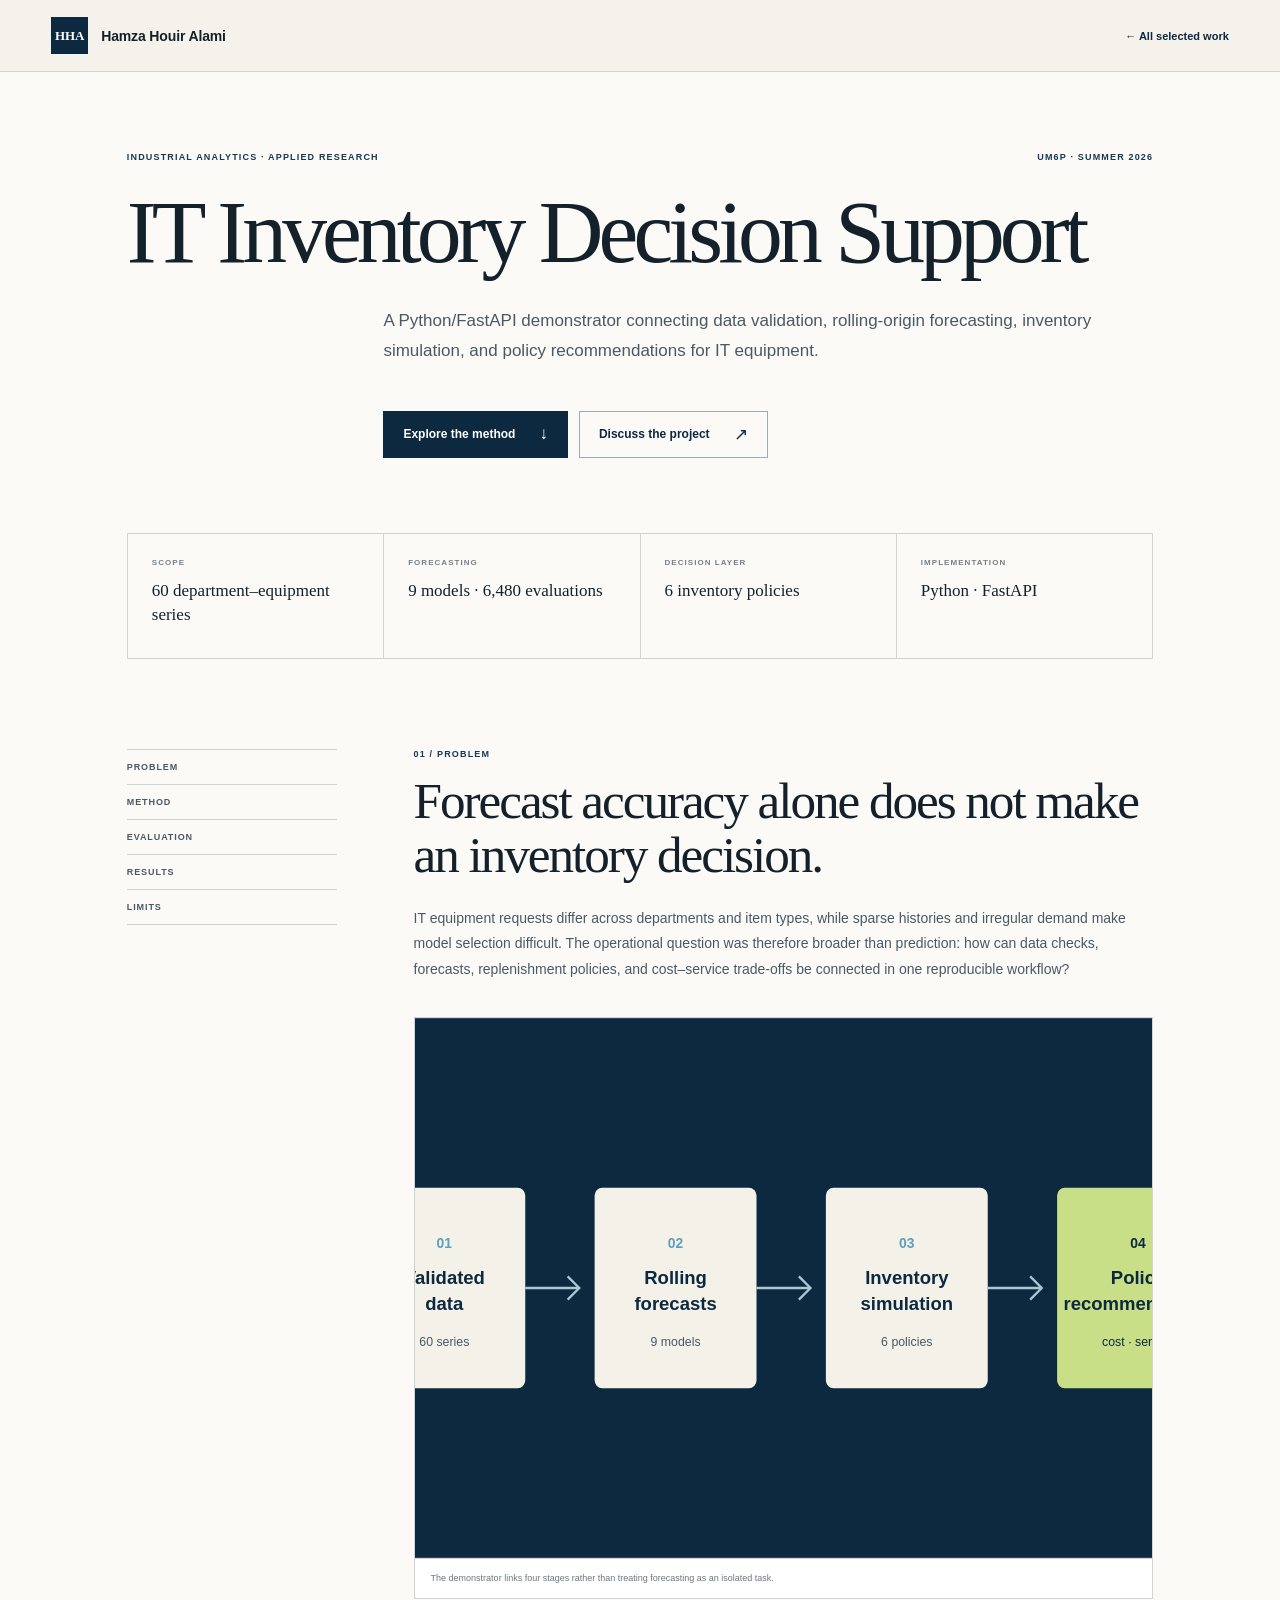
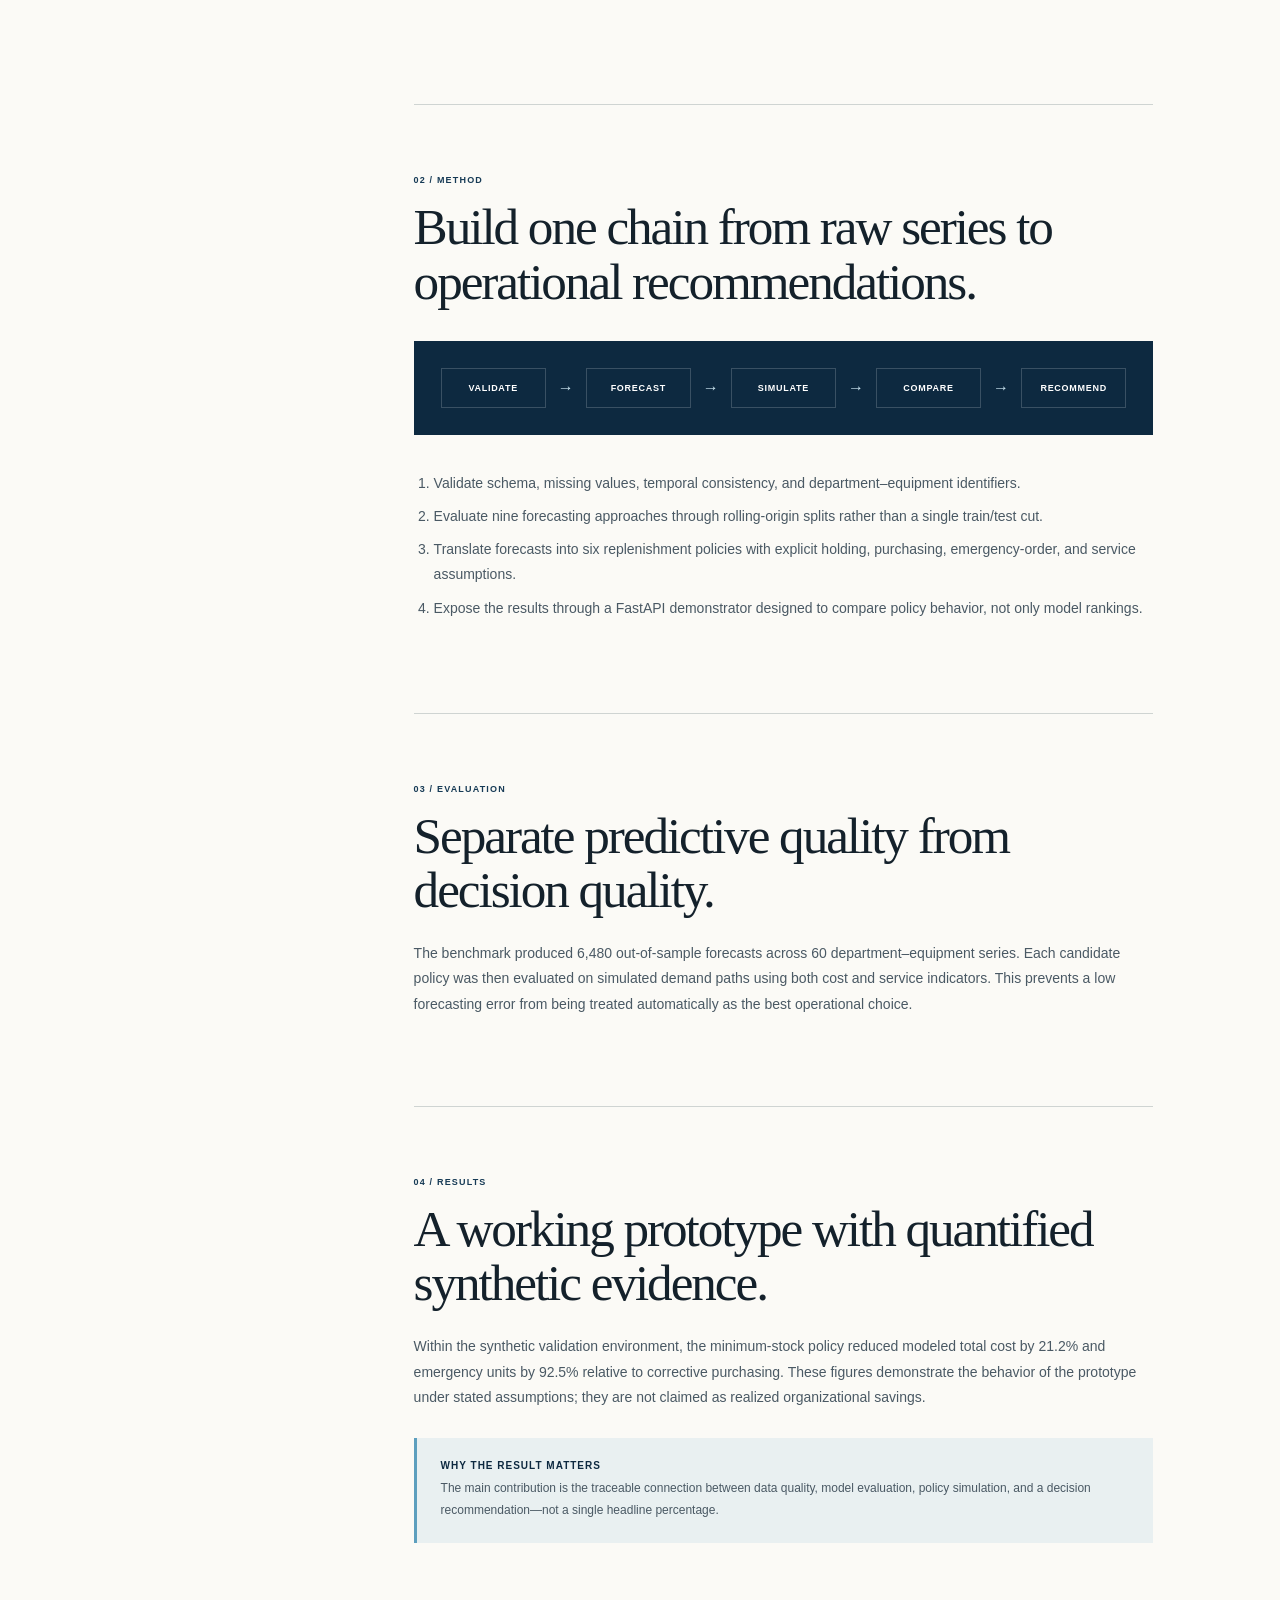
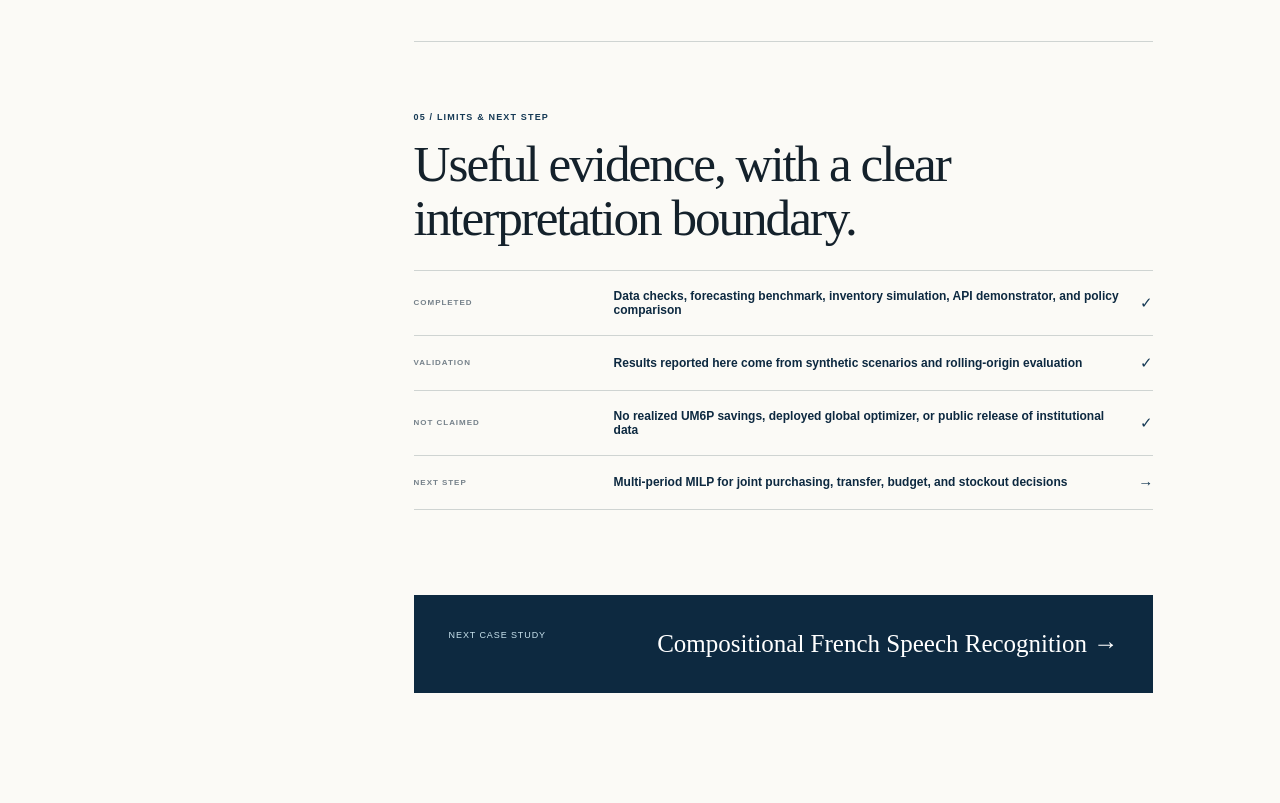
<file: projects/um6p-decision-support.html>
<!doctype html>
<html lang="en">
<head>
  <meta charset="utf-8"><meta name="viewport" content="width=device-width, initial-scale=1">
  <title>IT Inventory Decision Support — Hamza Houir Alami</title>
  <meta name="description" content="Applied research case: forecasting, inventory-policy simulation, and decision support for IT equipment management.">
  <link rel="stylesheet" href="../styles.css?v=9"><link rel="stylesheet" href="../project.css?v=3">
</head>
<body class="project-page">
  <header class="site-header"><a class="brand" href="../index.html"><span>HHA</span><strong>Hamza Houir Alami</strong></a><div class="project-header-actions"><a class="project-back" href="../index.html#work">← All selected work</a></div></header>
  <main class="case-shell">
    <section class="case-hero">
      <div class="case-eyebrow"><span>Industrial analytics · Applied research</span><span>UM6P · Summer 2026</span></div>
      <h1>IT Inventory Decision Support</h1>
      <p class="case-deck">A Python/FastAPI demonstrator connecting data validation, rolling-origin forecasting, inventory simulation, and policy recommendations for IT equipment.</p>
      <div class="case-links"><a class="button button-primary" href="#method">Explore the method <span>↓</span></a><a class="button button-secondary" href="mailto:h.houir.alami@gmail.com?subject=UM6P%20inventory%20decision-support%20case">Discuss the project <span>↗</span></a></div>
    </section>
    <section class="case-facts" aria-label="Project facts">
      <div><span>Scope</span><p>60 department–equipment series</p></div><div><span>Forecasting</span><p>9 models · 6,480 evaluations</p></div><div><span>Decision layer</span><p>6 inventory policies</p></div><div><span>Implementation</span><p>Python · FastAPI</p></div>
    </section>
    <div class="case-body">
      <nav class="case-toc" aria-label="Case study sections"><a href="#problem">Problem</a><a href="#method">Method</a><a href="#evaluation">Evaluation</a><a href="#results">Results</a><a href="#limits">Limits</a></nav>
      <div class="case-content">
        <section class="case-section" id="problem"><span>01 / Problem</span><h2>Forecast accuracy alone does not make an inventory decision.</h2><p>IT equipment requests differ across departments and item types, while sparse histories and irregular demand make model selection difficult. The operational question was therefore broader than prediction: how can data checks, forecasts, replenishment policies, and cost–service trade-offs be connected in one reproducible workflow?</p><figure class="case-figure case-figure-cover"><img src="../assets/inventory-decision-pipeline.svg" alt="Inventory decision-support pipeline"><figcaption>The demonstrator links four stages rather than treating forecasting as an isolated task.</figcaption></figure></section>
        <section class="case-section" id="method"><span>02 / Method</span><h2>Build one chain from raw series to operational recommendations.</h2><div class="case-pipeline" aria-label="Inventory decision-support workflow"><span>Validate</span><i>→</i><span>Forecast</span><i>→</i><span>Simulate</span><i>→</i><span>Compare</span><i>→</i><span>Recommend</span></div><ol><li>Validate schema, missing values, temporal consistency, and department–equipment identifiers.</li><li>Evaluate nine forecasting approaches through rolling-origin splits rather than a single train/test cut.</li><li>Translate forecasts into six replenishment policies with explicit holding, purchasing, emergency-order, and service assumptions.</li><li>Expose the results through a FastAPI demonstrator designed to compare policy behavior, not only model rankings.</li></ol></section>
        <section class="case-section" id="evaluation"><span>03 / Evaluation</span><h2>Separate predictive quality from decision quality.</h2><p>The benchmark produced 6,480 out-of-sample forecasts across 60 department–equipment series. Each candidate policy was then evaluated on simulated demand paths using both cost and service indicators. This prevents a low forecasting error from being treated automatically as the best operational choice.</p></section>
        <section class="case-section" id="results"><span>04 / Results</span><h2>A working prototype with quantified synthetic evidence.</h2><p>Within the synthetic validation environment, the minimum-stock policy reduced modeled total cost by 21.2% and emergency units by 92.5% relative to corrective purchasing. These figures demonstrate the behavior of the prototype under stated assumptions; they are not claimed as realized organizational savings.</p><div class="case-note"><strong>Why the result matters</strong><p>The main contribution is the traceable connection between data quality, model evaluation, policy simulation, and a decision recommendation—not a single headline percentage.</p></div></section>
        <section class="case-section" id="limits"><span>05 / Limits &amp; next step</span><h2>Useful evidence, with a clear interpretation boundary.</h2><div class="evidence-list"><div><span>Completed</span><strong>Data checks, forecasting benchmark, inventory simulation, API demonstrator, and policy comparison</strong><em>✓</em></div><div><span>Validation</span><strong>Results reported here come from synthetic scenarios and rolling-origin evaluation</strong><em>✓</em></div><div><span>Not claimed</span><strong>No realized UM6P savings, deployed global optimizer, or public release of institutional data</strong><em>✓</em></div><div><span>Next step</span><strong>Multi-period MILP for joint purchasing, transfer, budget, and stockout decisions</strong><em>→</em></div></div></section>
        <a class="case-next" href="speech-recognition.html"><span>Next case study</span><strong>Compositional French Speech Recognition →</strong></a>
      </div>
    </div>
  </main>
</body>
</html>
</file>
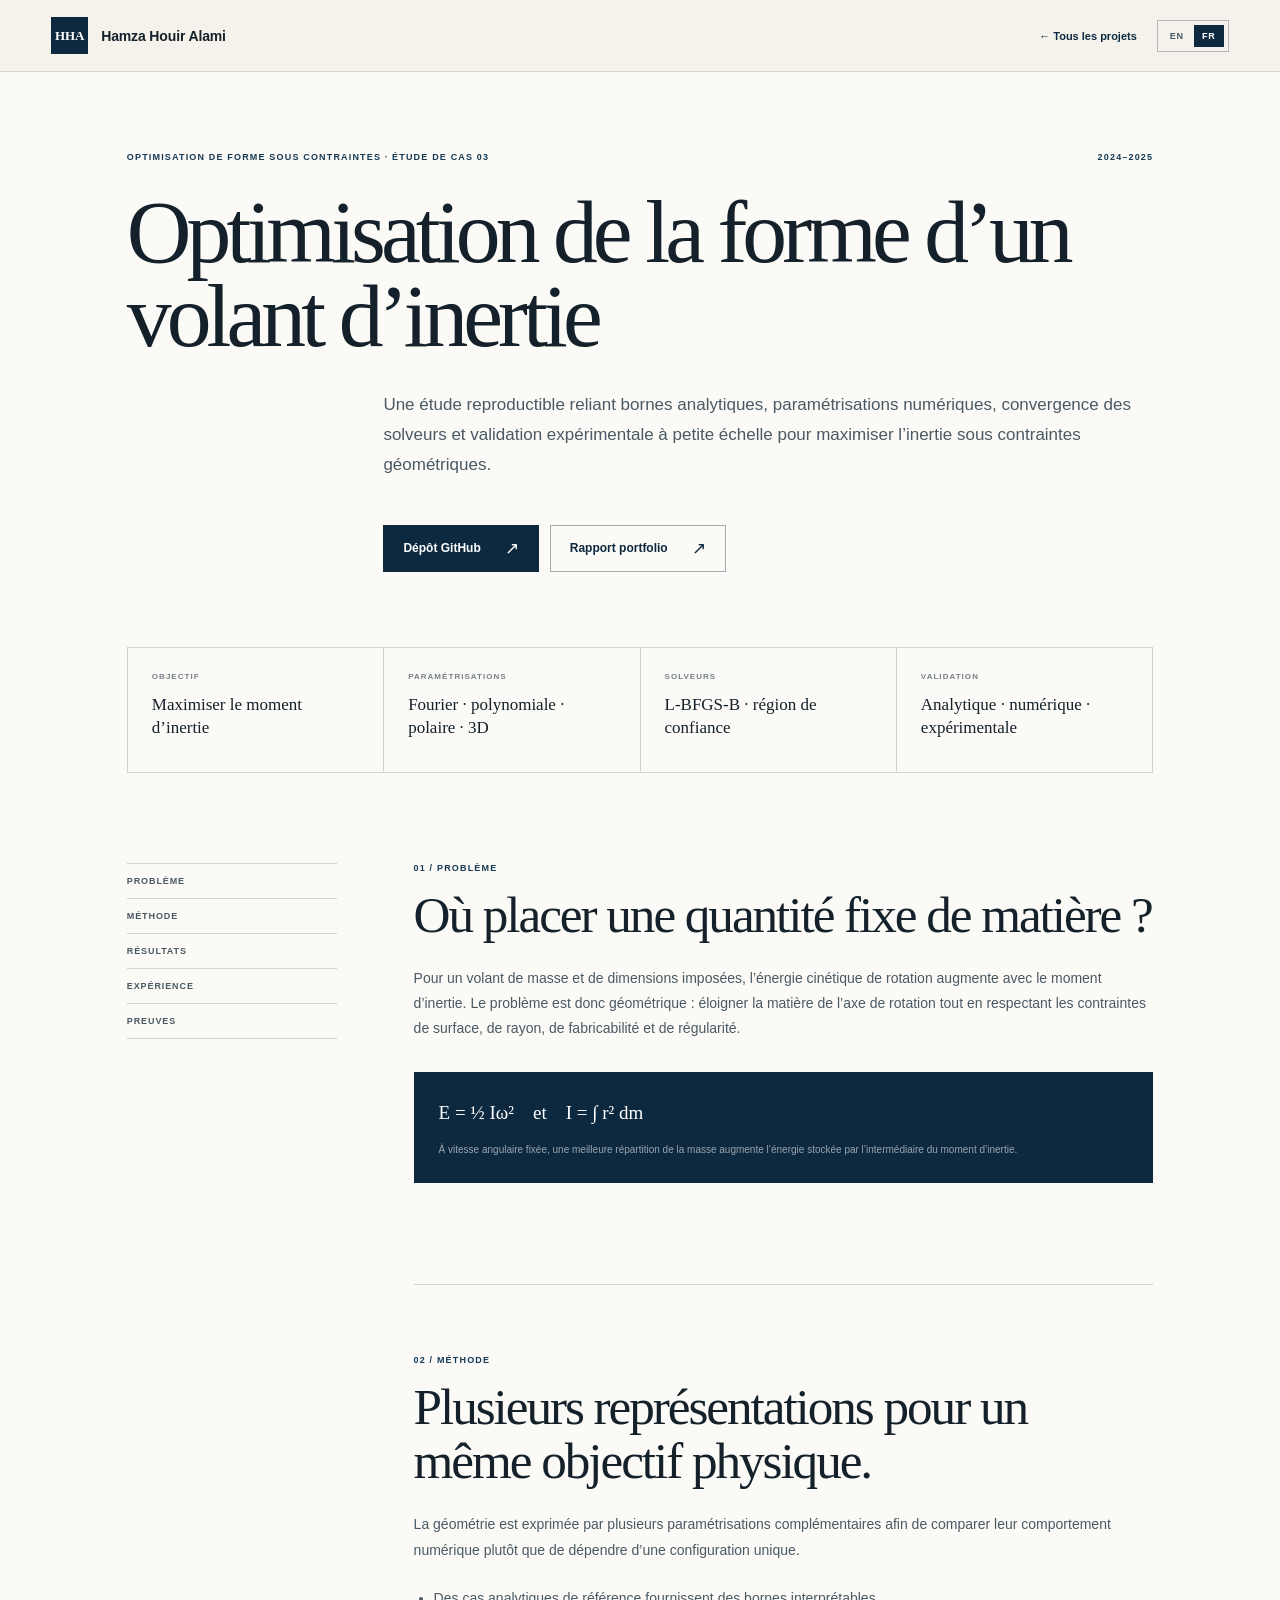
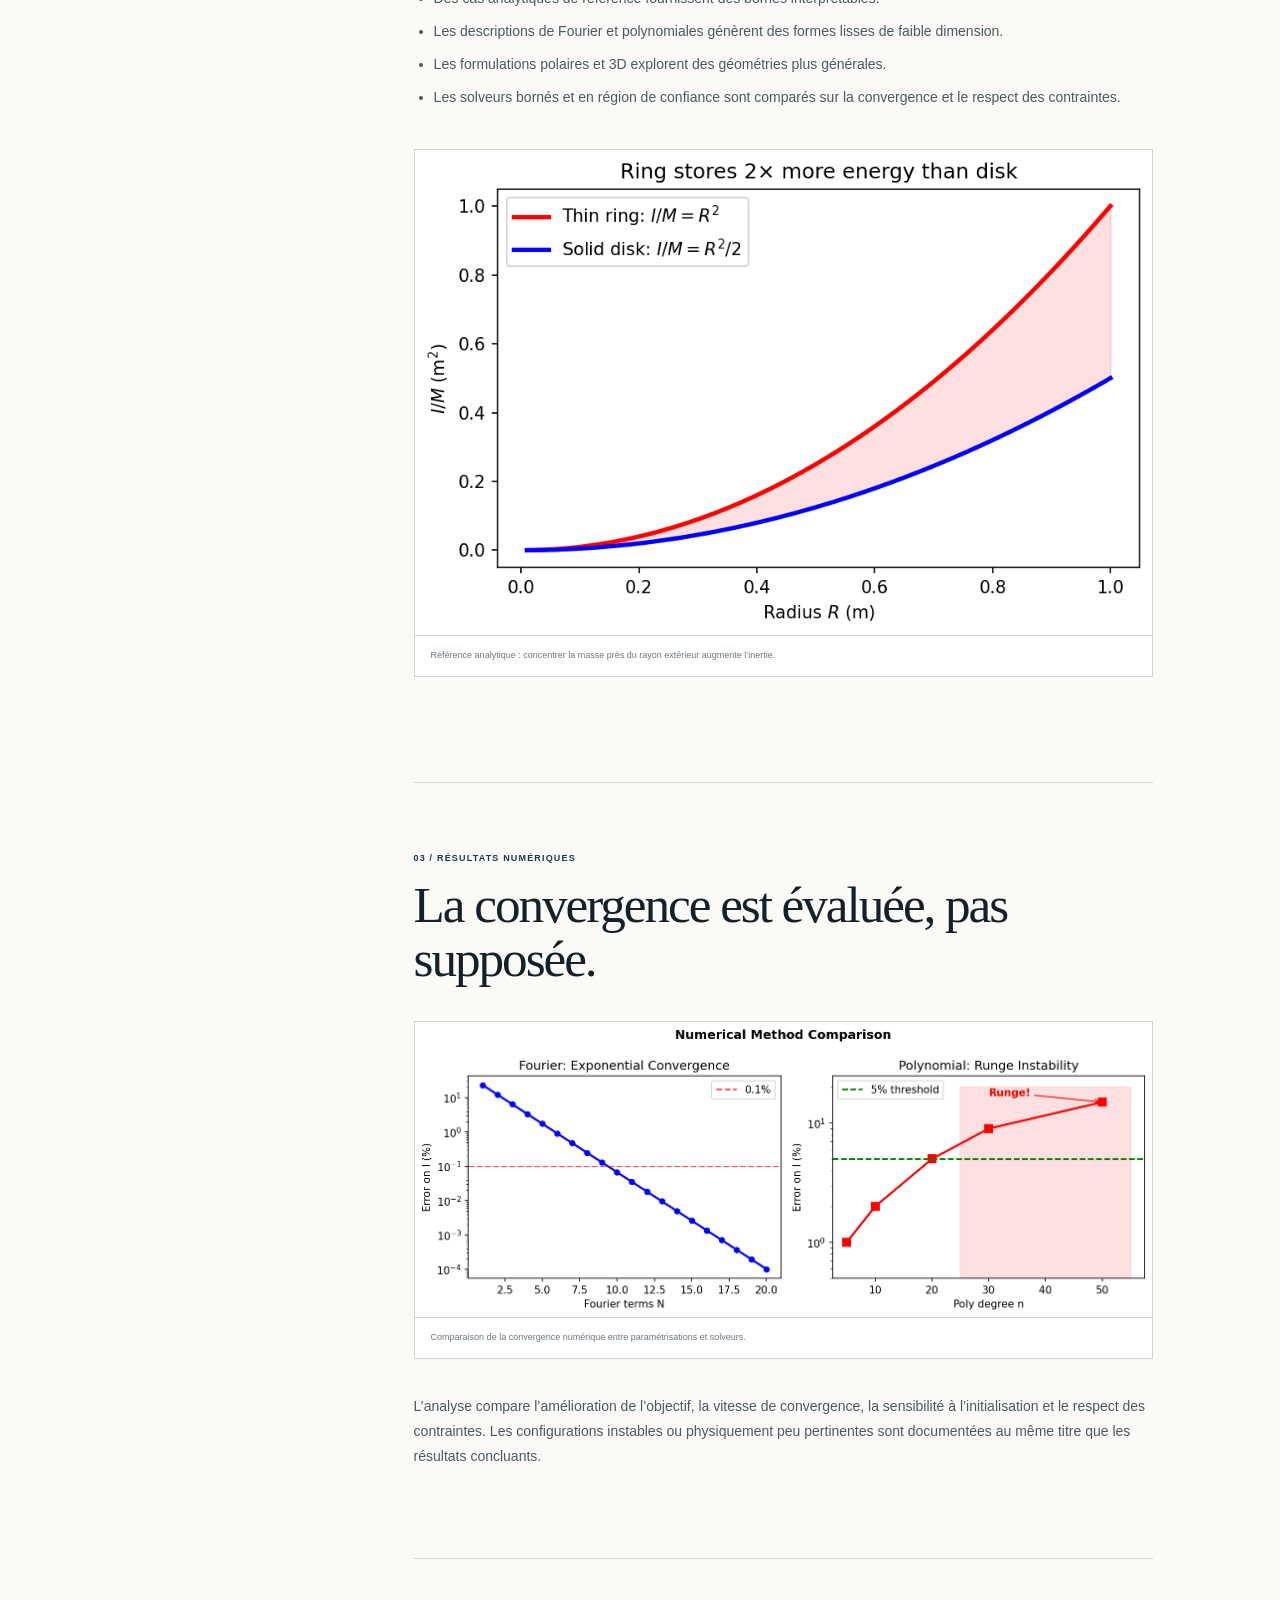
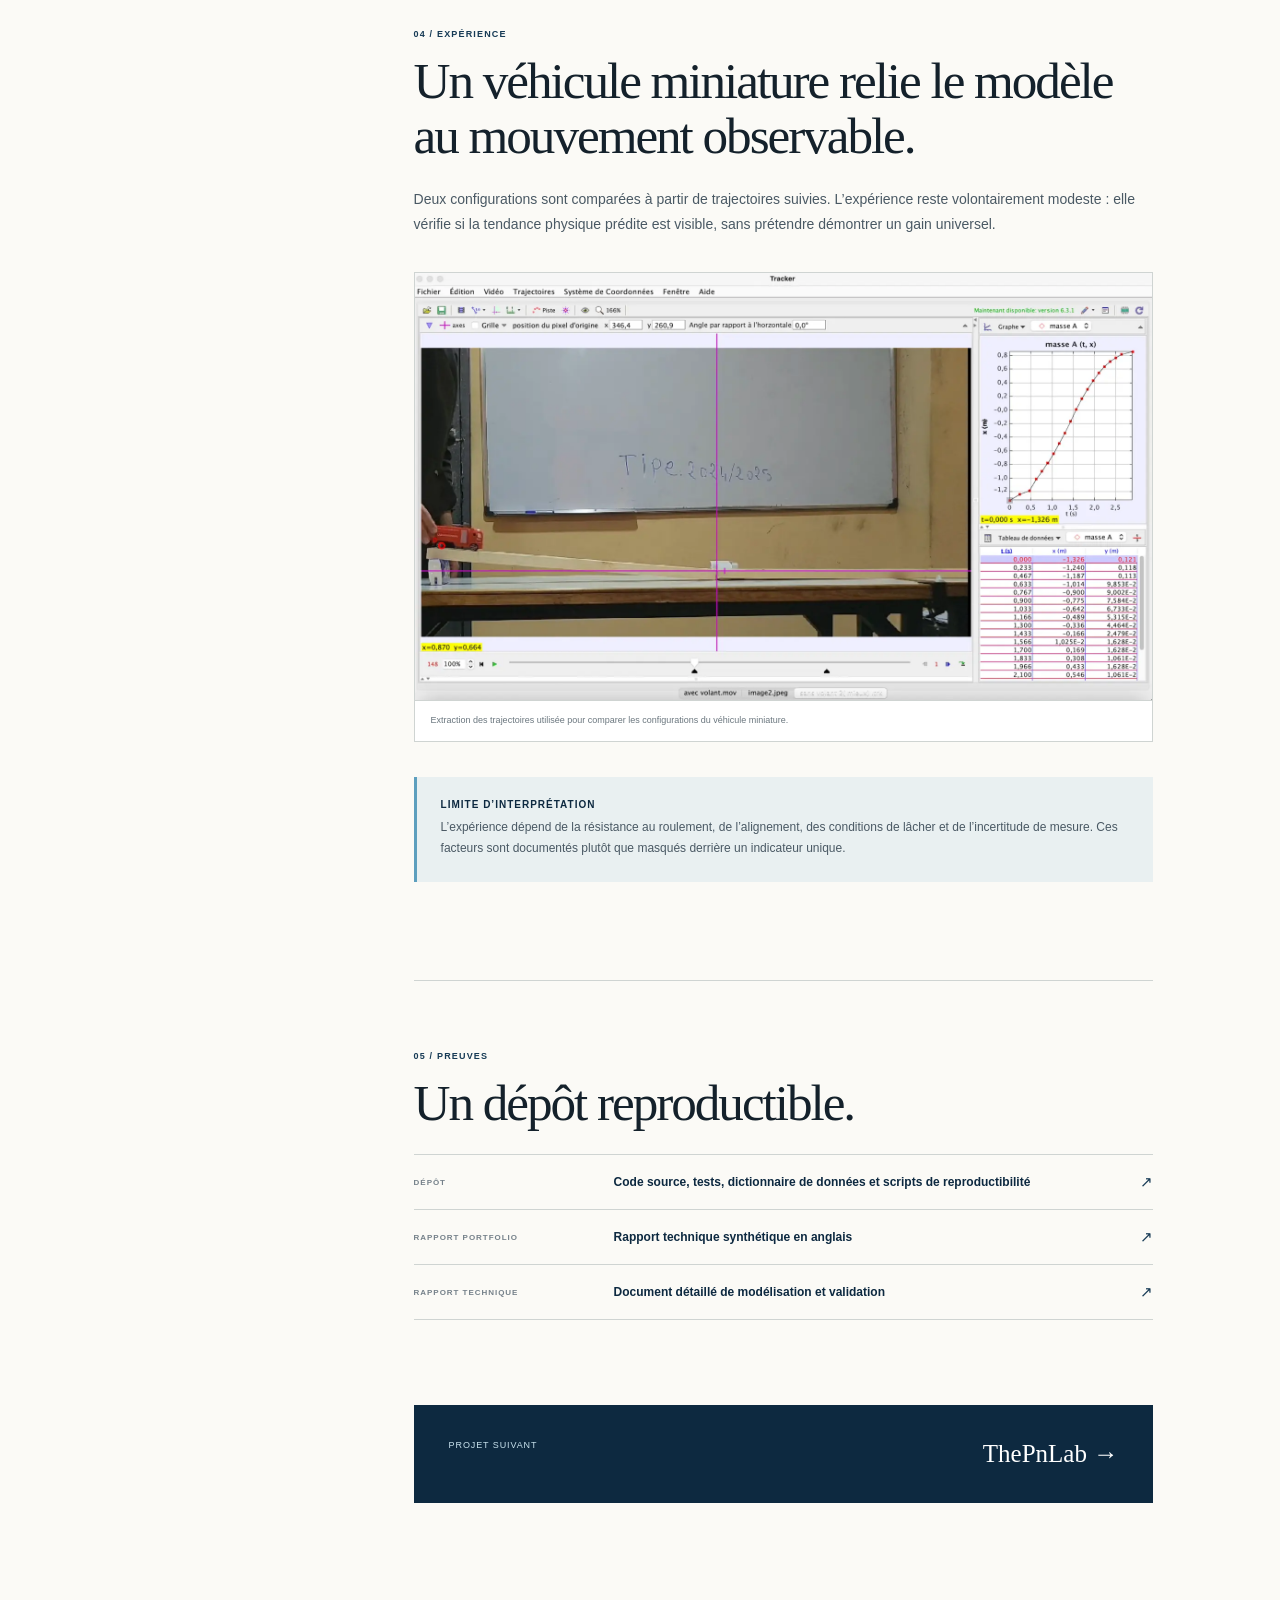
<file: fr/projects/flywheel.html>
<!doctype html>
<html lang="fr">
<head>
  <meta charset="utf-8"><meta name="viewport" content="width=device-width, initial-scale=1">
  <title>Optimisation d’un volant d’inertie — Hamza Houir Alami</title>
  <meta name="description" content="Étude de cas : optimisation analytique, numérique et expérimentale de la forme d’un volant d’inertie.">
  <link rel="alternate" hreflang="en" href="https://hamza-67.github.io/projects/flywheel.html"><link rel="alternate" hreflang="fr" href="https://hamza-67.github.io/fr/projects/flywheel.html">
  <link rel="stylesheet" href="../../styles.css?v=8"><link rel="stylesheet" href="../../project.css?v=3">
</head>
<body class="project-page">
  <header class="site-header"><a class="brand" href="../index.html"><span>HHA</span><strong>Hamza Houir Alami</strong></a><div class="project-header-actions"><a class="project-back" href="../index.html#work">← Tous les projets</a><span class="language-switch" aria-label="Langue"><a href="/projects/flywheel.html" lang="en">EN</a><a class="active" href="/fr/projects/flywheel.html" aria-current="page">FR</a></span></div></header>
  <main class="case-shell">
    <section class="case-hero">
      <div class="case-eyebrow"><span>Optimisation de forme sous contraintes · Étude de cas 03</span><span>2024–2025</span></div>
      <h1>Optimisation de la forme d’un volant d’inertie</h1>
      <p class="case-deck">Une étude reproductible reliant bornes analytiques, paramétrisations numériques, convergence des solveurs et validation expérimentale à petite échelle pour maximiser l’inertie sous contraintes géométriques.</p>
      <div class="case-links"><a class="button button-primary" href="https://github.com/Hamza-67/flywheel-shape-optimization" target="_blank" rel="noreferrer">Dépôt GitHub <span>↗</span></a><a class="button button-secondary" href="https://github.com/Hamza-67/flywheel-shape-optimization/blob/main/reports/portfolio_report.pdf" target="_blank" rel="noreferrer">Rapport portfolio <span>↗</span></a></div>
    </section>
    <section class="case-facts" aria-label="Informations sur le projet">
      <div><span>Objectif</span><p>Maximiser le moment d’inertie</p></div><div><span>Paramétrisations</span><p>Fourier · polynomiale · polaire · 3D</p></div><div><span>Solveurs</span><p>L-BFGS-B · région de confiance</p></div><div><span>Validation</span><p>Analytique · numérique · expérimentale</p></div>
    </section>
    <div class="case-body">
      <nav class="case-toc" aria-label="Sections de l’étude"><a href="#problem">Problème</a><a href="#method">Méthode</a><a href="#results">Résultats</a><a href="#experiment">Expérience</a><a href="#evidence">Preuves</a></nav>
      <div class="case-content">
        <section class="case-section" id="problem"><span>01 / Problème</span><h2>Où placer une quantité fixe de matière ?</h2><p>Pour un volant de masse et de dimensions imposées, l’énergie cinétique de rotation augmente avec le moment d’inertie. Le problème est donc géométrique : éloigner la matière de l’axe de rotation tout en respectant les contraintes de surface, de rayon, de fabricabilité et de régularité.</p><div class="case-equation">E = ½ Iω² &nbsp;&nbsp; et &nbsp;&nbsp; I = ∫ r² dm<small>À vitesse angulaire fixée, une meilleure répartition de la masse augmente l’énergie stockée par l’intermédiaire du moment d’inertie.</small></div></section>
        <section class="case-section" id="method"><span>02 / Méthode</span><h2>Plusieurs représentations pour un même objectif physique.</h2><p>La géométrie est exprimée par plusieurs paramétrisations complémentaires afin de comparer leur comportement numérique plutôt que de dépendre d’une configuration unique.</p><ul><li>Des cas analytiques de référence fournissent des bornes interprétables.</li><li>Les descriptions de Fourier et polynomiales génèrent des formes lisses de faible dimension.</li><li>Les formulations polaires et 3D explorent des géométries plus générales.</li><li>Les solveurs bornés et en région de confiance sont comparés sur la convergence et le respect des contraintes.</li></ul><figure class="case-figure"><img src="../../assets/flywheel-shapes.png" alt="Comparaison de l’inertie d’un anneau et d’un disque"><figcaption>Référence analytique : concentrer la masse près du rayon extérieur augmente l’inertie.</figcaption></figure></section>
        <section class="case-section" id="results"><span>03 / Résultats numériques</span><h2>La convergence est évaluée, pas supposée.</h2><figure class="case-figure"><img src="../../fig_convergence.png" alt="Comparaison des méthodes numériques pour l’optimisation du volant"><figcaption>Comparaison de la convergence numérique entre paramétrisations et solveurs.</figcaption></figure><p>L’analyse compare l’amélioration de l’objectif, la vitesse de convergence, la sensibilité à l’initialisation et le respect des contraintes. Les configurations instables ou physiquement peu pertinentes sont documentées au même titre que les résultats concluants.</p></section>
        <section class="case-section" id="experiment"><span>04 / Expérience</span><h2>Un véhicule miniature relie le modèle au mouvement observable.</h2><p>Deux configurations sont comparées à partir de trajectoires suivies. L’expérience reste volontairement modeste : elle vérifie si la tendance physique prédite est visible, sans prétendre démontrer un gain universel.</p><figure class="case-figure"><img src="../../assets/flywheel-tracker.webp" alt="Suivi de mouvement pour l’expérience du volant d’inertie"><figcaption>Extraction des trajectoires utilisée pour comparer les configurations du véhicule miniature.</figcaption></figure><div class="case-note"><strong>Limite d’interprétation</strong><p>L’expérience dépend de la résistance au roulement, de l’alignement, des conditions de lâcher et de l’incertitude de mesure. Ces facteurs sont documentés plutôt que masqués derrière un indicateur unique.</p></div></section>
        <section class="case-section" id="evidence"><span>05 / Preuves</span><h2>Un dépôt reproductible.</h2><div class="evidence-list"><a href="https://github.com/Hamza-67/flywheel-shape-optimization" target="_blank" rel="noreferrer"><span>Dépôt</span><strong>Code source, tests, dictionnaire de données et scripts de reproductibilité</strong><em>↗</em></a><a href="https://github.com/Hamza-67/flywheel-shape-optimization/blob/main/reports/portfolio_report.pdf" target="_blank" rel="noreferrer"><span>Rapport portfolio</span><strong>Rapport technique synthétique en anglais</strong><em>↗</em></a><a href="https://github.com/Hamza-67/flywheel-shape-optimization/blob/main/reports/technical_report.pdf" target="_blank" rel="noreferrer"><span>Rapport technique</span><strong>Document détaillé de modélisation et validation</strong><em>↗</em></a></div></section>
        <a class="case-next" href="thepnlab.html"><span>Projet suivant</span><strong>ThePnLab →</strong></a>
      </div>
    </div>
  </main>
</body>
</html>
</file>
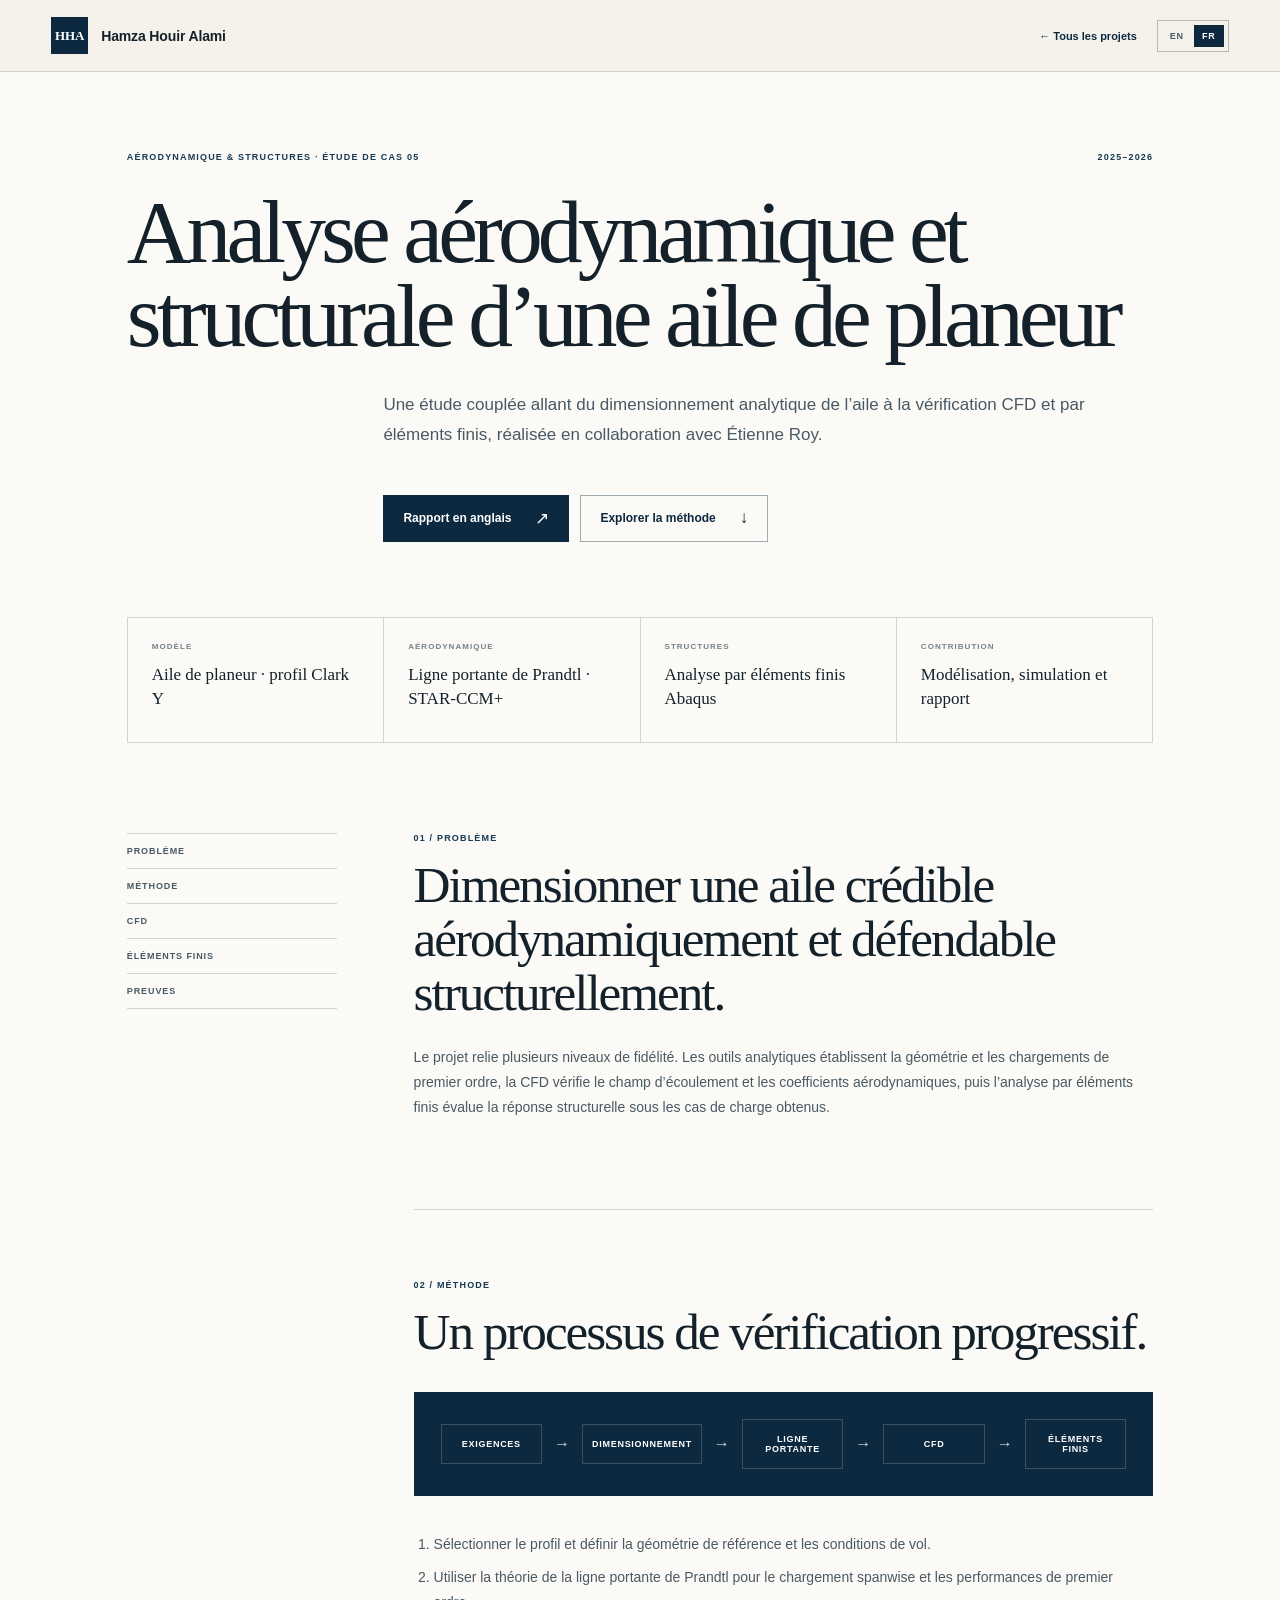
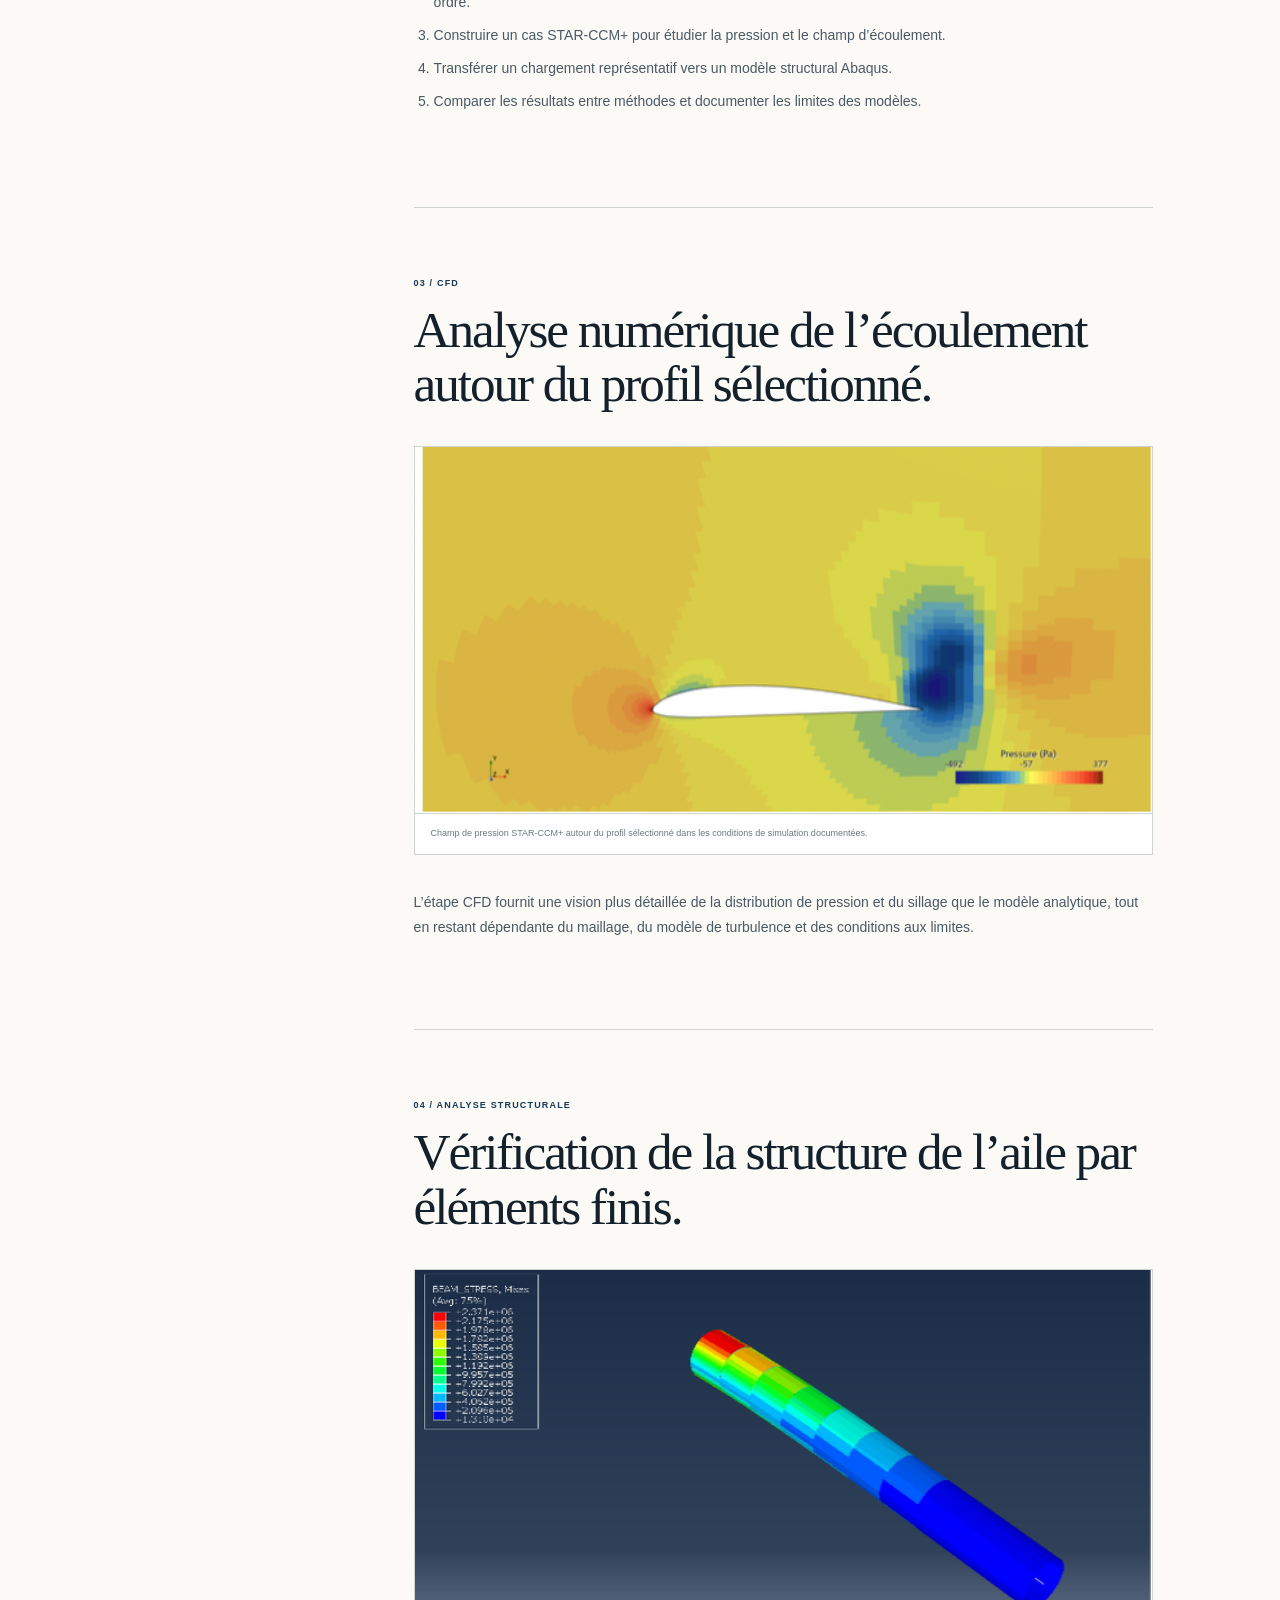
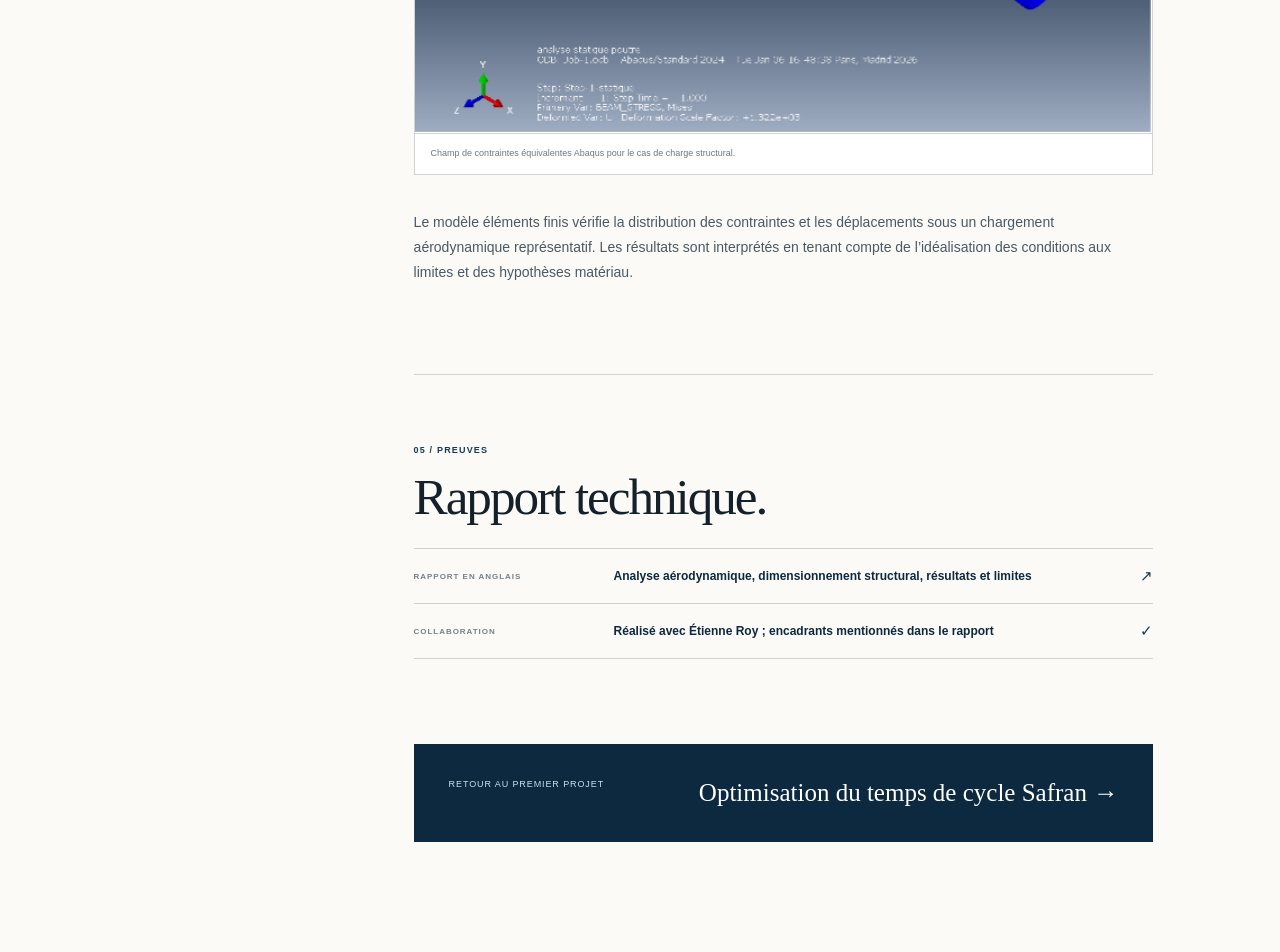
<file: fr/projects/glider.html>
<!doctype html>
<html lang="fr">
<head>
  <meta charset="utf-8"><meta name="viewport" content="width=device-width, initial-scale=1">
  <title>Analyse d’une aile de planeur — Hamza Houir Alami</title>
  <meta name="description" content="Étude de cas : analyse aérodynamique et structurale d’une aile de planeur.">
  <link rel="alternate" hreflang="en" href="https://hamza-67.github.io/projects/glider.html"><link rel="alternate" hreflang="fr" href="https://hamza-67.github.io/fr/projects/glider.html">
  <link rel="stylesheet" href="../../styles.css?v=8"><link rel="stylesheet" href="../../project.css?v=3">
</head>
<body class="project-page">
  <header class="site-header"><a class="brand" href="../index.html"><span>HHA</span><strong>Hamza Houir Alami</strong></a><div class="project-header-actions"><a class="project-back" href="../index.html#work">← Tous les projets</a><span class="language-switch" aria-label="Langue"><a href="/projects/glider.html" lang="en">EN</a><a class="active" href="/fr/projects/glider.html" aria-current="page">FR</a></span></div></header>
  <main class="case-shell">
    <section class="case-hero">
      <div class="case-eyebrow"><span>Aérodynamique &amp; structures · Étude de cas 05</span><span>2025–2026</span></div>
      <h1>Analyse aérodynamique et structurale d’une aile de planeur</h1>
      <p class="case-deck">Une étude couplée allant du dimensionnement analytique de l’aile à la vérification CFD et par éléments finis, réalisée en collaboration avec Étienne Roy.</p>
      <div class="case-links"><a class="button button-primary" href="../../reports/glider-report.pdf" target="_blank">Rapport en anglais <span>↗</span></a><a class="button button-secondary" href="#method">Explorer la méthode <span>↓</span></a></div>
    </section>
    <section class="case-facts" aria-label="Informations sur le projet">
      <div><span>Modèle</span><p>Aile de planeur · profil Clark Y</p></div><div><span>Aérodynamique</span><p>Ligne portante de Prandtl · STAR-CCM+</p></div><div><span>Structures</span><p>Analyse par éléments finis Abaqus</p></div><div><span>Contribution</span><p>Modélisation, simulation et rapport</p></div>
    </section>
    <div class="case-body">
      <nav class="case-toc" aria-label="Sections de l’étude"><a href="#problem">Problème</a><a href="#method">Méthode</a><a href="#cfd">CFD</a><a href="#fea">Éléments finis</a><a href="#evidence">Preuves</a></nav>
      <div class="case-content">
        <section class="case-section" id="problem"><span>01 / Problème</span><h2>Dimensionner une aile crédible aérodynamiquement et défendable structurellement.</h2><p>Le projet relie plusieurs niveaux de fidélité. Les outils analytiques établissent la géométrie et les chargements de premier ordre, la CFD vérifie le champ d’écoulement et les coefficients aérodynamiques, puis l’analyse par éléments finis évalue la réponse structurelle sous les cas de charge obtenus.</p></section>
        <section class="case-section" id="method"><span>02 / Méthode</span><h2>Un processus de vérification progressif.</h2><div class="case-pipeline" aria-label="Méthode d’analyse du planeur"><span>Exigences</span><i>→</i><span>Dimensionnement</span><i>→</i><span>Ligne portante</span><i>→</i><span>CFD</span><i>→</i><span>Éléments finis</span></div><ol><li>Sélectionner le profil et définir la géométrie de référence et les conditions de vol.</li><li>Utiliser la théorie de la ligne portante de Prandtl pour le chargement spanwise et les performances de premier ordre.</li><li>Construire un cas STAR-CCM+ pour étudier la pression et le champ d’écoulement.</li><li>Transférer un chargement représentatif vers un modèle structural Abaqus.</li><li>Comparer les résultats entre méthodes et documenter les limites des modèles.</li></ol></section>
        <section class="case-section" id="cfd"><span>03 / CFD</span><h2>Analyse numérique de l’écoulement autour du profil sélectionné.</h2><figure class="case-figure"><img src="../../assets/glider-cfd.png" alt="Champ de pression CFD autour du profil du planeur"><figcaption>Champ de pression STAR-CCM+ autour du profil sélectionné dans les conditions de simulation documentées.</figcaption></figure><p>L’étape CFD fournit une vision plus détaillée de la distribution de pression et du sillage que le modèle analytique, tout en restant dépendante du maillage, du modèle de turbulence et des conditions aux limites.</p></section>
        <section class="case-section" id="fea"><span>04 / Analyse structurale</span><h2>Vérification de la structure de l’aile par éléments finis.</h2><figure class="case-figure"><img src="../../assets/glider-fea.png" alt="Champ de contraintes Abaqus dans l’aile du planeur"><figcaption>Champ de contraintes équivalentes Abaqus pour le cas de charge structural.</figcaption></figure><p>Le modèle éléments finis vérifie la distribution des contraintes et les déplacements sous un chargement aérodynamique représentatif. Les résultats sont interprétés en tenant compte de l’idéalisation des conditions aux limites et des hypothèses matériau.</p></section>
        <section class="case-section" id="evidence"><span>05 / Preuves</span><h2>Rapport technique.</h2><div class="evidence-list"><a href="../../reports/glider-report.pdf" target="_blank"><span>Rapport en anglais</span><strong>Analyse aérodynamique, dimensionnement structural, résultats et limites</strong><em>↗</em></a><div><span>Collaboration</span><strong>Réalisé avec Étienne Roy ; encadrants mentionnés dans le rapport</strong><em>✓</em></div></div></section>
        <a class="case-next" href="safran-optimization.html"><span>Retour au premier projet</span><strong>Optimisation du temps de cycle Safran →</strong></a>
      </div>
    </div>
  </main>
</body>
</html>
</file>
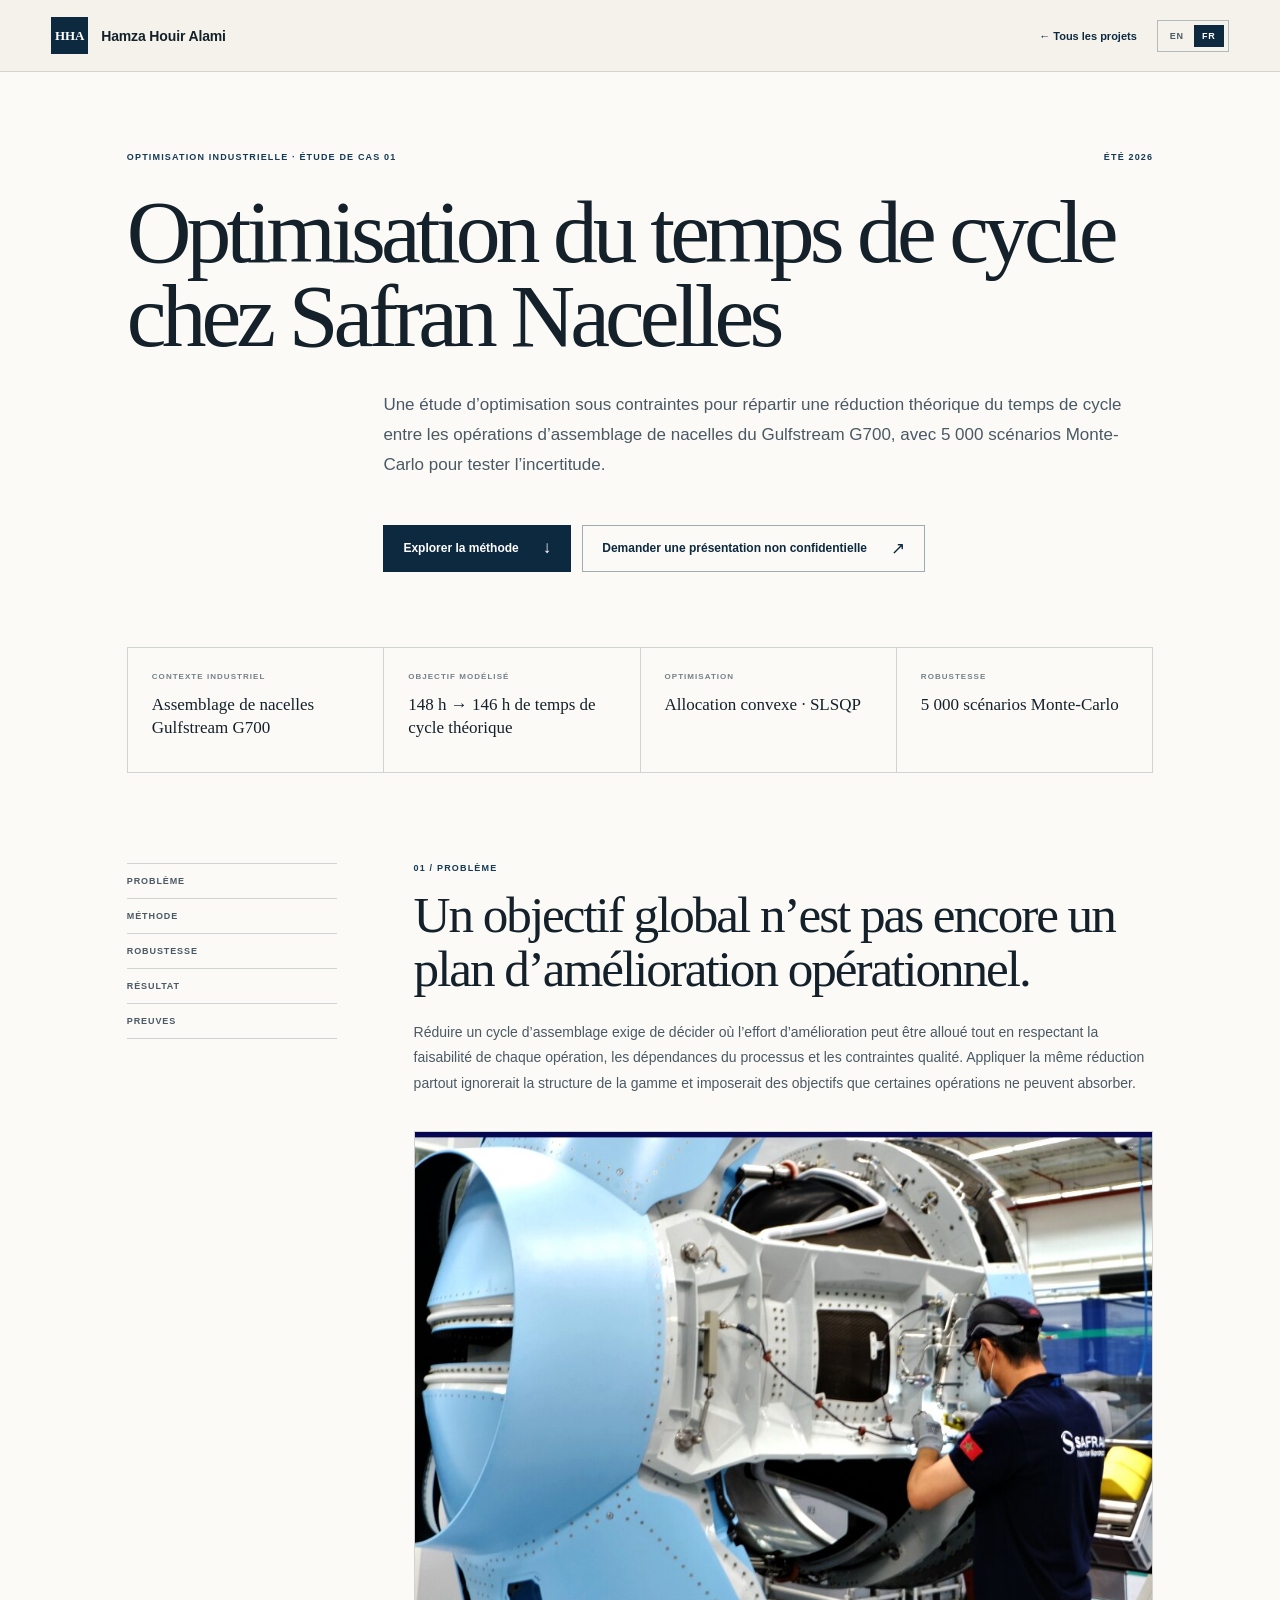
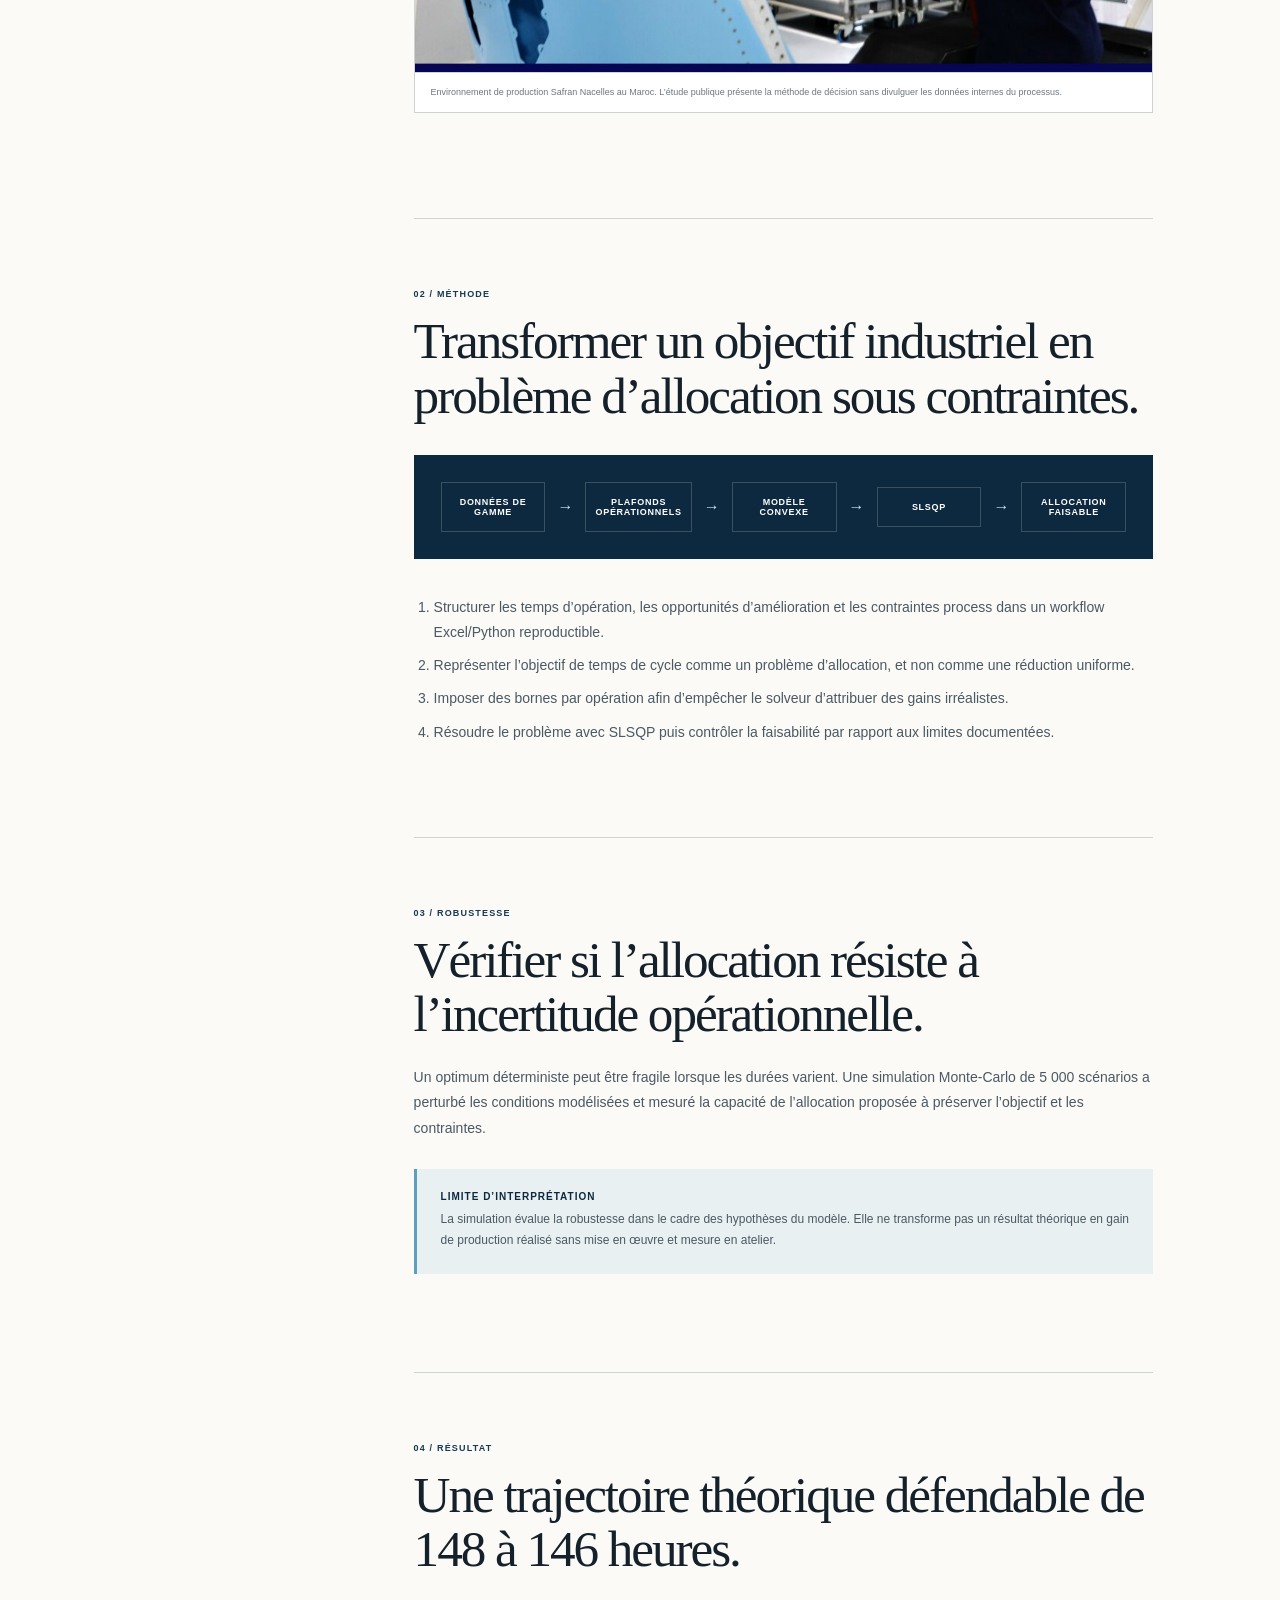
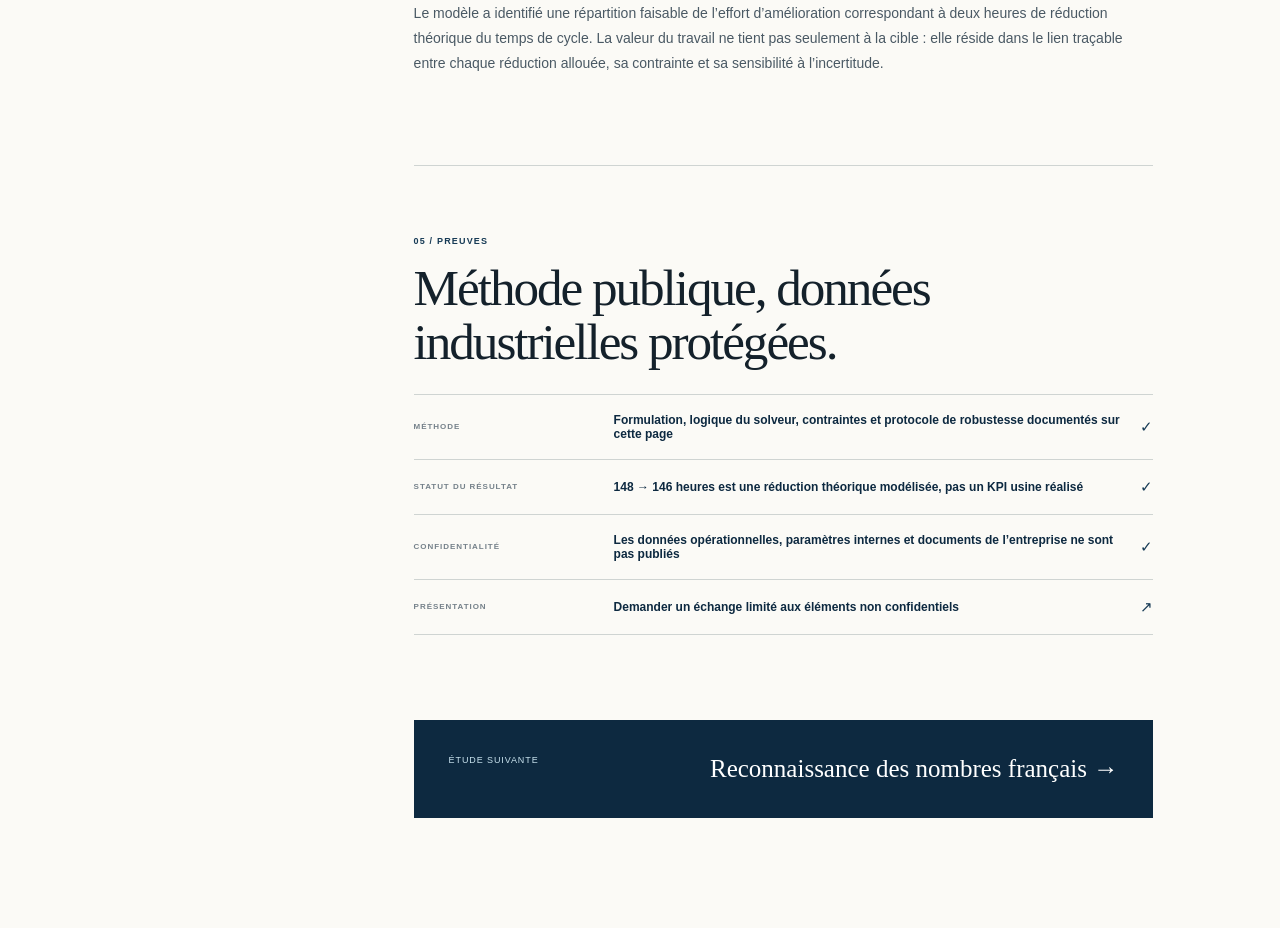
<file: fr/projects/safran-optimization.html>
<!doctype html>
<html lang="fr">
<head>
  <meta charset="utf-8"><meta name="viewport" content="width=device-width, initial-scale=1">
  <title>Optimisation du temps de cycle chez Safran Nacelles — Hamza Houir Alami</title>
  <meta name="description" content="Étude de cas : optimisation sous contraintes du temps de cycle et analyse de robustesse Monte-Carlo pour l’assemblage de nacelles aéronautiques.">
  <link rel="alternate" hreflang="en" href="https://hamza-67.github.io/projects/safran-optimization.html"><link rel="alternate" hreflang="fr" href="https://hamza-67.github.io/fr/projects/safran-optimization.html">
  <link rel="stylesheet" href="../../styles.css?v=8"><link rel="stylesheet" href="../../project.css?v=3">
</head>
<body class="project-page">
  <header class="site-header"><a class="brand" href="../index.html"><span>HHA</span><strong>Hamza Houir Alami</strong></a><div class="project-header-actions"><a class="project-back" href="../index.html#work">← Tous les projets</a><span class="language-switch" aria-label="Langue"><a href="/projects/safran-optimization.html" lang="en">EN</a><a class="active" href="/fr/projects/safran-optimization.html" aria-current="page">FR</a></span></div></header>
  <main class="case-shell">
    <section class="case-hero">
      <div class="case-eyebrow"><span>Optimisation industrielle · Étude de cas 01</span><span>Été 2026</span></div>
      <h1>Optimisation du temps de cycle chez Safran Nacelles</h1>
      <p class="case-deck">Une étude d’optimisation sous contraintes pour répartir une réduction théorique du temps de cycle entre les opérations d’assemblage de nacelles du Gulfstream G700, avec 5 000 scénarios Monte-Carlo pour tester l’incertitude.</p>
      <div class="case-links"><a class="button button-primary" href="#method">Explorer la méthode <span>↓</span></a><a class="button button-secondary" href="mailto:h.houir.alami@gmail.com?subject=Etude%20Safran%20Nacelles">Demander une présentation non confidentielle <span>↗</span></a></div>
    </section>
    <section class="case-facts" aria-label="Informations sur le projet">
      <div><span>Contexte industriel</span><p>Assemblage de nacelles Gulfstream G700</p></div><div><span>Objectif modélisé</span><p>148 h → 146 h de temps de cycle théorique</p></div><div><span>Optimisation</span><p>Allocation convexe · SLSQP</p></div><div><span>Robustesse</span><p>5 000 scénarios Monte-Carlo</p></div>
    </section>
    <div class="case-body">
      <nav class="case-toc" aria-label="Sections de l’étude"><a href="#problem">Problème</a><a href="#method">Méthode</a><a href="#robustness">Robustesse</a><a href="#result">Résultat</a><a href="#evidence">Preuves</a></nav>
      <div class="case-content">
        <section class="case-section" id="problem"><span>01 / Problème</span><h2>Un objectif global n’est pas encore un plan d’amélioration opérationnel.</h2><p>Réduire un cycle d’assemblage exige de décider où l’effort d’amélioration peut être alloué tout en respectant la faisabilité de chaque opération, les dépendances du processus et les contraintes qualité. Appliquer la même réduction partout ignorerait la structure de la gamme et imposerait des objectifs que certaines opérations ne peuvent absorber.</p><figure class="case-figure case-figure-cover"><img src="../../assets/experience-safran.jpg" alt="Technicien Safran Nacelles travaillant sur une nacelle d’avion"><figcaption>Environnement de production Safran Nacelles au Maroc. L’étude publique présente la méthode de décision sans divulguer les données internes du processus.</figcaption></figure></section>
        <section class="case-section" id="method"><span>02 / Méthode</span><h2>Transformer un objectif industriel en problème d’allocation sous contraintes.</h2><div class="case-pipeline" aria-label="Démarche d’optimisation Safran"><span>Données de gamme</span><i>→</i><span>Plafonds opérationnels</span><i>→</i><span>Modèle convexe</span><i>→</i><span>SLSQP</span><i>→</i><span>Allocation faisable</span></div><ol><li>Structurer les temps d’opération, les opportunités d’amélioration et les contraintes process dans un workflow Excel/Python reproductible.</li><li>Représenter l’objectif de temps de cycle comme un problème d’allocation, et non comme une réduction uniforme.</li><li>Imposer des bornes par opération afin d’empêcher le solveur d’attribuer des gains irréalistes.</li><li>Résoudre le problème avec SLSQP puis contrôler la faisabilité par rapport aux limites documentées.</li></ol></section>
        <section class="case-section" id="robustness"><span>03 / Robustesse</span><h2>Vérifier si l’allocation résiste à l’incertitude opérationnelle.</h2><p>Un optimum déterministe peut être fragile lorsque les durées varient. Une simulation Monte-Carlo de 5 000 scénarios a perturbé les conditions modélisées et mesuré la capacité de l’allocation proposée à préserver l’objectif et les contraintes.</p><div class="case-note"><strong>Limite d’interprétation</strong><p>La simulation évalue la robustesse dans le cadre des hypothèses du modèle. Elle ne transforme pas un résultat théorique en gain de production réalisé sans mise en œuvre et mesure en atelier.</p></div></section>
        <section class="case-section" id="result"><span>04 / Résultat</span><h2>Une trajectoire théorique défendable de 148 à 146 heures.</h2><p>Le modèle a identifié une répartition faisable de l’effort d’amélioration correspondant à deux heures de réduction théorique du temps de cycle. La valeur du travail ne tient pas seulement à la cible : elle réside dans le lien traçable entre chaque réduction allouée, sa contrainte et sa sensibilité à l’incertitude.</p></section>
        <section class="case-section" id="evidence"><span>05 / Preuves</span><h2>Méthode publique, données industrielles protégées.</h2><div class="evidence-list"><div><span>Méthode</span><strong>Formulation, logique du solveur, contraintes et protocole de robustesse documentés sur cette page</strong><em>✓</em></div><div><span>Statut du résultat</span><strong>148 → 146 heures est une réduction théorique modélisée, pas un KPI usine réalisé</strong><em>✓</em></div><div><span>Confidentialité</span><strong>Les données opérationnelles, paramètres internes et documents de l’entreprise ne sont pas publiés</strong><em>✓</em></div><a href="mailto:h.houir.alami@gmail.com?subject=Etude%20Safran%20Nacelles"><span>Présentation</span><strong>Demander un échange limité aux éléments non confidentiels</strong><em>↗</em></a></div></section>
        <a class="case-next" href="speech-recognition.html"><span>Étude suivante</span><strong>Reconnaissance des nombres français →</strong></a>
      </div>
    </div>
  </main>
</body>
</html>
</file>
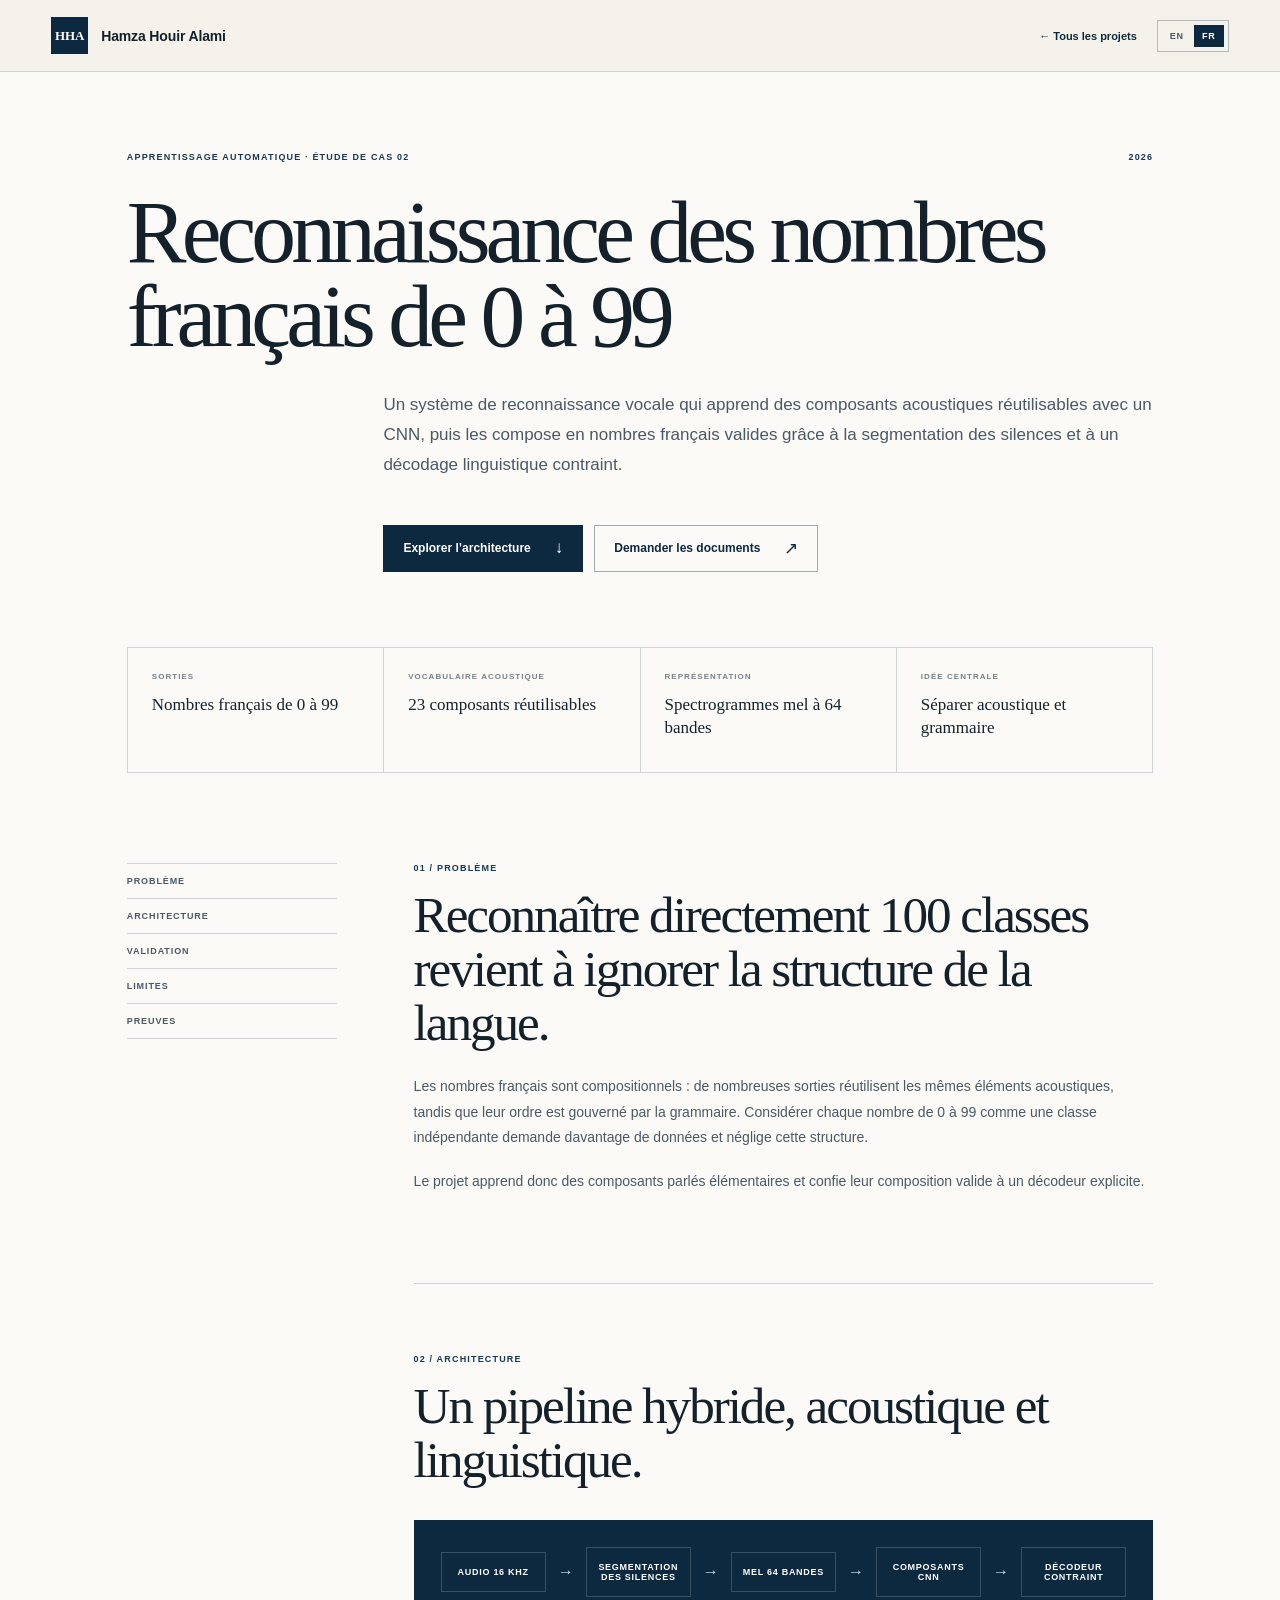
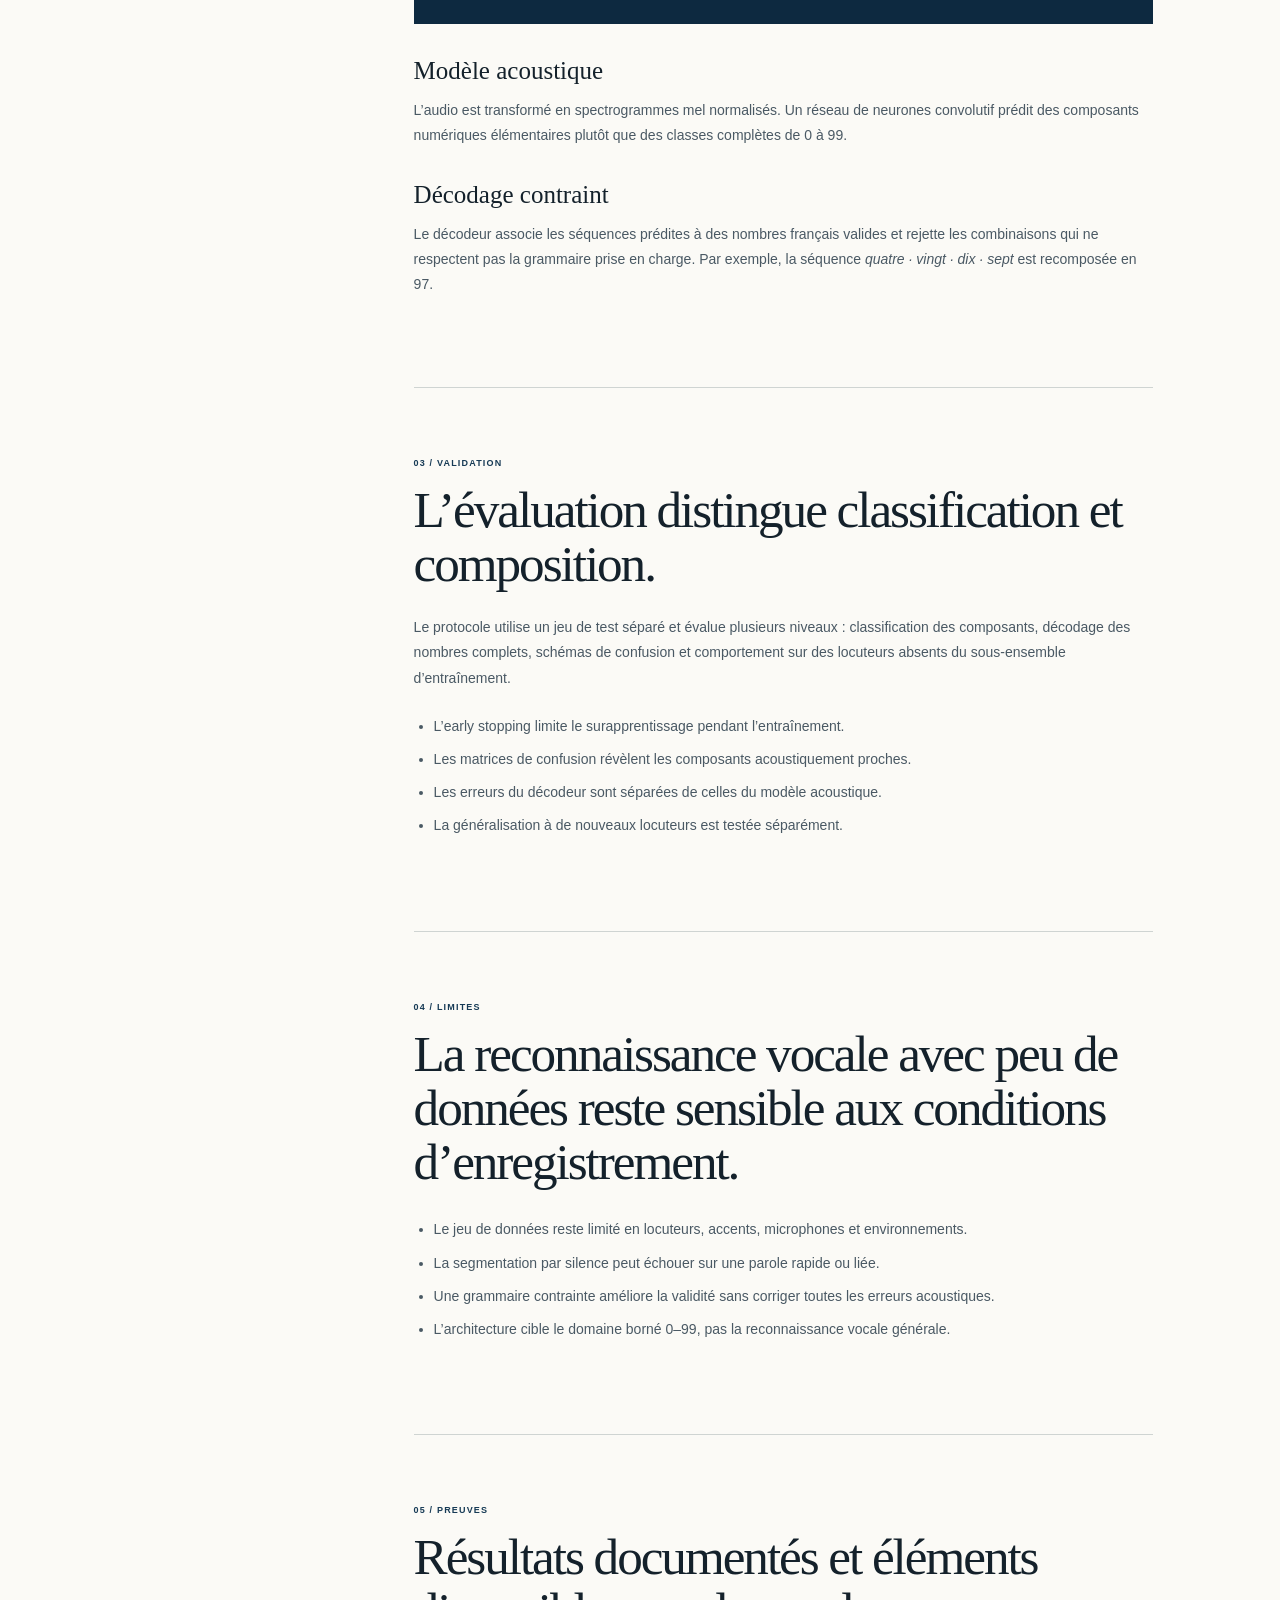
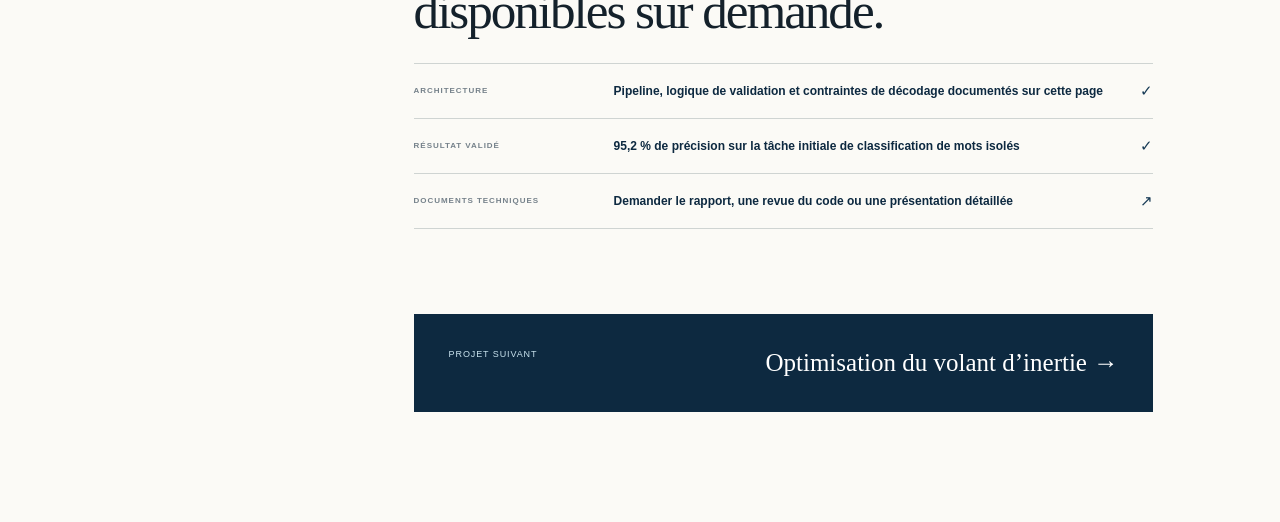
<file: fr/projects/speech-recognition.html>
<!doctype html>
<html lang="fr">
<head>
  <meta charset="utf-8"><meta name="viewport" content="width=device-width, initial-scale=1">
  <title>Reconnaissance des nombres français — Hamza Houir Alami</title>
  <meta name="description" content="Étude de cas : reconnaissance vocale des nombres français de 0 à 99 par CNN et décodage contraint.">
  <link rel="alternate" hreflang="en" href="https://hamza-67.github.io/projects/speech-recognition.html"><link rel="alternate" hreflang="fr" href="https://hamza-67.github.io/fr/projects/speech-recognition.html">
  <link rel="stylesheet" href="../../styles.css?v=8"><link rel="stylesheet" href="../../project.css?v=3">
</head>
<body class="project-page">
  <header class="site-header"><a class="brand" href="../index.html"><span>HHA</span><strong>Hamza Houir Alami</strong></a><div class="project-header-actions"><a class="project-back" href="../index.html#work">← Tous les projets</a><span class="language-switch" aria-label="Langue"><a href="/projects/speech-recognition.html" lang="en">EN</a><a class="active" href="/fr/projects/speech-recognition.html" aria-current="page">FR</a></span></div></header>
  <main class="case-shell">
    <section class="case-hero">
      <div class="case-eyebrow"><span>Apprentissage automatique · Étude de cas 02</span><span>2026</span></div>
      <h1>Reconnaissance des nombres français de 0 à 99</h1>
      <p class="case-deck">Un système de reconnaissance vocale qui apprend des composants acoustiques réutilisables avec un CNN, puis les compose en nombres français valides grâce à la segmentation des silences et à un décodage linguistique contraint.</p>
      <div class="case-links"><a class="button button-primary" href="#architecture">Explorer l’architecture <span>↓</span></a><a class="button button-secondary" href="mailto:h.houir.alami@gmail.com?subject=Projet%20reconnaissance%20des%20nombres%20francais">Demander les documents <span>↗</span></a></div>
    </section>
    <section class="case-facts" aria-label="Informations sur le projet">
      <div><span>Sorties</span><p>Nombres français de 0 à 99</p></div><div><span>Vocabulaire acoustique</span><p>23 composants réutilisables</p></div><div><span>Représentation</span><p>Spectrogrammes mel à 64 bandes</p></div><div><span>Idée centrale</span><p>Séparer acoustique et grammaire</p></div>
    </section>
    <div class="case-body">
      <nav class="case-toc" aria-label="Sections de l’étude"><a href="#problem">Problème</a><a href="#architecture">Architecture</a><a href="#validation">Validation</a><a href="#limits">Limites</a><a href="#evidence">Preuves</a></nav>
      <div class="case-content">
        <section class="case-section" id="problem"><span>01 / Problème</span><h2>Reconnaître directement 100 classes revient à ignorer la structure de la langue.</h2><p>Les nombres français sont compositionnels : de nombreuses sorties réutilisent les mêmes éléments acoustiques, tandis que leur ordre est gouverné par la grammaire. Considérer chaque nombre de 0 à 99 comme une classe indépendante demande davantage de données et néglige cette structure.</p><p>Le projet apprend donc des composants parlés élémentaires et confie leur composition valide à un décodeur explicite.</p></section>
        <section class="case-section" id="architecture"><span>02 / Architecture</span><h2>Un pipeline hybride, acoustique et linguistique.</h2><div class="case-pipeline" aria-label="Pipeline de reconnaissance vocale"><span>Audio 16 kHz</span><i>→</i><span>Segmentation des silences</span><i>→</i><span>Mel 64 bandes</span><i>→</i><span>Composants CNN</span><i>→</i><span>Décodeur contraint</span></div><h3>Modèle acoustique</h3><p>L’audio est transformé en spectrogrammes mel normalisés. Un réseau de neurones convolutif prédit des composants numériques élémentaires plutôt que des classes complètes de 0 à 99.</p><h3>Décodage contraint</h3><p>Le décodeur associe les séquences prédites à des nombres français valides et rejette les combinaisons qui ne respectent pas la grammaire prise en charge. Par exemple, la séquence <em>quatre · vingt · dix · sept</em> est recomposée en 97.</p></section>
        <section class="case-section" id="validation"><span>03 / Validation</span><h2>L’évaluation distingue classification et composition.</h2><p>Le protocole utilise un jeu de test séparé et évalue plusieurs niveaux : classification des composants, décodage des nombres complets, schémas de confusion et comportement sur des locuteurs absents du sous-ensemble d’entraînement.</p><ul><li>L’early stopping limite le surapprentissage pendant l’entraînement.</li><li>Les matrices de confusion révèlent les composants acoustiquement proches.</li><li>Les erreurs du décodeur sont séparées de celles du modèle acoustique.</li><li>La généralisation à de nouveaux locuteurs est testée séparément.</li></ul></section>
        <section class="case-section" id="limits"><span>04 / Limites</span><h2>La reconnaissance vocale avec peu de données reste sensible aux conditions d’enregistrement.</h2><ul><li>Le jeu de données reste limité en locuteurs, accents, microphones et environnements.</li><li>La segmentation par silence peut échouer sur une parole rapide ou liée.</li><li>Une grammaire contrainte améliore la validité sans corriger toutes les erreurs acoustiques.</li><li>L’architecture cible le domaine borné 0–99, pas la reconnaissance vocale générale.</li></ul></section>
        <section class="case-section" id="evidence"><span>05 / Preuves</span><h2>Résultats documentés et éléments disponibles sur demande.</h2><div class="evidence-list"><div><span>Architecture</span><strong>Pipeline, logique de validation et contraintes de décodage documentés sur cette page</strong><em>✓</em></div><div><span>Résultat validé</span><strong>95,2 % de précision sur la tâche initiale de classification de mots isolés</strong><em>✓</em></div><a href="mailto:h.houir.alami@gmail.com?subject=Projet%20reconnaissance%20des%20nombres%20francais"><span>Documents techniques</span><strong>Demander le rapport, une revue du code ou une présentation détaillée</strong><em>↗</em></a></div></section>
        <a class="case-next" href="flywheel.html"><span>Projet suivant</span><strong>Optimisation du volant d’inertie →</strong></a>
      </div>
    </div>
  </main>
</body>
</html>
</file>
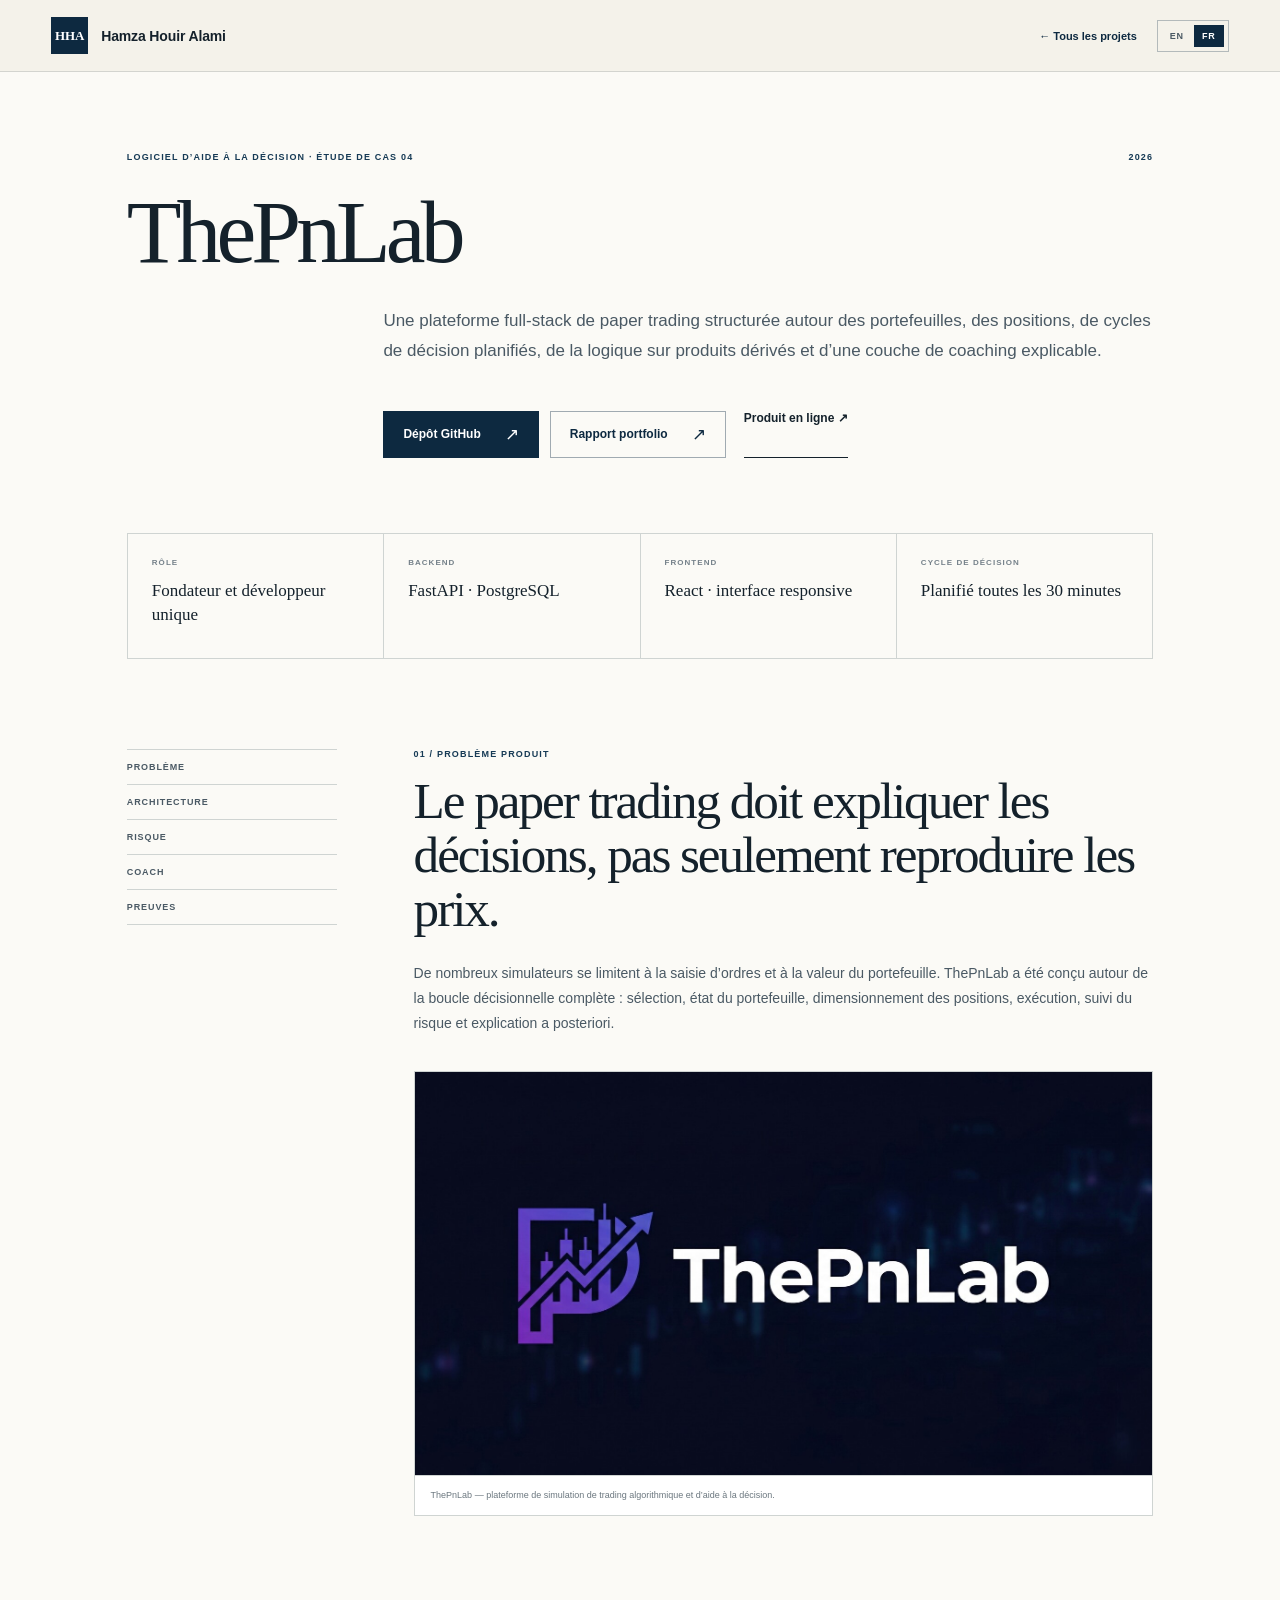
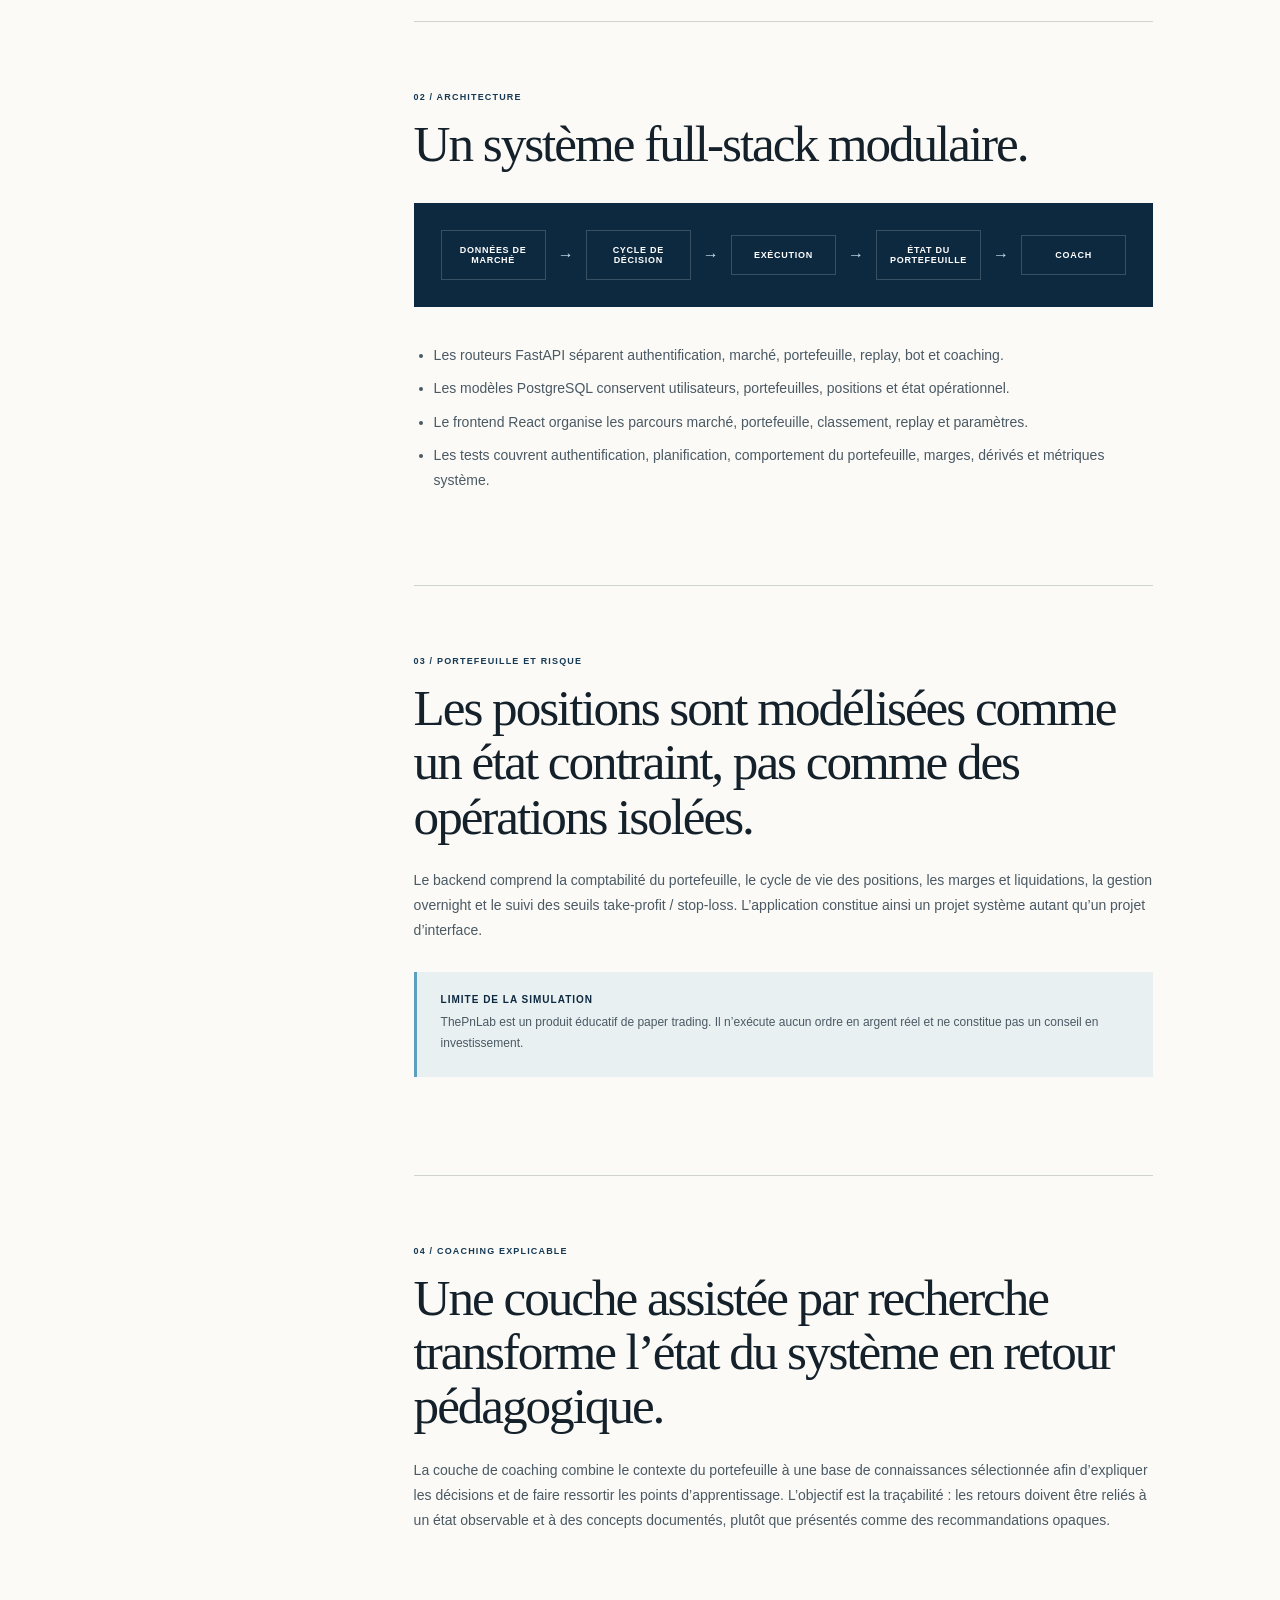
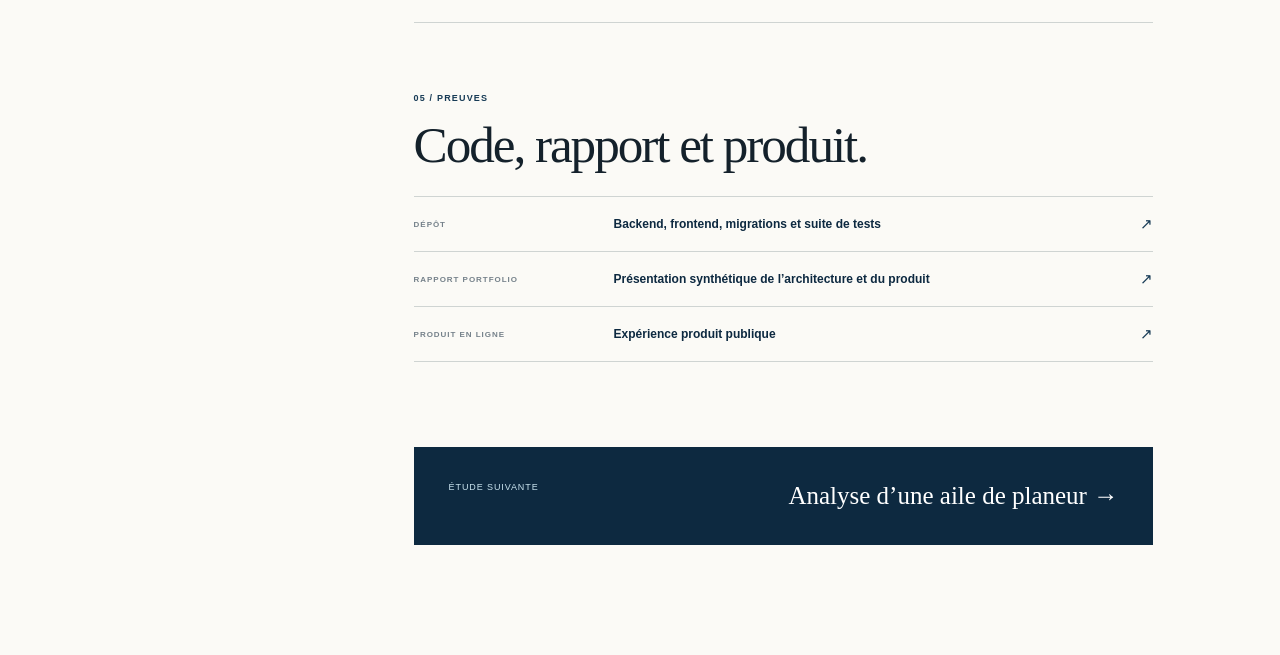
<file: fr/projects/thepnlab.html>
<!doctype html>
<html lang="fr">
<head>
  <meta charset="utf-8"><meta name="viewport" content="width=device-width, initial-scale=1">
  <title>ThePnLab — Hamza Houir Alami</title>
  <meta name="description" content="Étude de cas : plateforme full-stack de simulation financière et d’aide à la décision.">
  <link rel="alternate" hreflang="en" href="https://hamza-67.github.io/projects/thepnlab.html"><link rel="alternate" hreflang="fr" href="https://hamza-67.github.io/fr/projects/thepnlab.html">
  <link rel="stylesheet" href="../../styles.css?v=8"><link rel="stylesheet" href="../../project.css?v=3">
</head>
<body class="project-page">
  <header class="site-header"><a class="brand" href="../index.html"><span>HHA</span><strong>Hamza Houir Alami</strong></a><div class="project-header-actions"><a class="project-back" href="../index.html#work">← Tous les projets</a><span class="language-switch" aria-label="Langue"><a href="/projects/thepnlab.html" lang="en">EN</a><a class="active" href="/fr/projects/thepnlab.html" aria-current="page">FR</a></span></div></header>
  <main class="case-shell">
    <section class="case-hero">
      <div class="case-eyebrow"><span>Logiciel d’aide à la décision · Étude de cas 04</span><span>2026</span></div>
      <h1>ThePnLab</h1>
      <p class="case-deck">Une plateforme full-stack de paper trading structurée autour des portefeuilles, des positions, de cycles de décision planifiés, de la logique sur produits dérivés et d’une couche de coaching explicable.</p>
      <div class="case-links"><a class="button button-primary" href="https://github.com/Hamza-67/ThePnLab" target="_blank" rel="noreferrer">Dépôt GitHub <span>↗</span></a><a class="button button-secondary" href="../../reports/thepnlab-portfolio-report.pdf" target="_blank">Rapport portfolio <span>↗</span></a><a class="text-link" href="https://thepnlab.com" target="_blank" rel="noreferrer">Produit en ligne ↗</a></div>
    </section>
    <section class="case-facts" aria-label="Informations sur le projet">
      <div><span>Rôle</span><p>Fondateur et développeur unique</p></div><div><span>Backend</span><p>FastAPI · PostgreSQL</p></div><div><span>Frontend</span><p>React · interface responsive</p></div><div><span>Cycle de décision</span><p>Planifié toutes les 30 minutes</p></div>
    </section>
    <div class="case-body">
      <nav class="case-toc" aria-label="Sections de l’étude"><a href="#problem">Problème</a><a href="#architecture">Architecture</a><a href="#risk">Risque</a><a href="#coach">Coach</a><a href="#evidence">Preuves</a></nav>
      <div class="case-content">
        <section class="case-section" id="problem"><span>01 / Problème produit</span><h2>Le paper trading doit expliquer les décisions, pas seulement reproduire les prix.</h2><p>De nombreux simulateurs se limitent à la saisie d’ordres et à la valeur du portefeuille. ThePnLab a été conçu autour de la boucle décisionnelle complète : sélection, état du portefeuille, dimensionnement des positions, exécution, suivi du risque et explication a posteriori.</p><figure class="case-figure"><img src="../../assets/thepnlab-cover.jpg" alt="Identité visuelle de ThePnLab"><figcaption>ThePnLab — plateforme de simulation de trading algorithmique et d’aide à la décision.</figcaption></figure></section>
        <section class="case-section" id="architecture"><span>02 / Architecture</span><h2>Un système full-stack modulaire.</h2><div class="case-pipeline" aria-label="Architecture de ThePnLab"><span>Données de marché</span><i>→</i><span>Cycle de décision</span><i>→</i><span>Exécution</span><i>→</i><span>État du portefeuille</span><i>→</i><span>Coach</span></div><ul><li>Les routeurs FastAPI séparent authentification, marché, portefeuille, replay, bot et coaching.</li><li>Les modèles PostgreSQL conservent utilisateurs, portefeuilles, positions et état opérationnel.</li><li>Le frontend React organise les parcours marché, portefeuille, classement, replay et paramètres.</li><li>Les tests couvrent authentification, planification, comportement du portefeuille, marges, dérivés et métriques système.</li></ul></section>
        <section class="case-section" id="risk"><span>03 / Portefeuille et risque</span><h2>Les positions sont modélisées comme un état contraint, pas comme des opérations isolées.</h2><p>Le backend comprend la comptabilité du portefeuille, le cycle de vie des positions, les marges et liquidations, la gestion overnight et le suivi des seuils take-profit / stop-loss. L’application constitue ainsi un projet système autant qu’un projet d’interface.</p><div class="case-note"><strong>Limite de la simulation</strong><p>ThePnLab est un produit éducatif de paper trading. Il n’exécute aucun ordre en argent réel et ne constitue pas un conseil en investissement.</p></div></section>
        <section class="case-section" id="coach"><span>04 / Coaching explicable</span><h2>Une couche assistée par recherche transforme l’état du système en retour pédagogique.</h2><p>La couche de coaching combine le contexte du portefeuille à une base de connaissances sélectionnée afin d’expliquer les décisions et de faire ressortir les points d’apprentissage. L’objectif est la traçabilité : les retours doivent être reliés à un état observable et à des concepts documentés, plutôt que présentés comme des recommandations opaques.</p></section>
        <section class="case-section" id="evidence"><span>05 / Preuves</span><h2>Code, rapport et produit.</h2><div class="evidence-list"><a href="https://github.com/Hamza-67/ThePnLab" target="_blank" rel="noreferrer"><span>Dépôt</span><strong>Backend, frontend, migrations et suite de tests</strong><em>↗</em></a><a href="../../reports/thepnlab-portfolio-report.pdf" target="_blank"><span>Rapport portfolio</span><strong>Présentation synthétique de l’architecture et du produit</strong><em>↗</em></a><a href="https://thepnlab.com" target="_blank" rel="noreferrer"><span>Produit en ligne</span><strong>Expérience produit publique</strong><em>↗</em></a></div></section>
        <a class="case-next" href="glider.html"><span>Étude suivante</span><strong>Analyse d’une aile de planeur →</strong></a>
      </div>
    </div>
  </main>
</body>
</html>
</file>
<file: styles.css>
:root {
  --ink: #14212b;
  --ink-soft: #4a5964;
  --paper: #f4f1e9;
  --paper-light: #fbfaf6;
  --navy: #0d2940;
  --navy-2: #163a55;
  --blue: #5d9fbe;
  --blue-light: #c8e2ed;
  --line: #cfd4d2;
  --lime: #c8df87;
  --white: #fff;
  --serif: Georgia, "Times New Roman", serif;
  --sans: Arial, Helvetica, sans-serif;
}

* { box-sizing: border-box; }
html { scroll-behavior: smooth; }
body { margin: 0; background: var(--paper); color: var(--ink); font-family: var(--sans); }
a { color: inherit; text-decoration: none; }
img { display: block; max-width: 100%; }
button, a { -webkit-tap-highlight-color: transparent; }

.skip-link { position: fixed; top: 10px; left: 10px; z-index: 100; padding: 10px 14px; background: var(--navy); color: white; font-size: 12px; font-weight: 700; transform: translateY(-160%); }
.skip-link:focus { transform: translateY(0); }

.site-header { position: sticky; top: 0; z-index: 30; height: 72px; padding: 0 4vw; display: flex; align-items: center; justify-content: space-between; background: rgba(244,241,233,.93); border-bottom: 1px solid rgba(20,33,43,.14); backdrop-filter: blur(16px); }
.brand { display: flex; align-items: center; gap: 13px; }
.brand > span { width: 37px; height: 37px; display: grid; place-items: center; background: var(--navy); color: white; font: 600 13px var(--serif); }
.brand strong { font-size: 14px; letter-spacing: -.01em; }
.site-header nav { display: flex; align-items: center; gap: 30px; }
.site-header nav a { font-size: 12px; font-weight: 700; color: var(--ink-soft); }
.site-header nav a:hover { color: var(--navy); }
.language-switch { padding: 4px; display: inline-flex; align-items: center; gap: 2px; border: 1px solid rgba(13,41,64,.28); }
.site-header nav .language-switch a { min-width: 30px; padding: 6px 7px; text-align: center; color: var(--ink-soft); font-size: 9px; letter-spacing: .08em; }
.site-header nav .language-switch a.active { color: white; background: var(--navy); }
.site-header .nav-contact { padding: 10px 17px; border: 1px solid var(--navy); color: var(--navy); }
.site-header .nav-contact:hover { color: white; background: var(--navy); }

.hero { min-height: calc(100vh - 72px); max-width: 1440px; margin: 0 auto; padding: 7vw 6vw 6vw; display: grid; grid-template-columns: minmax(0,1.25fr) minmax(310px,.58fr); align-items: center; gap: 7vw; position: relative; overflow: hidden; }
.hero::before { content: ""; position: absolute; width: 420px; height: 420px; border: 1px solid rgba(13,41,64,.11); border-radius: 50%; left: -250px; top: 7%; box-shadow: 0 0 0 70px rgba(13,41,64,.025), 0 0 0 140px rgba(13,41,64,.02); }
.hero-copy { position: relative; z-index: 2; }
.status-pill { width: max-content; display: flex; align-items: center; gap: 9px; padding: 8px 13px; margin-bottom: 35px; border: 1px solid rgba(13,41,64,.25); border-radius: 999px; font-size: 11px; font-weight: 700; letter-spacing: .04em; background: rgba(255,255,255,.32); }
.status-pill i { width: 7px; height: 7px; background: #5f8c24; border-radius: 50%; box-shadow: 0 0 0 4px rgba(95,140,36,.12); }
.kicker, .section-heading > p, .contact-section > p:first-child { margin: 0 0 20px; color: var(--navy-2); font-size: 11px; font-weight: 800; text-transform: uppercase; letter-spacing: .16em; }
.hero h1 { max-width: 900px; margin: 0; font: 400 clamp(54px,6.5vw,100px)/.94 var(--serif); letter-spacing: -.058em; }
.hero-lead { max-width: 760px; margin: 32px 0 0; padding-left: 20%; color: var(--ink-soft); font: 400 clamp(16px,1.35vw,20px)/1.65 var(--sans); }
.hero-actions { margin: 36px 0 0 20%; display: flex; align-items: center; gap: 13px; flex-wrap: wrap; }
.button { min-height: 47px; padding: 0 19px; display: inline-flex; align-items: center; justify-content: center; gap: 24px; font-size: 12px; font-weight: 800; transition: .2s ease; }
.button span { font-size: 17px; font-weight: 400; }
.button-primary { background: var(--navy); color: white; border: 1px solid var(--navy); }
.button-primary:hover { background: var(--navy-2); transform: translateY(-2px); }
.button-secondary { border: 1px solid rgba(13,41,64,.38); color: var(--navy); }
.button-secondary:hover { background: var(--paper-light); transform: translateY(-2px); }
.text-link { margin-left: 7px; font-size: 12px; font-weight: 800; border-bottom: 1px solid var(--ink); padding-bottom: 4px; }
.hero-portrait-wrap { position: relative; align-self: center; }
.portrait-index { display: flex; justify-content: space-between; margin-bottom: 10px; font-size: 10px; font-weight: 800; letter-spacing: .13em; color: var(--ink-soft); }
.portrait-frame { position: relative; aspect-ratio: 3/4; overflow: hidden; background: #d6d0c4; }
.portrait-frame::after { content: ""; position: absolute; inset: 0; box-shadow: inset 0 0 0 1px rgba(255,255,255,.4); }
.portrait-frame img { width: 100%; height: 100%; object-fit: cover; object-position: 50% 34%; }
.portrait-caption { margin-top: 14px; display: flex; justify-content: space-between; gap: 10px; font-size: 10px; text-transform: uppercase; letter-spacing: .12em; }
.portrait-caption strong { color: var(--ink-soft); }

.proof-strip { display: grid; grid-template-columns: repeat(4,1fr); border-top: 1px solid var(--line); border-bottom: 1px solid var(--line); background: var(--paper-light); }
.proof-strip > div { min-height: 115px; padding: 28px 3vw; display: flex; flex-direction: column; justify-content: center; border-right: 1px solid var(--line); }
.proof-strip > div:last-child { border-right: 0; }
.proof-strip span { margin-bottom: 9px; color: #75818a; font-size: 9px; font-weight: 800; letter-spacing: .16em; text-transform: uppercase; }
.proof-strip strong { font: 400 18px/1.3 var(--serif); }

.section { padding: 110px 6vw; }
.section-heading { max-width: 1180px; margin: 0 auto 58px; display: grid; grid-template-columns: .42fr 1fr; column-gap: 6vw; }
.section-heading > p { grid-row: span 2; }
.section-heading h2 { max-width: 850px; margin: 0 0 17px; font: 400 clamp(44px,5vw,76px)/1 var(--serif); letter-spacing: -.04em; }
.section-heading > span { max-width: 720px; color: var(--ink-soft); font-size: 15px; line-height: 1.7; }

.experience-cards { max-width: 1180px; margin: 0 auto; display: grid; grid-template-columns: repeat(3,1fr); border-top: 1px solid var(--line); border-left: 1px solid var(--line); }
.experience-card { min-width: 0; border-right: 1px solid var(--line); border-bottom: 1px solid var(--line); background: rgba(255,255,255,.2); }
.experience-media { height: 285px; margin: 0; position: relative; overflow: hidden; background: #d8d8d2; }
.experience-media img { width: 100%; height: 100%; object-fit: cover; }
.experience-media-portrait img { object-position: 50% 43%; }
.experience-media-logo { display: grid; place-items: center; padding: 65px; background: #fdfcf8; }
.experience-media-logo img { width: 100%; height: auto; object-fit: contain; }
.experience-media-diagram { padding: 42px; background: #fdfcf8; }
.experience-media figcaption { position: absolute; left: 0; right: 0; bottom: 0; padding: 9px 12px; color: rgba(255,255,255,.86); background: linear-gradient(transparent,rgba(6,21,32,.78)); font-size: 8px; line-height: 1.4; letter-spacing: .04em; }
.experience-media-logo figcaption { color: var(--ink-soft); background: rgba(253,252,248,.92); }
.experience-media figcaption a { text-decoration: underline; text-underline-offset: 2px; }
.experience-card-copy { padding: 27px; }
.experience-meta { display: flex; justify-content: space-between; gap: 12px; color: #738089; font-size: 8px; text-transform: uppercase; font-weight: 800; letter-spacing: .1em; }
.experience-card h3 { margin: 22px 0 7px; font: 400 27px/1.12 var(--serif); letter-spacing: -.025em; }
.experience-org { margin: 0 0 19px; color: var(--navy-2); font-size: 11px; font-weight: 800; text-transform: uppercase; letter-spacing: .08em; }
.experience-card-copy > p:not(.experience-org) { min-height: 112px; margin: 0 0 19px; color: var(--ink-soft); font-size: 12px; line-height: 1.75; }
.experience-card-copy > strong { display: block; padding-top: 16px; border-top: 1px solid var(--line); color: var(--navy-2); font-size: 9px; line-height: 1.7; text-transform: uppercase; letter-spacing: .065em; }
.experience-case-link { margin-top: 17px; display: inline-flex; align-items: center; gap: 9px; color: var(--navy); font-size: 9px; font-weight: 800; letter-spacing: .08em; text-transform: uppercase; border-bottom: 1px solid var(--navy); padding-bottom: 4px; }
.experience-case-link span { font-size: 14px; font-weight: 400; }

.work-section { background: var(--navy); color: white; }
.section-heading.light > p { color: var(--blue-light); }
.section-heading.light > span { color: rgba(255,255,255,.64); }
.project-showcase { max-width: 1180px; margin: 0 auto; display: grid; gap: 28px; }
.project-feature { min-width: 0; min-height: 390px; display: grid; grid-template-columns: 1.08fr .92fr; overflow: hidden; border: 1px solid rgba(255,255,255,.22); background: #0f3049; transition: transform .22s ease, border-color .22s ease, background .22s ease; }
.project-feature:hover { transform: translateY(-4px); border-color: rgba(207,231,127,.65); background: #123650; }
.project-feature-reverse .project-feature-media { order: 2; border-right: 0; border-left: 1px solid rgba(255,255,255,.16); }
.project-feature-media { position: relative; min-width: 0; margin: 0; display: grid; grid-template-rows: 1fr auto; overflow: hidden; border-right: 1px solid rgba(255,255,255,.16); background: #f0f2ed; }
.project-feature-media img { width: 100%; height: 100%; min-height: 320px; object-fit: cover; }
.project-feature-graphic img { padding: 24px; object-fit: contain; background: #f0f2ed; }
.project-feature-cnn .project-feature-graphic img { padding: 0; background: #0d2940; }
.project-feature-dark img { background: #071a29; }
.project-feature-media figcaption { min-height: 47px; padding: 13px 18px; display: flex; align-items: center; color: #436074; background: #eef0ec; font-size: 9px; font-weight: 800; line-height: 1.4; letter-spacing: .07em; text-transform: uppercase; }
.project-feature-copy { min-width: 0; padding: 46px; display: flex; flex-direction: column; }
.project-feature-meta { display: flex; justify-content: space-between; gap: 20px; color: rgba(255,255,255,.52); font-size: 9px; font-weight: 800; letter-spacing: .1em; text-transform: uppercase; }
.project-feature-meta b { color: var(--blue-light); font-weight: 800; }
.project-feature h3 { max-width: 520px; margin: 38px 0 17px; font: 400 clamp(34px,3.1vw,47px)/1.04 var(--serif); letter-spacing: -.035em; }
.project-feature p { max-width: 560px; margin: 0; color: rgba(255,255,255,.68); font-size: 13px; line-height: 1.75; }
.project-feature ul { display: flex; flex-wrap: wrap; gap: 7px; margin: 24px 0 34px; padding: 0; list-style: none; }
.project-feature li { padding: 7px 9px; border: 1px solid rgba(255,255,255,.2); color: #d9e7ed; font-size: 8px; font-weight: 800; letter-spacing: .07em; text-transform: uppercase; }
.project-feature-copy > strong { margin-top: auto; color: var(--blue-light); font-size: 10px; letter-spacing: .08em; text-transform: uppercase; }
.project-feature-copy > strong em { font-style: normal; font-size: 16px; }

.academics-section { background: var(--paper-light); }
.degree-banner { max-width: 1180px; margin: 0 auto 46px; padding: 40px; background: var(--navy); color: white; }
.degree-banner > span { display: block; margin-bottom: 16px; color: var(--blue-light); font-size: 9px; text-transform: uppercase; font-weight: 800; letter-spacing: .13em; }
.degree-banner h3 { max-width: 900px; margin: 0 0 16px; font: 400 clamp(36px,4vw,58px)/1.05 var(--serif); letter-spacing: -.04em; }
.degree-banner p { margin: 0; color: rgba(255,255,255,.67); font-size: 13px; line-height: 1.7; }
.degree-banner p b { color: white; }
.academics-grid { max-width: 1180px; margin: 0 auto; display: grid; grid-template-columns: 1.15fr .85fr; gap: 7vw; }
.education-list { border-top: 1px solid var(--line); }
.education-list article { padding: 28px 0; border-bottom: 1px solid var(--line); }
.education-list article > div { display: flex; justify-content: space-between; color: #7b868d; font-size: 9px; text-transform: uppercase; letter-spacing: .12em; }
.education-list article > div b { font-weight: 700; }
.education-list h3 { margin: 17px 0 11px; font: 400 29px/1.15 var(--serif); }
.education-list p { max-width: 690px; margin: 0; color: var(--ink-soft); font-size: 13px; line-height: 1.75; }
.academic-tags { display: flex; flex-wrap: wrap; gap: 7px; margin: 18px 0 0; padding: 0; list-style: none; }
.academic-tags li { padding: 6px 8px; border: 1px solid var(--line); color: var(--navy-2); font-size: 8px; font-weight: 800; text-transform: uppercase; letter-spacing: .065em; }
.skills-panel { display: grid; grid-template-columns: 1fr 1fr; gap: 35px; padding: 28px; background: #e5e8e5; }
.skills-panel > div > span { display: block; margin-bottom: 19px; color: var(--navy-2); font-size: 9px; font-weight: 800; text-transform: uppercase; letter-spacing: .13em; }
.skills-panel ul { margin: 0; padding: 0; list-style: none; }
.skills-panel li { padding: 8px 0; border-bottom: 1px solid rgba(13,41,64,.13); color: var(--ink-soft); font-size: 11px; }
.graduate-note { max-width: 1180px; margin: 45px auto 0; padding: 26px 0 0; display: grid; grid-template-columns: .42fr 1fr; gap: 6vw; border-top: 1px solid var(--line); }
.graduate-note span { color: var(--navy-2); font-size: 9px; font-weight: 800; text-transform: uppercase; letter-spacing: .13em; }
.graduate-note p { max-width: 780px; margin: 0; font: 400 24px/1.45 var(--serif); }

.leadership-section { background: #edf0ec; }
.initiative-card { max-width: 1180px; margin: 0 auto; display: grid; grid-template-columns: .42fr 1fr; gap: 6vw; padding: 45px 0; border-top: 1px solid var(--line); border-bottom: 1px solid var(--line); }
.initiative-index { display: flex; flex-direction: column; gap: 11px; color: var(--navy); }
.initiative-index span { font: 400 26px/1 var(--serif); letter-spacing: -.02em; }
.initiative-index b { color: #738089; font-size: 8px; letter-spacing: .12em; text-transform: uppercase; }
.initiative-copy h3 { max-width: 760px; margin: 0 0 20px; font: 400 clamp(36px,4vw,56px)/1.06 var(--serif); letter-spacing: -.04em; }
.initiative-copy p { max-width: 800px; margin: 0; color: var(--ink-soft); font-size: 14px; line-height: 1.8; }
.initiative-copy ul { display: flex; flex-wrap: wrap; gap: 7px; margin: 25px 0 0; padding: 0; list-style: none; }
.initiative-copy li { padding: 7px 9px; border: 1px solid var(--line); color: var(--navy-2); font-size: 8px; font-weight: 800; letter-spacing: .07em; text-transform: uppercase; }
.initiative-card + .initiative-card { border-top: 0; }

.contact-section { padding: 115px 6vw; text-align: center; background: #c9dfe8; color: var(--navy); }
.contact-section > p:first-child { color: var(--navy); }
.contact-section h2 { max-width: 950px; margin: 0 auto; font: 400 clamp(50px,6.5vw,96px)/.98 var(--serif); letter-spacing: -.05em; }
.contact-copy { max-width: 680px; margin: 29px auto 35px; color: #365166; font-size: 15px; line-height: 1.7; }
.contact-actions { display: flex; align-items: center; justify-content: center; gap: 24px; flex-wrap: wrap; }
.contact-actions > a:not(.button) { font-size: 11px; font-weight: 800; border-bottom: 1px solid var(--navy); padding-bottom: 4px; }
.button-light { background: var(--paper-light); border: 1px solid var(--paper-light); }
.button-light:hover { transform: translateY(-2px); background: white; }
footer { min-height: 95px; padding: 25px 4vw; display: flex; align-items: center; justify-content: space-between; gap: 20px; background: var(--navy); color: rgba(255,255,255,.55); font-size: 9px; text-transform: uppercase; letter-spacing: .11em; }
footer a { color: white; }

@media (max-width: 1080px) {
  .experience-cards { grid-template-columns: 1fr 1fr; }
  .experience-card:last-child { grid-column: span 2; display: grid; grid-template-columns: 1fr 1fr; }
  .experience-card:last-child .experience-media { height: auto; min-height: 320px; }
  .project-feature { grid-template-columns: 1fr 1fr; }
  .project-feature-copy { padding: 36px; }
  .project-feature-media img { min-height: 300px; }
}

@media (max-width: 820px) {
  .hero { grid-template-columns: 1fr 300px; gap: 45px; }
  .hero-lead, .hero-actions { padding-left: 6%; margin-left: 0; }
  .academics-grid { grid-template-columns: 1fr; }
}

@media (max-width: 740px) {
  .site-header { height: 64px; padding: 0 20px; }
  .brand strong { display: none; }
  .site-header nav { gap: 16px; }
  .site-header nav a:not(.nav-contact) { display: none; }
  .site-header nav .language-switch a { display: block; }
  .site-header nav { gap: 9px; }
  .site-header .nav-contact { padding: 8px 14px; }
  .hero { min-height: auto; padding: 70px 22px 75px; grid-template-columns: 1fr; gap: 52px; }
  .hero h1 { font-size: clamp(48px,15vw,70px); }
  .hero-lead { padding-left: 0; margin-top: 25px; }
  .hero-actions { margin-left: 0; padding-left: 0; }
  .hero-portrait-wrap { width: min(78vw,330px); margin-left: auto; }
  .proof-strip { grid-template-columns: 1fr 1fr; }
  .proof-strip > div { min-height: 102px; padding: 22px; border-bottom: 1px solid var(--line); }
  .proof-strip > div:nth-child(2) { border-right: 0; }
  .section { padding: 80px 22px; }
  .section-heading { display: block; margin-bottom: 42px; }
  .section-heading h2 { font-size: 46px; }
  .experience-cards { grid-template-columns: 1fr; border-left: 0; }
  .experience-card { border-left: 1px solid var(--line); }
  .experience-card:last-child { grid-column: auto; display: block; }
  .experience-media, .experience-card:last-child .experience-media { height: 260px; min-height: 0; }
  .experience-card-copy > p:not(.experience-org) { min-height: auto; }
  .project-showcase { gap: 20px; }
  .project-feature, .project-feature-reverse { grid-template-columns: 1fr; }
  .project-feature-reverse .project-feature-media { order: 0; border-left: 0; }
  .project-feature-media { border-right: 0; border-bottom: 1px solid rgba(255,255,255,.16); }
  .project-feature-media img { min-height: 235px; max-height: 320px; }
  .project-feature-graphic img { padding: 15px; }
  .project-feature-copy { padding: 29px 25px 32px; }
  .project-feature h3 { margin-top: 27px; font-size: 38px; }
  .degree-banner { padding: 29px 23px; }
  .skills-panel { padding: 22px; gap: 23px; }
  .graduate-note { display: block; }
  .graduate-note p { margin-top: 18px; font-size: 21px; }
  .initiative-card { grid-template-columns: 1fr; gap: 30px; padding: 34px 0; }
  .contact-section { padding: 85px 22px; }
  footer { padding: 30px 22px; flex-direction: column; align-items: flex-start; }
}

@media (prefers-reduced-motion: reduce) {
  html { scroll-behavior: auto; }
  .button, .project-feature { transition: none; }
}
</file>
<file: project.css>
.project-page { background: var(--paper-light); }
.project-page .site-header { position: relative; }
.project-back { font-size: 11px; font-weight: 800; color: var(--navy); }
.project-header-actions { display: flex; align-items: center; gap: 20px; }
.project-header-actions .language-switch { flex: 0 0 auto; }
.project-header-actions .language-switch a { min-width: 30px; padding: 6px 7px; text-align: center; color: var(--ink-soft); font-size: 9px; font-weight: 800; letter-spacing: .08em; }
.project-header-actions .language-switch a.active { color: white; background: var(--navy); }
.case-shell { max-width: 1180px; margin: 0 auto; padding: 80px 6vw 110px; }
.case-eyebrow { display: flex; justify-content: space-between; gap: 25px; margin-bottom: 28px; color: var(--navy-2); font-size: 9px; font-weight: 800; text-transform: uppercase; letter-spacing: .13em; }
.case-hero h1 { max-width: 1020px; margin: 0; font: 400 clamp(52px,7vw,100px)/.94 var(--serif); letter-spacing: -.055em; }
.case-deck { max-width: 790px; margin: 32px 0 45px 25%; color: var(--ink-soft); font-size: 17px; line-height: 1.75; }
.case-links { margin-left: 25%; display: flex; flex-wrap: wrap; gap: 11px; }
.case-links .button[aria-disabled="true"] { opacity: .5; pointer-events: none; }
.case-facts { margin-top: 75px; display: grid; grid-template-columns: repeat(4,1fr); border-top: 1px solid var(--line); border-left: 1px solid var(--line); }
.case-facts > div { min-height: 125px; padding: 24px; border-right: 1px solid var(--line); border-bottom: 1px solid var(--line); }
.case-facts span { display: block; margin-bottom: 12px; color: #75818a; font-size: 8px; font-weight: 800; text-transform: uppercase; letter-spacing: .13em; }
.case-facts p { margin: 0; font: 400 17px/1.4 var(--serif); }
.case-body { margin-top: 90px; display: grid; grid-template-columns: 210px 1fr; gap: 6vw; }
.case-toc { position: sticky; top: 30px; align-self: start; border-top: 1px solid var(--line); }
.case-toc a { display: block; padding: 12px 0; border-bottom: 1px solid var(--line); color: var(--ink-soft); font-size: 9px; text-transform: uppercase; font-weight: 800; letter-spacing: .1em; }
.case-toc a:hover { color: var(--navy); }
.case-content { min-width: 0; }
.case-section { padding: 0 0 70px; }
.case-section + .case-section { padding-top: 70px; border-top: 1px solid var(--line); }
.case-section > span { display: block; margin-bottom: 15px; color: var(--navy-2); font-size: 9px; font-weight: 800; text-transform: uppercase; letter-spacing: .13em; }
.case-section h2 { max-width: 760px; margin: 0 0 24px; font: 400 clamp(34px,4vw,54px)/1.06 var(--serif); letter-spacing: -.04em; }
.case-section h3 { margin: 32px 0 12px; font: 400 25px/1.2 var(--serif); }
.case-section p, .case-section li { color: var(--ink-soft); font-size: 14px; line-height: 1.8; }
.case-section p { max-width: 820px; margin: 0 0 19px; }
.case-section ul, .case-section ol { max-width: 820px; margin: 18px 0; padding-left: 20px; }
.case-section li { padding: 4px 0; }
.case-figure { margin: 35px 0; background: white; border: 1px solid var(--line); }
.case-figure img { width: 100%; max-height: 560px; object-fit: contain; }
.case-figure-cover img { height: min(54vw,540px); object-fit: cover; }
.case-figure figcaption { padding: 13px 16px; border-top: 1px solid var(--line); color: #6b777f; font-size: 9px; line-height: 1.5; }
.case-figure-grid { display: grid; grid-template-columns: 1fr 1fr; gap: 16px; }
.case-equation { margin: 31px 0; padding: 25px; overflow-x: auto; background: var(--navy); color: white; font: 400 19px/1.7 var(--serif); }
.case-equation small { display: block; margin-top: 12px; color: rgba(255,255,255,.58); font: 10px/1.6 var(--sans); }
.case-pipeline { margin: 32px 0; padding: 27px; display: flex; align-items: center; justify-content: space-between; gap: 12px; background: var(--navy); color: white; }
.case-pipeline span { flex: 1; padding: 14px 9px; border: 1px solid rgba(255,255,255,.18); text-align: center; font-size: 9px; font-weight: 800; text-transform: uppercase; letter-spacing: .08em; }
.case-pipeline i { color: var(--blue-light); font-style: normal; }
.case-note { margin: 28px 0; padding: 22px 24px; border-left: 3px solid var(--blue); background: #e9f0f1; }
.case-note strong { display: block; margin-bottom: 7px; color: var(--navy); font-size: 10px; text-transform: uppercase; letter-spacing: .1em; }
.case-note p { margin: 0; font-size: 12px; }
.evidence-list { border-top: 1px solid var(--line); }
.evidence-list a, .evidence-list > div { padding: 18px 0; display: grid; grid-template-columns: 180px 1fr auto; gap: 20px; align-items: center; border-bottom: 1px solid var(--line); }
.evidence-list span { color: #75818a; font-size: 8px; font-weight: 800; text-transform: uppercase; letter-spacing: .12em; }
.evidence-list strong { color: var(--navy); font-size: 12px; }
.evidence-list em { color: var(--navy-2); font-style: normal; font-size: 15px; }
.case-next { margin-top: 15px; padding: 35px; display: flex; justify-content: space-between; gap: 20px; background: var(--navy); color: white; }
.case-next span { color: var(--blue-light); font-size: 9px; text-transform: uppercase; letter-spacing: .1em; }
.case-next strong { font: 400 25px var(--serif); }

@media (max-width: 820px) {
  .case-deck, .case-links { margin-left: 8%; }
  .case-facts { grid-template-columns: 1fr 1fr; }
  .case-body { grid-template-columns: 1fr; }
  .case-toc { position: static; display: flex; overflow-x: auto; }
  .case-toc a { min-width: max-content; padding: 12px 15px; border: 1px solid var(--line); }
}

@media (max-width: 620px) {
  .project-header-actions { gap: 9px; }
  .project-back { max-width: 110px; font-size: 9px; }
  .case-shell { padding: 55px 22px 80px; }
  .case-hero h1 { font-size: 48px; }
  .case-deck, .case-links { margin-left: 0; }
  .case-deck { font-size: 15px; }
  .case-facts { grid-template-columns: 1fr; }
  .case-facts > div { min-height: 100px; }
  .case-body { margin-top: 65px; }
  .case-figure-grid { grid-template-columns: 1fr; }
  .case-pipeline { flex-direction: column; }
  .case-pipeline span { width: 100%; }
  .case-pipeline i { transform: rotate(90deg); }
  .evidence-list a, .evidence-list > div { grid-template-columns: 1fr auto; }
  .evidence-list span { grid-column: 1 / -1; }
  .case-next { flex-direction: column; }
}
</file>
